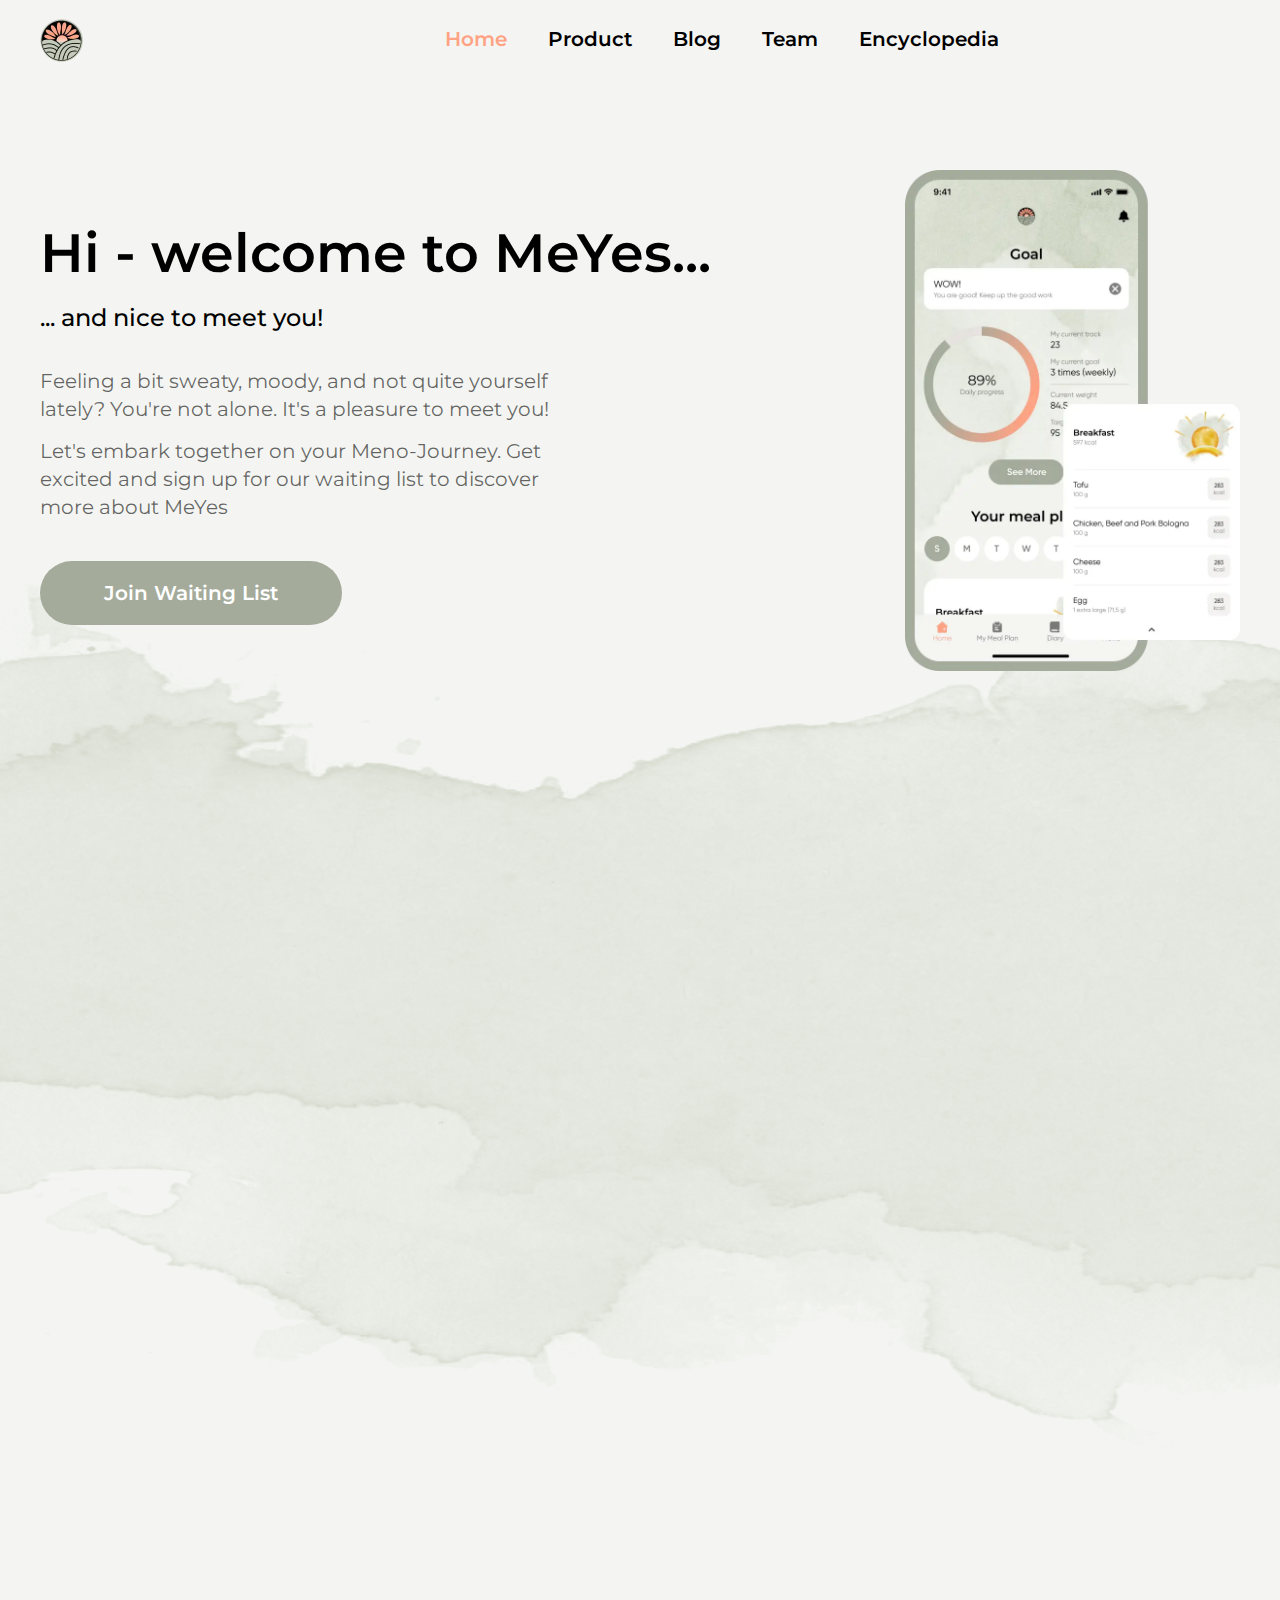
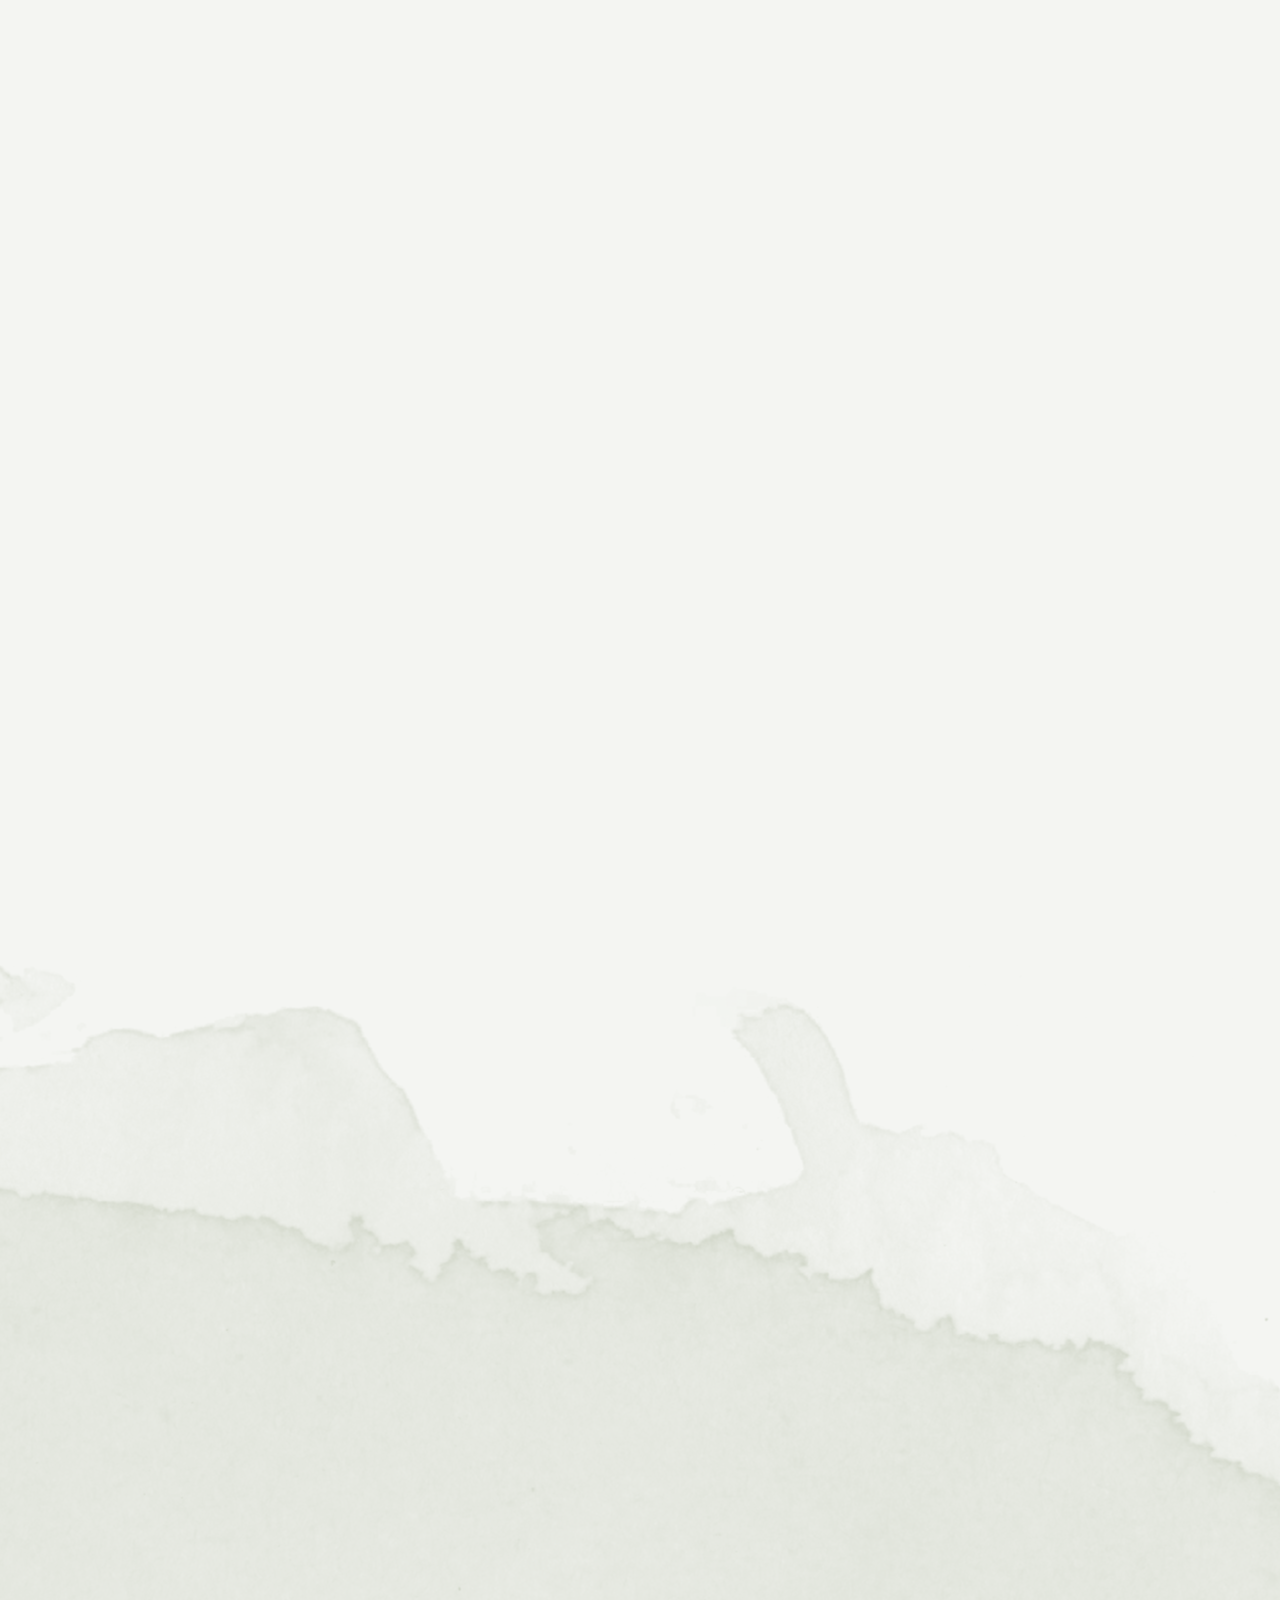
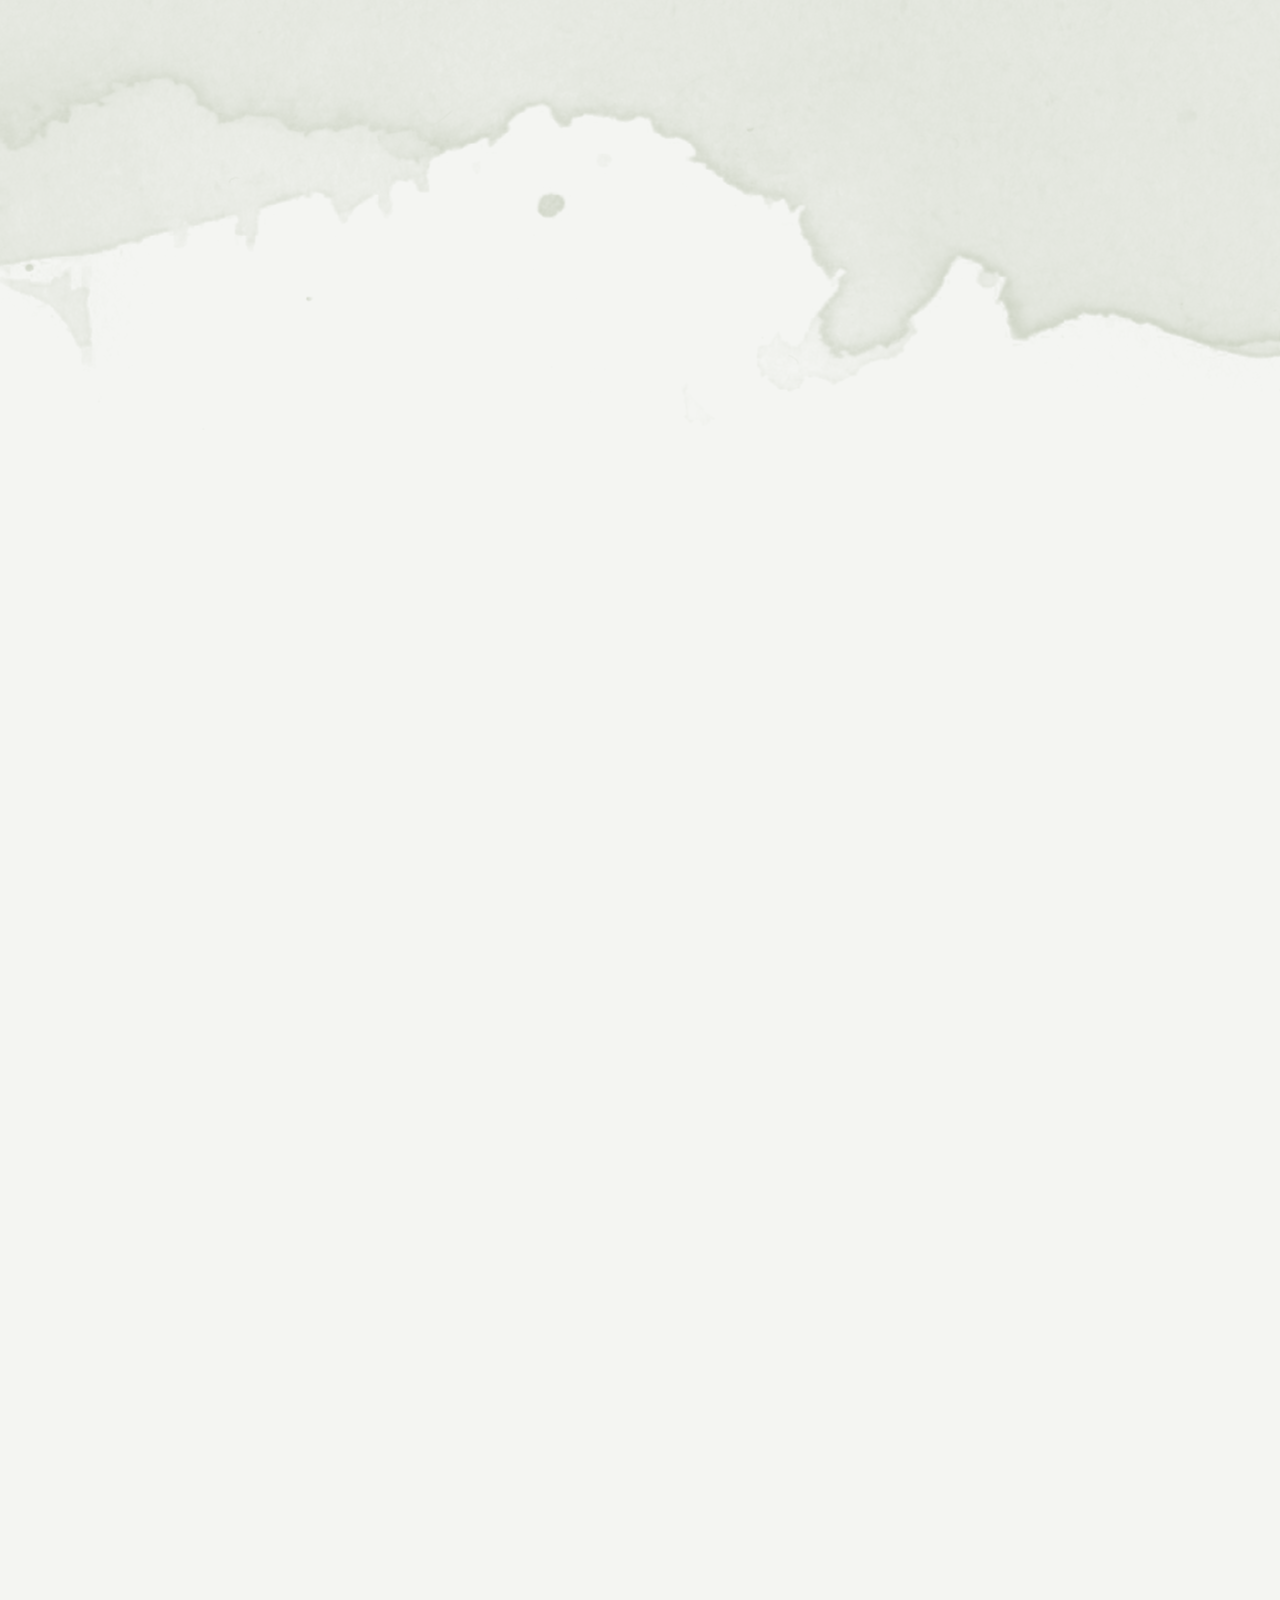
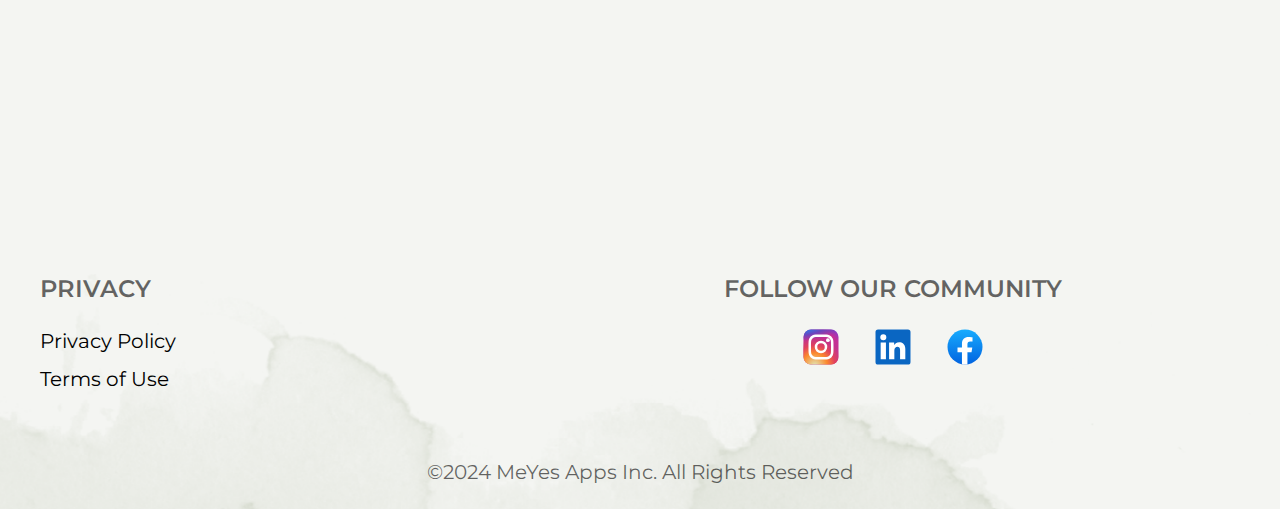
<file: index.html>
<!DOCTYPE html><html lang="en"><head>    <meta charset="UTF-8">    <meta name="viewport" content="width=device-width">    <title>MeYes</title>    <link rel="icon" type="icon" href="img/favicon.png" sizes="16x16">    <link rel="stylesheet" href="css/style.css">    <link rel="preconnect" href="https://fonts.googleapis.com">    <link rel="preconnect" href="https://fonts.gstatic.com" crossorigin>    <link href="https://fonts.googleapis.com/css2?family=Montserrat:ital,wght@0,100..900;1,100..900&display=swap"        rel="stylesheet">        <link rel="stylesheet" href="https://cdn.jsdelivr.net/npm/swiper@11/swiper-bundle.min.css" />     </head><body>    <div class="header__wrapper">        <header class="header">            <div class="container">                <div class="navbar header__body">                    <div class="header__logo"><a href="#"><picture><source srcset="img/Logo.webp" type="image/webp"><img src="img/Logo.png" alt="logo"></picture></a></div>                    <div class="burger">                        <span></span>                    </div>                    <nav class="header__menu nav">                        <ul class="menu">                            <li class="menu__item with__submenu">                                <a class="menu__item-link trigger__link active__link">Home</a>                            </li>                            <li class="menu__item"><a href="product.html" class="menu__item-link">Product</a></li>                            <li class="menu__item"><a href="blog.html" class="menu__item-link">Blog</a></li>                            <li class="menu__item"><a href="team.html" class="menu__item-link">Team</a></li>                            <li class="menu__item"><a href="encyclopedia.html" class="menu__item-link">Encyclopedia</a>                            </li>                        </ul>                    </nav>                </div>            </div>        </header>    </div>    <main>        <div class="main__screen">            <div class="container">                <div class="main__screen-wrapper">                    <div class="main__screen-wrap">                        <h1>                            Hi - welcome to MeYes...                            <br> <span>                                ... and nice to meet you!                            </span>                        </h1>                        <p>Feeling a bit sweaty, moody, and not quite yourself lately? You're not alone. It's a pleasure                            to meet you!                        </p>                        <p class="main__screen-special"> Let's embark together on your Meno-Journey. Get excited and                            sign up for our waiting list to discover more about MeYes                        </p>                        <a class="default__btn button" href="registration.html">Join Waiting List</a>                    </div>                    <div class="main__screen-wrap">                        <picture><source srcset="img/photo_main.webp" type="image/webp"><img src="img/photo_main.png" alt="photo_main"></picture>                    </div>                </div>            </div>        </div>        <div class="main_screen-bg1"></div>             <div class="main_screen-bg2"></div>        <div class="second__screen container_motion">                        <div class="container">                <div class="second__screen-wrapper">                    <picture><source srcset="img/photmain2.webp" type="image/webp"><img src="img/photmain2.png" alt="photmain2"></picture>                    <div class="second__screen-text">                        <h2 class="title_main">What are we doing?</h2>                        <p class="subtitle_main">MeYes is more than just a mobile application; it functions as your                            buddy in crime designed to revolutionize the menopause experience and advocate for a                            happier, healthier lifestyle. We are committed to transforming your experience by providing                            personalized nutrition plans as a starter - good things will come later.</p>                    </div>                </div>            </div>            </h2>        </div>        <div class="third__screen ">            <div class="container">                <div class="third__screeen-wrapper">                    <div class="third__screen-text container_motion">                        <h2 class="title_main">So, what exactly is MeYes?</h2>                        <p class="subtitle_main">It's more than just a mobile application; think of it as your buddy in                            crime, here to revolutionize your menopause experience and champion a happier, healthier                            lifestyle.Our mission? To kickstart your transformation with personalized nutrition plans –                            and trust us, the good stuff is just getting started! :)</p>                    </div>                    <div class="third__screen-items container_motion">                        <div class="third__screen-item third__screen-item1" style="background: url('img/third_icon-bg1.svg');">                            <div class="third__screen-item-text third__screen-item-text1">                                <p>1.9 billion</p>                                <span>Women worldwide may be in menopause</span>                            </div>                        </div>                        <div class="third__screen-item third__screen-item2">                            <div class="third__screen-item-text third__screen-item-text2">                                <p>>5%</p>                                <span>Percentage with early menopause unrelated to a health condition</span>                            </div>                        </div>                        <div class="third__screen-item third__screen-item3">                            <div class="third__screen-item-text third__screen-item-text3">                                <p>51</p>                                <span>Average age periods end for good</span>                            </div>                        </div>                    </div>                </div>            </div>        </div>        <div class="four__screen ">            <div class="container">                <div class="four__screen-wrapper container_motion">                    <div class="fours__screen-text">                       <h2 class="title_main">Our aim is simple:</h2>                         <p class="subtitle_main">to empower you to take charge of your Meno-Journey and elevate your overall health and well-being.</p>                    </div>                    <img src="img/four_icon.webp" alt="four_icon">                </div>                <div class="four__screen-wrapper four__screen-wrapper-special container_motion">                    <div class="fours__screen-text">                       <h2 class="title_main">But how does it all work?</h2>                         <p class="subtitle_main">While our model is AI-driven, we understand that the human experience is complex and unique. That's why we've assembled a team of experts ready to provide personalized meal plans, support, and a nurturing community – all right at your fingertips</p>                    </div>                    <picture><source srcset="img/new_photo.webp" type="image/webp"><img src="img/new_photo.png" alt="four_icon"></picture>                </div>                       </div>        </div>        <div class="my-container container_motion">            <div class="container">                <div class="swiper__flex"> <h2 class="default__title">Why people love MeYes</h2>                    <div class="swiper__flex-btns">                      <div class="swiper-button-next" tabindex="0" role="button" aria-label="Next slide" aria-controls="swiper-wrapper-830ca9cce64ae102"></div>                      <div class="swiper-button-prev" tabindex="0" role="button" aria-label="Previous slide" aria-controls="swiper-wrapper-830ca9cce64ae102"></div></div>                    </div>            </div>            <div class="my-wrapper">            <div class="swiper-container">              <div class="swiper-wrapper">                <div class="swiper-slide swiper-slide2">                    <div class="swiper-slide-container">                                                                     <div class="swiper-slide-wrapper">                                                 <h2>I’ve tried other things. I even got one of those annoying water bottles that lights up to remind you to drink.</h2>                        <p>Despite water being a necessity for life, I have the hardest time making myself drink enough of it. It’s so easy to get immersed in work, life, anything else. Since downloading this app, I have not missed my water consumption goal a single day, because I can’t bare the thought of not filling up my llama. Huge fan. I thank you, my kidneys thank you, my urologist thanks you. 6/5 stars!</p>                        </div>                    </div>                        </div>                <div class="swiper-slide swiper-slide2">                    <div class="swiper-slide-container">                                                                     <div class="swiper-slide-wrapper">                                                 <h2>I’ve tried other things. I even got one of those annoying water bottles that lights up to remind you to drink.</h2>                        <p>Despite water being a necessity for life, I have the hardest time making myself drink enough of it. It’s so easy to get immersed in work, life, anything else. Since downloading this app, I have not missed my water consumption goal a single day, because I can’t bare the thought of not filling up my llama. Huge fan. I thank you, my kidneys thank you, my urologist thanks you. 6/5 stars!</p>                        </div>                    </div>                        </div>                <div class="swiper-slide swiper-slide2">                    <div class="swiper-slide-container">                                                                     <div class="swiper-slide-wrapper">                                                 <h2>I’ve tried other things. I even got one of those annoying water bottles that lights up to remind you to drink.</h2>                        <p>Despite water being a necessity for life, I have the hardest time making myself drink enough of it. It’s so easy to get immersed in work, life, anything else. Since downloading this app, I have not missed my water consumption goal a single day, because I can’t bare the thought of not filling up my llama. Huge fan. I thank you, my kidneys thank you, my urologist thanks you. 6/5 stars!</p>                        </div>                    </div>                        </div>                              <div class="swiper-slide swiper-slide2">                    <div class="swiper-slide-container">                                                                     <div class="swiper-slide-wrapper">                                                 <h2>I’ve tried other things. I even got one of those annoying water bottles that lights up to remind you to drink.</h2>                        <p>Despite water being a necessity for life, I have the hardest time making myself drink enough of it. It’s so easy to get immersed in work, life, anything else. Since downloading this app, I have not missed my water consumption goal a single day, because I can’t bare the thought of not filling up my llama. Huge fan. I thank you, my kidneys thank you, my urologist thanks you. 6/5 stars!</p>                        </div>                    </div>                        </div>                <div class="swiper-slide swiper-slide2">                    <div class="swiper-slide-container">                                                                     <div class="swiper-slide-wrapper">                                                 <h2>I’ve tried other things. I even got one of those annoying water bottles that lights up to remind you to drink.</h2>                        <p>Despite water being a necessity for life, I have the hardest time making myself drink enough of it. It’s so easy to get immersed in work, life, anything else. Since downloading this app, I have not missed my water consumption goal a single day, because I can’t bare the thought of not filling up my llama. Huge fan. I thank you, my kidneys thank you, my urologist thanks you. 6/5 stars!</p>                        </div>                    </div>                        </div>                                      </div>                         </div>          </div>          <div class="swiper-pagination"></div>      </div>           <div class="join__screen join__screen3 container_motion">        <div class="container">            <div class="join__screen-wrapper">                <h2>Join Our Community Today!</h2>                <p>We invite you to join our lively community and kickstartyour journey to success. Don't miss out on the chance to connect, learn, and thrive alongside like-minded individuals. Let's come together, because you are not alone!</p>                <a class="default__btn  button" id="two" href="registration.html">Join us</a>            </div>        </div>       </div>              <div class="contact container_motion">            <div class="container">                <div class="contact__wrapper">                    <div class="contact__wrapper-text">                        <p>Contact form</p>                        <h2>Questions remain</h2>                    </div>                                      <form action="https://getlaunchlist.com/s/zLveQk" method="POST" class="form">                        <div class="form-flex">                            <div class="form__box">                                <input type="text" name="name" placeholder="Name">                            </div>                            <div class="form__box">                                <input type="email" name="email" placeholder="Email">                            </div>                        </div>                        <div class="form__box">                            <textarea name="" name="description" id="" cols="30" rows="10"                                placeholder="Describe briefly how we can help you"></textarea>                        </div>                        <button type="submit">Send</button>                    </form>                </div>            </div>        </div>    </main>    <!-- Footer-->    <footer >    <div class="footer">                <div class="container">            <div class="footer__box">                <div class="footer__privacy footer__title">                    Privacy                    <div class="footer__privacy_btn">                        <a href="privacy_policy.html">Privacy Policy</a>                        <a href="terms_of_use.html">Terms of Use</a>                    </div>                </div>                <div class="footer__container">                    <div class="footer__title">                        Follow our community                    </div>                    <div class="footer__wrapper">                        <div class="footer__wrap">                            <a href="https://www.instagram.com/meyes_app?utm_source=qr" target="blank"><picture><source srcset="img/instagram1.svg" type="image/webp"><img src="img/instagram1.svg" alt="instagram"></picture></a>                                                   </div>                                               <div class="footer__wrap">                            <a href="https://www.linkedin.com/company/meyesapp/" target="blank"><picture><source srcset="img/LinkedIn1.svg" type="image/webp"><img src="img/LinkedIn1.svg" alt="linkedin"></picture></a>                                                  </div>                        <div class="footer__wrap">                            <a href="https://www.facebook.com/profile.php?id=61557048317930" target="blank"><picture><source srcset="img/Facebook1.svg" type="image/webp"><img src="img/Facebook1.svg" alt="facebook"></picture></a>                                                    </div>                    </div>                </div>            </div>                                           <div class="footer__copyrating">                ©2024 MeYes Apps Inc. All Rights Reserved            </div>            </div>    </div>  </footer>    <script src="https://cdn.jsdelivr.net/npm/swiper@11/swiper-bundle.min.js"></script>    <script src="https://code.jquery.com/jquery-3.5.1.js"        integrity="sha256-QWo7LDvxbWT2tbbQ97B53yJnYU3WhH/C8ycbRAkjPDc=" crossorigin="anonymous"></script>    <script src="js/script.js"></script>    <script>        var swiper = new Swiper('.swiper-container', {      slidesPerView: 1.46      ,      watchOverflow: true,      spaceBetween: 30,      loop: true,            pagination: {        el: '.swiper-pagination',        clickable: true,      },         navigation: {        nextEl: '.swiper-button-next',        prevEl: '.swiper-button-prev',      },      breakpoints: {       320: {      slidesPerView: 1,        }, // when window width is >= 480px    480: {      slidesPerView: 1,         },    // when window width is >= 640px    640: {      slidesPerView: 1,              },    1200: {      slidesPerView: 1,      width:900,              },    1919: {      slidesPerView: 1.39,      centeredSlides: true,      width:1200,          }  }    });    swiper.slideTo(1);            </script></body></html>
</file>
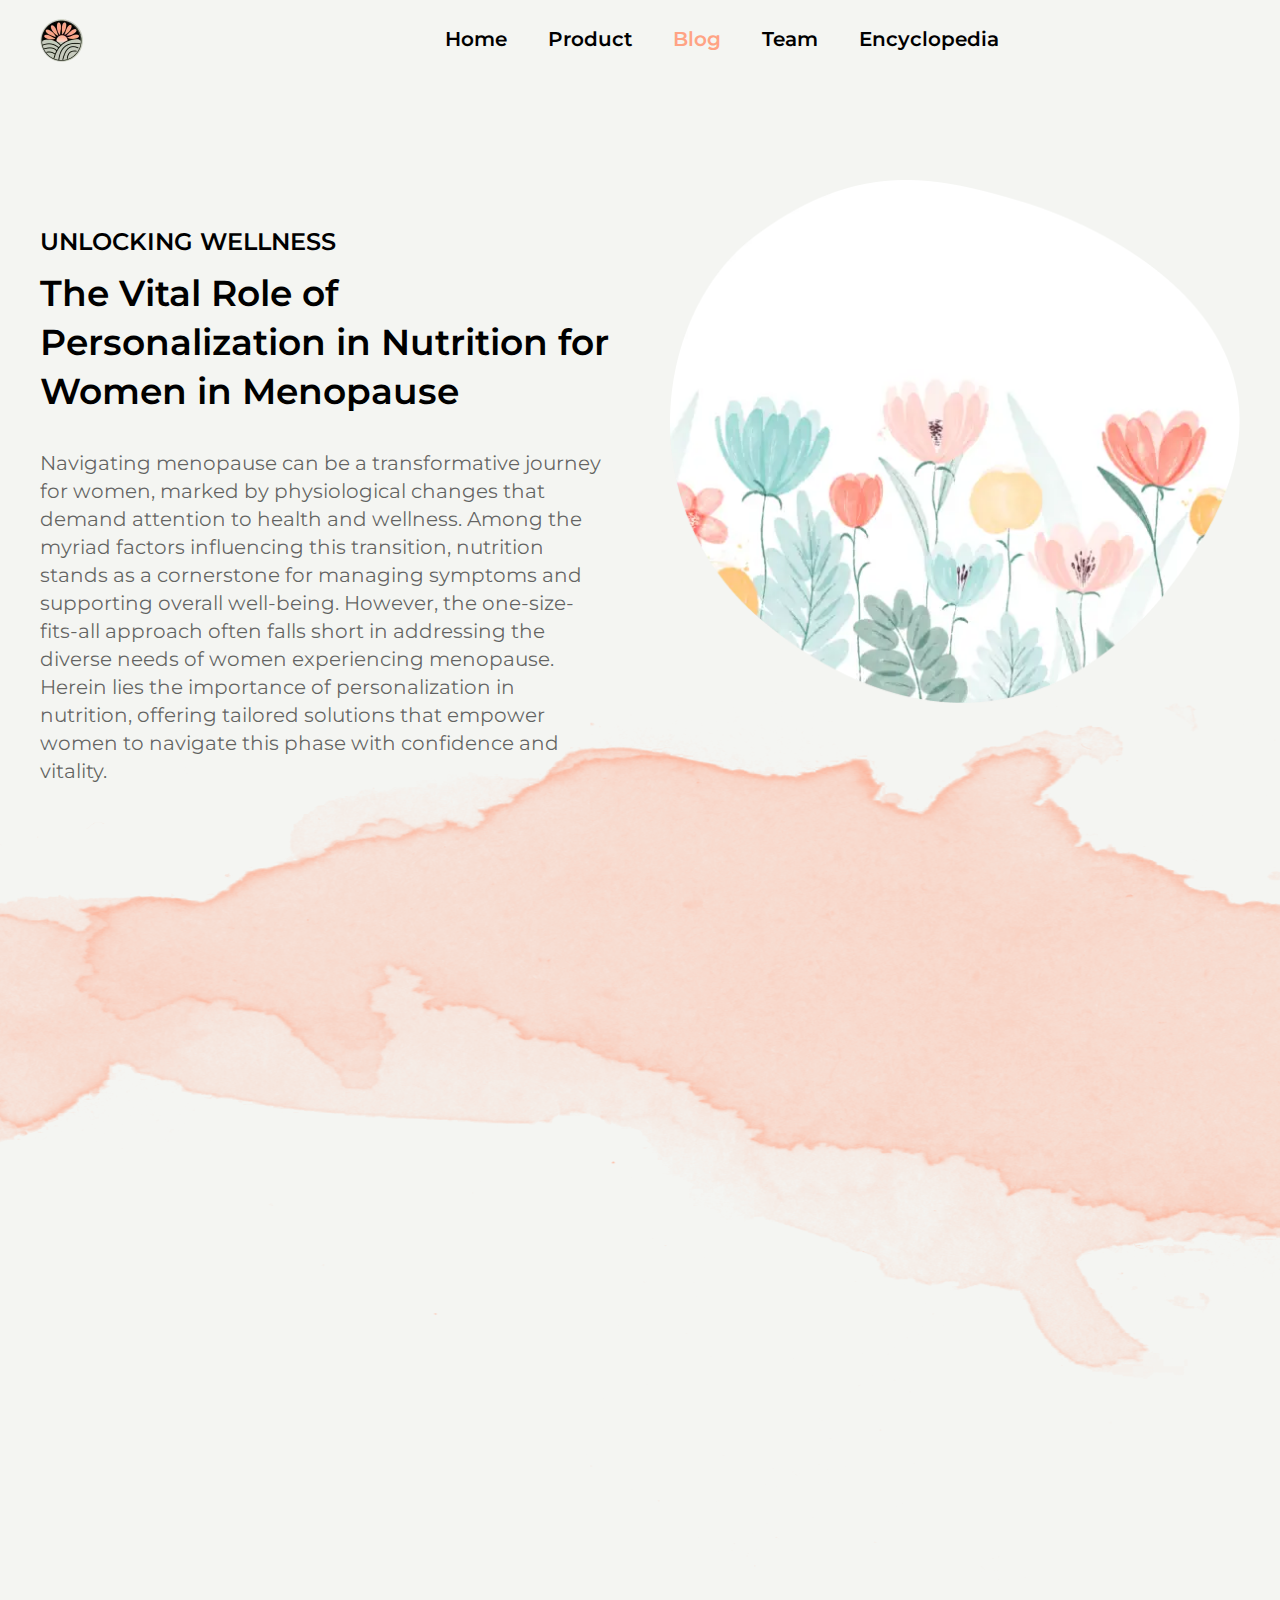
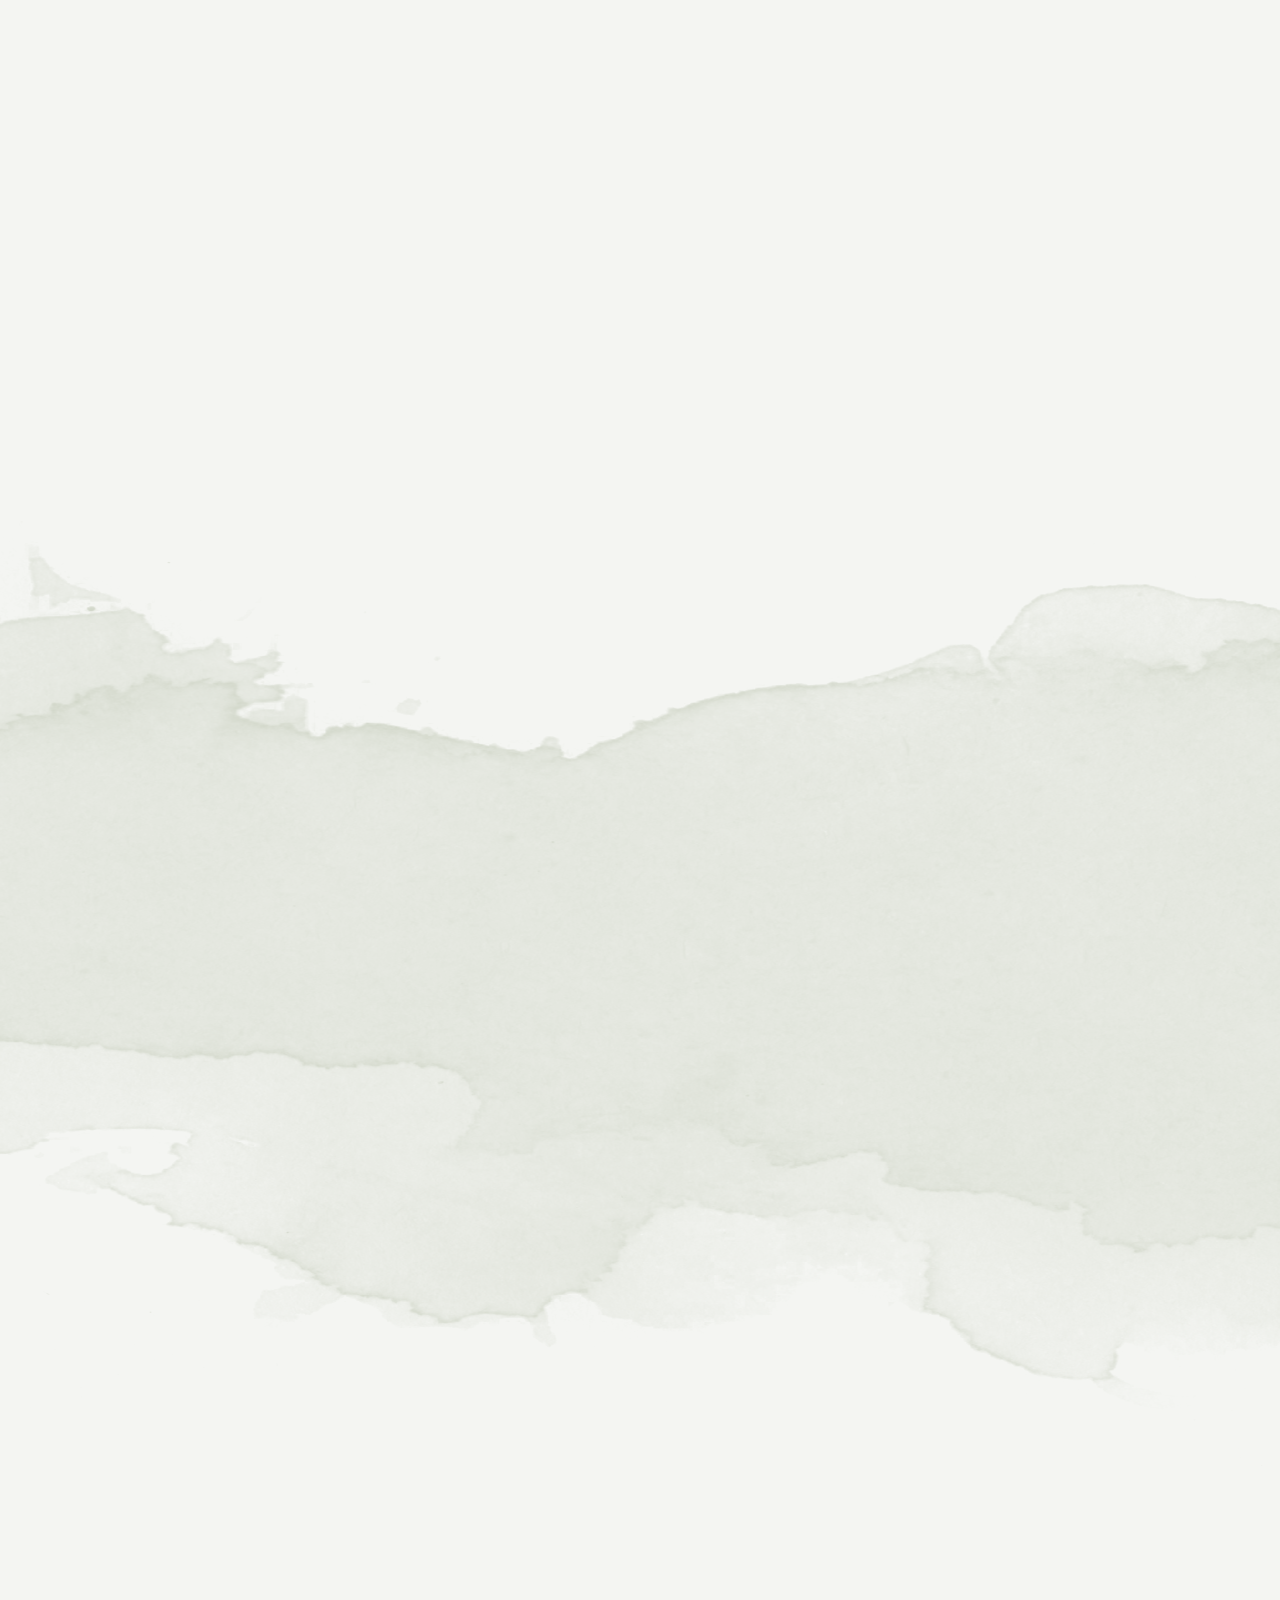
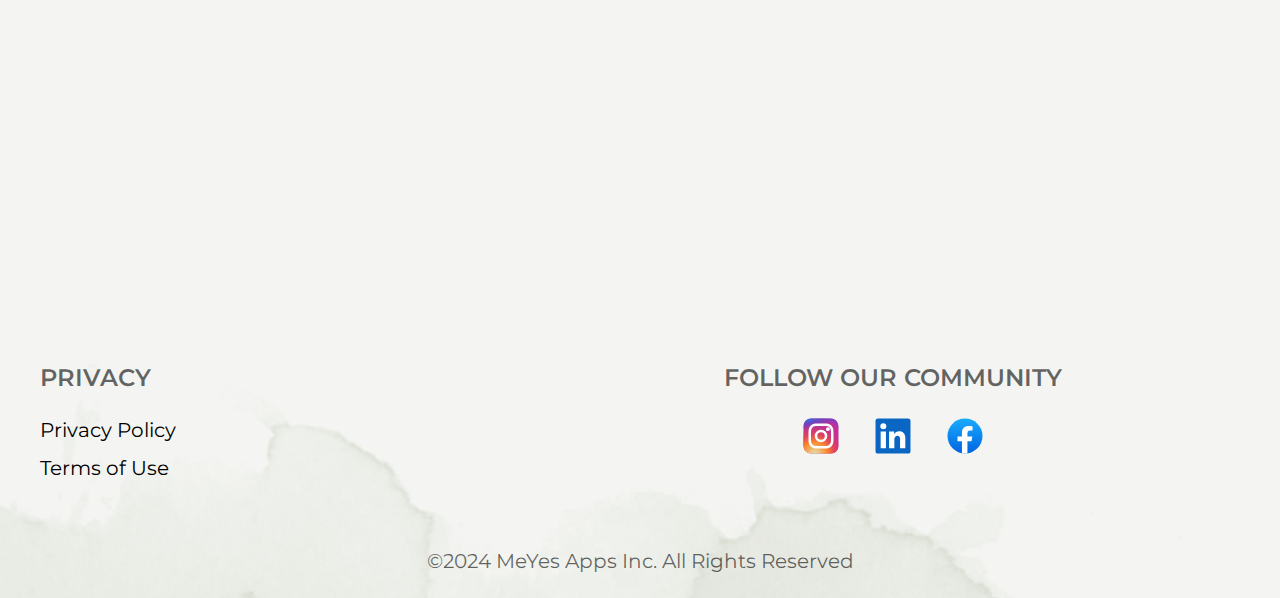
<file: blog.html>
<!DOCTYPE html><html lang="en"><head>    <meta charset="UTF-8">    <meta name="viewport" content="width=device-width">    <title>MeYes</title>    <link rel="icon" type="icon" href="img/favicon.png" sizes="16x16">    <link rel="stylesheet" href="css/style.css">    <link rel="preconnect" href="https://fonts.googleapis.com">    <link rel="preconnect" href="https://fonts.gstatic.com" crossorigin>    <link href="https://fonts.googleapis.com/css2?family=Montserrat:ital,wght@0,100..900;1,100..900&display=swap"        rel="stylesheet">      </head><body>    <header class="header">        <div class="container">            <div class="navbar header__body">                <div class="header__logo"><a href="#"><picture><source srcset="img/Logo.webp" type="image/webp"><img src="img/Logo.png" alt="logo"></picture></a></div>                <div class="burger">                    <span></span>                </div>                <nav class="header__menu nav">                    <ul class="menu">                        <li class="menu__item with__submenu">                            <a class="menu__item-link trigger__link" href="index.html">Home</a>                        </li>                        <li class="menu__item"><a href="product.html" class="menu__item-link">Product</a></li>                        <li class="menu__item"><a class="menu__item-link active__link">Blog</a></li>                        <li class="menu__item"><a href="team.html" class="menu__item-link ">Team</a></li>                        <li  class="menu__item"><a href="encyclopedia.html" class="menu__item-link">Encyclopedia</a></li>                    </ul>                </nav>            </div>        </div>    </header>    <main>        <div class="blog__bg1"></div>        <div class="blog__bg2"></div>        <div class="blog" >                       <div class="container">                <div class="blog__wrapper blog__section-wrap">                                      <div class="blog__wrap">                        <h1 class="blog__wrap-title default__title">                           <span>Unlocking Wellness</span>  The Vital Role of Personalization in Nutrition for Women in Menopause                        </h1>                        <p class="default__subtitle">                            Navigating menopause can be a transformative journey for women, marked by physiological                            changes that demand attention to health and wellness. Among the myriad factors influencing                            this transition, nutrition stands as a cornerstone for managing symptoms and supporting                            overall well-being. However, the one-size-fits-all approach often falls short in addressing                            the diverse needs of women experiencing menopause. Herein lies the importance of                            personalization in nutrition, offering tailored solutions that empower women to navigate                            this phase with confidence and vitality.                        </p>                    </div>                    <div class="blog__wrap">                        <picture><source srcset="img/Vector_1.webp" type="image/webp"><img src="img/Vector_1.png" alt="Vector_1"></picture>                    </div>                </div>            </div>        </div>        <div class="blog__section2 blog__section container_motion">            <div class="container">                <div class="blog__section-wrap">                    <picture><source srcset="img/Vector_2.webp" type="image/webp"><img src="img/Vector_2.png" alt="Vector_2"></picture>                    <div class="blog__section-text">                        <h2 class="default__title">Understanding Individual Needs</h2>                        <p class="default__subtitle">No two women experience menopause in the same way. Hormonal fluctuations, metabolic changes, and lifestyle factors contribute to a unique set of challenges and opportunities for each individual. Personalization in nutrition acknowledges these differences, recognizing that what works for one woman may not be suitable for another. By conducting comprehensive assessments of nutritional requirements, preferences, and health goals, personalized nutrition plans can be crafted to address specific needs and optimize outcomes.</p>                    </div>                                    </div>            </div>        </div>        <div class="blog__section3 blog__section container_motion" >            <div class="container">                <div class="blog__section-wrap">                                      <div class="blog__section-text">                        <h2 class="default__title">Managing Symptoms</h2>                        <p class="default__subtitle">One of the primary concerns for women in menopause is the increased risk of osteoporosis due to declining estrogen levels. Personalized nutrition plays a pivotal role in supporting bone health through adequate intake of calcium, vitamin D, and other essential nutrients. Tailored dietary plans can emphasize calcium-rich foods like dairy products, leafy greens, and fortified cereals, while also incorporating vitamin D sources such as fatty fish and fortified dairy alternatives. By prioritizing bone-supportive nutrients, personalized nutrition helps women safeguard their skeletal health and reduce the risk of fractures.</p>                    </div>                    <picture><source srcset="img/photo_11.webp" type="image/webp"><img src="img/photo_11.png" alt="photo_11"></picture>                </div>            </div>        </div>        <div class="blog__section4 blog__section container_motion">            <div class="container">                <div class="blog__section-wrap">                    <img src="img/Frame123.webp" alt="Frame123">                    <div class="blog__section-text">                        <h2 class="default__title">Supporting Bone Health</h2>                        <p class="default__subtitle">One of the primary concerns for women in menopause is the increased risk of osteoporosis due to declining estrogen levels. Personalized nutrition plays a pivotal role in supporting bone health through adequate intake of calcium, vitamin D, and other essential nutrients. Tailored dietary plans can emphasize calcium-rich foods like dairy products, leafy greens, and fortified cereals, while also incorporating vitamin D sources such as fatty fish and fortified dairy alternatives. By prioritizing bone-supportive nutrients, personalized nutrition helps women safeguard their skeletal health and reduce the risk of fractures.</p>                    </div>                                 </div>            </div>        </div>        <div class="blog__section5 blog__section ">            <div class="container">                <div class="blog__section-wrap">                                       <div class="blog__section-text">                        <h2 class="default__title container_motion">Empowering Long-Term Wellness</h2>                        <p class="default__subtitle container_motion">Beyond symptom management, personalized nutrition fosters a holistic approach to long-term wellness during menopause and beyond. By promoting dietary diversity, mindful eating practices, and sustainable lifestyle habits, personalized nutrition empowers women to cultivate a healthy relationship with food and their bodies. This empowerment extends beyond menopause, laying the foundation for lifelong wellness and vitality. With personalized nutrition as a guiding principle, women can embrace this transformative phase of life with resilience, vitality, and a sense of empowerment.</p>                        <p class="default__subtitle container_motion">In the journey through menopause, personalized nutrition emerges as a powerful tool for supporting women's health and well-being. By recognizing individual needs, managing symptoms, supporting bone health, and fostering long-term wellness, personalized nutrition empowers women to navigate this transition with confidence and vitality. As we embrace the importance of personalized nutrition, we unlock the potential for women to thrive during menopause and beyond, embracing each phase of life with resilience and vitality.</p>                    </div>                    <picture><source srcset="img/photo_11.webp" type="image/webp"><img src="img/photo_11.png" alt="photo_11" class="container_motion"></picture>                </div>            </div>        </div>    </main>    <!-- Footer-->    <footer >    <div class="footer">                <div class="container">            <div class="footer__box">                <div class="footer__privacy footer__title">                    Privacy                    <div class="footer__privacy_btn">                        <a href="privacy_policy.html">Privacy Policy</a>                        <a href="terms_of_use.html">Terms of Use</a>                    </div>                </div>                <div class="footer__container">                    <div class="footer__title">                        Follow our community                    </div>                    <div class="footer__wrapper">                        <div class="footer__wrap">                            <a href="https://www.instagram.com/meyes_app?utm_source=qr" target="blank"><picture><source srcset="img/instagram1.svg" type="image/webp"><img src="img/instagram1.svg" alt="instagram"></picture></a>                                                   </div>                                               <div class="footer__wrap">                            <a href="https://www.linkedin.com/company/meyesapp/" target="blank"><picture><source srcset="img/LinkedIn1.svg" type="image/webp"><img src="img/LinkedIn1.svg" alt="linkedin"></picture></a>                                                  </div>                        <div class="footer__wrap">                            <a href="https://www.facebook.com/profile.php?id=61557048317930" target="blank"><picture><source srcset="img/Facebook1.svg" type="image/webp"><img src="img/Facebook1.svg" alt="facebook"></picture></a>                                                    </div>                    </div>                </div>            </div>                                           <div class="footer__copyrating">                ©2024 MeYes Apps Inc. All Rights Reserved            </div>            </div>    </div>  </footer>    <script src="https://code.jquery.com/jquery-3.5.1.js"    integrity="sha256-QWo7LDvxbWT2tbbQ97B53yJnYU3WhH/C8ycbRAkjPDc=" crossorigin="anonymous"></script><script src="js/script.js"></script></body>   </html>
</file>
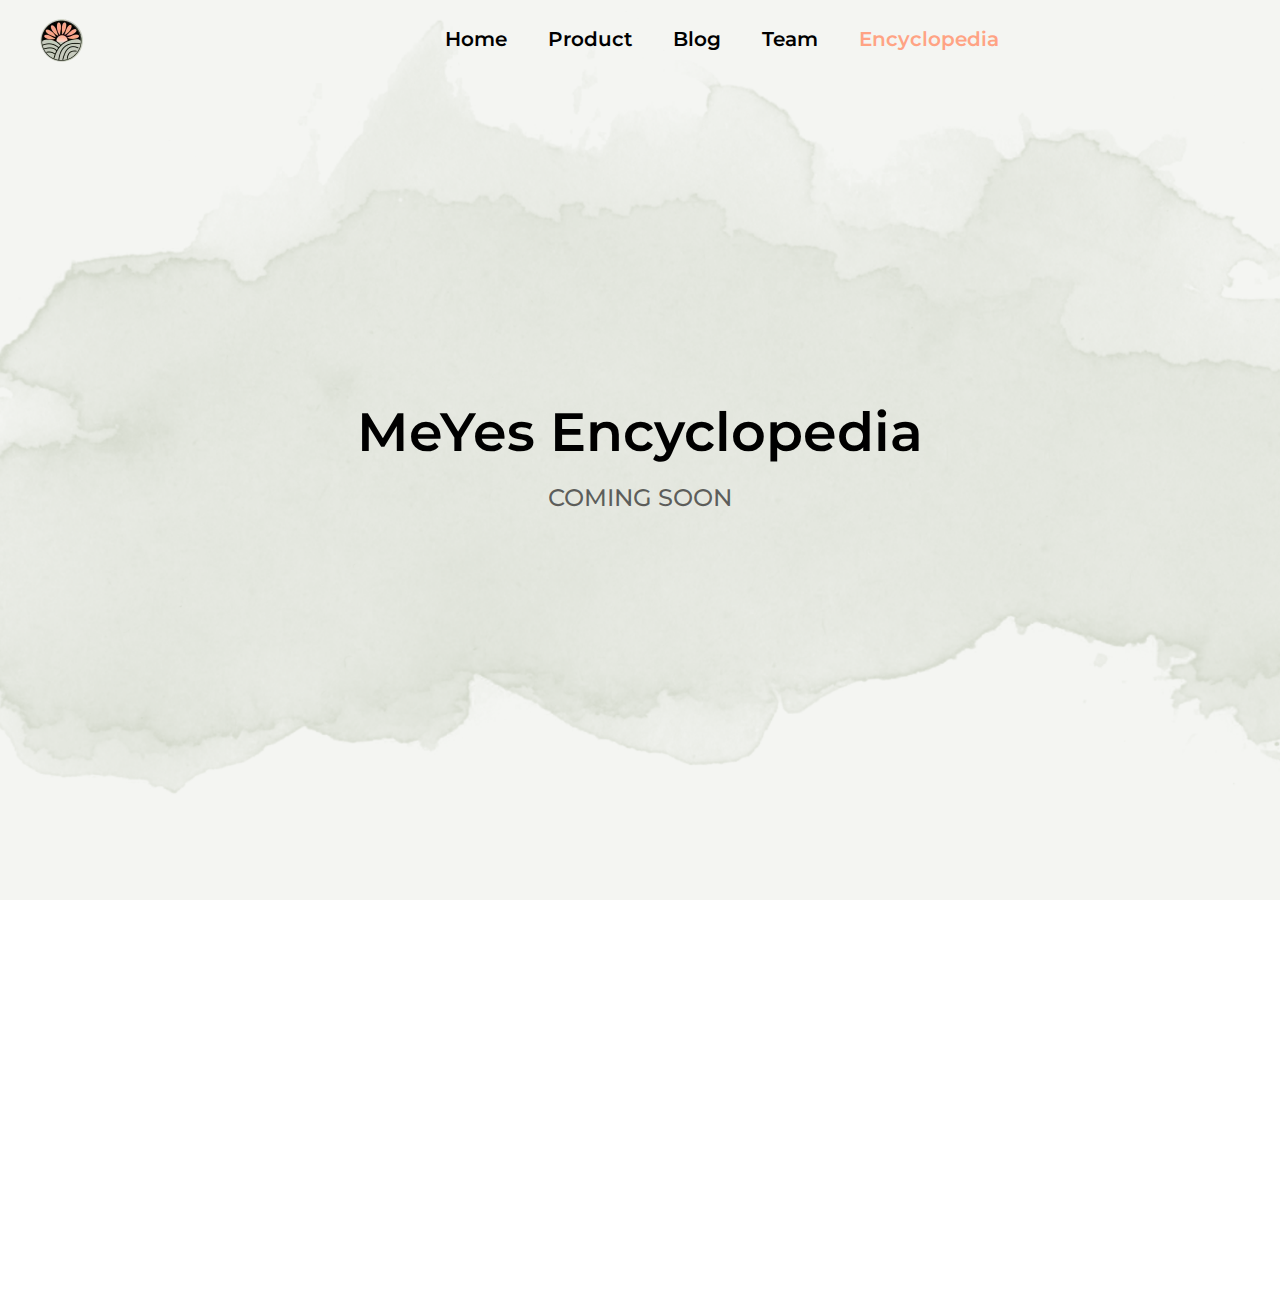
<file: encyclopedia.html>
<!DOCTYPE html><html lang="en"><head>    <meta charset="UTF-8">    <meta name="viewport" content="width=device-width">    <title>MeYes Encyclopedia</title>    <link rel="icon" type="icon" href="img/favicon.png" sizes="16x16">    <link rel="stylesheet" href="css/style.css">    <link rel="preconnect" href="https://fonts.googleapis.com">    <link rel="preconnect" href="https://fonts.gstatic.com" crossorigin>    <link href="https://fonts.googleapis.com/css2?family=Montserrat:ital,wght@0,100..900;1,100..900&display=swap"        rel="stylesheet">          </head><body class="body__enc">    <div class="header__wrapper">        <header class="header">            <div class="container">                <div class="navbar header__body">                    <div class="header__logo"><a href="/"><picture><source srcset="img/Logo.webp" type="image/webp"><img src="img/Logo.png" alt="logo"></picture></a></div>                    <div class="burger">                        <span></span>                    </div>                    <nav class="header__menu nav">                        <ul class="menu">                            <li class="menu__item with__submenu">                                <a class="menu__item-link trigger__link " href="index.html">Home</a>                            </li>                            <li class="menu__item"><a href="product.html" class="menu__item-link">Product</a></li>                            <li class="menu__item"><a href="blog.html" class="menu__item-link">Blog</a></li>                            <li class="menu__item"><a href="team.html" class="menu__item-link">Team</a></li>                            <li class="menu__item"><a href="encyclopedia.html" class="menu__item-link active__link">Encyclopedia</a>                            </li>                        </ul>                    </nav>                </div>            </div>        </header>    </div>    <div class="enc">        <div class="container">            <div class="enc__wrapper">                <h1>MeYes Encyclopedia</h1>                <p>COMING SOON</p>            </div>        </div>    </div>         <script src="https://cdn.jsdelivr.net/npm/swiper@11/swiper-bundle.min.js"></script>      <script src="https://code.jquery.com/jquery-3.5.1.js"          integrity="sha256-QWo7LDvxbWT2tbbQ97B53yJnYU3WhH/C8ycbRAkjPDc=" crossorigin="anonymous"></script>        <script src="js/script.js"></script>    </body>    </html>
</file>
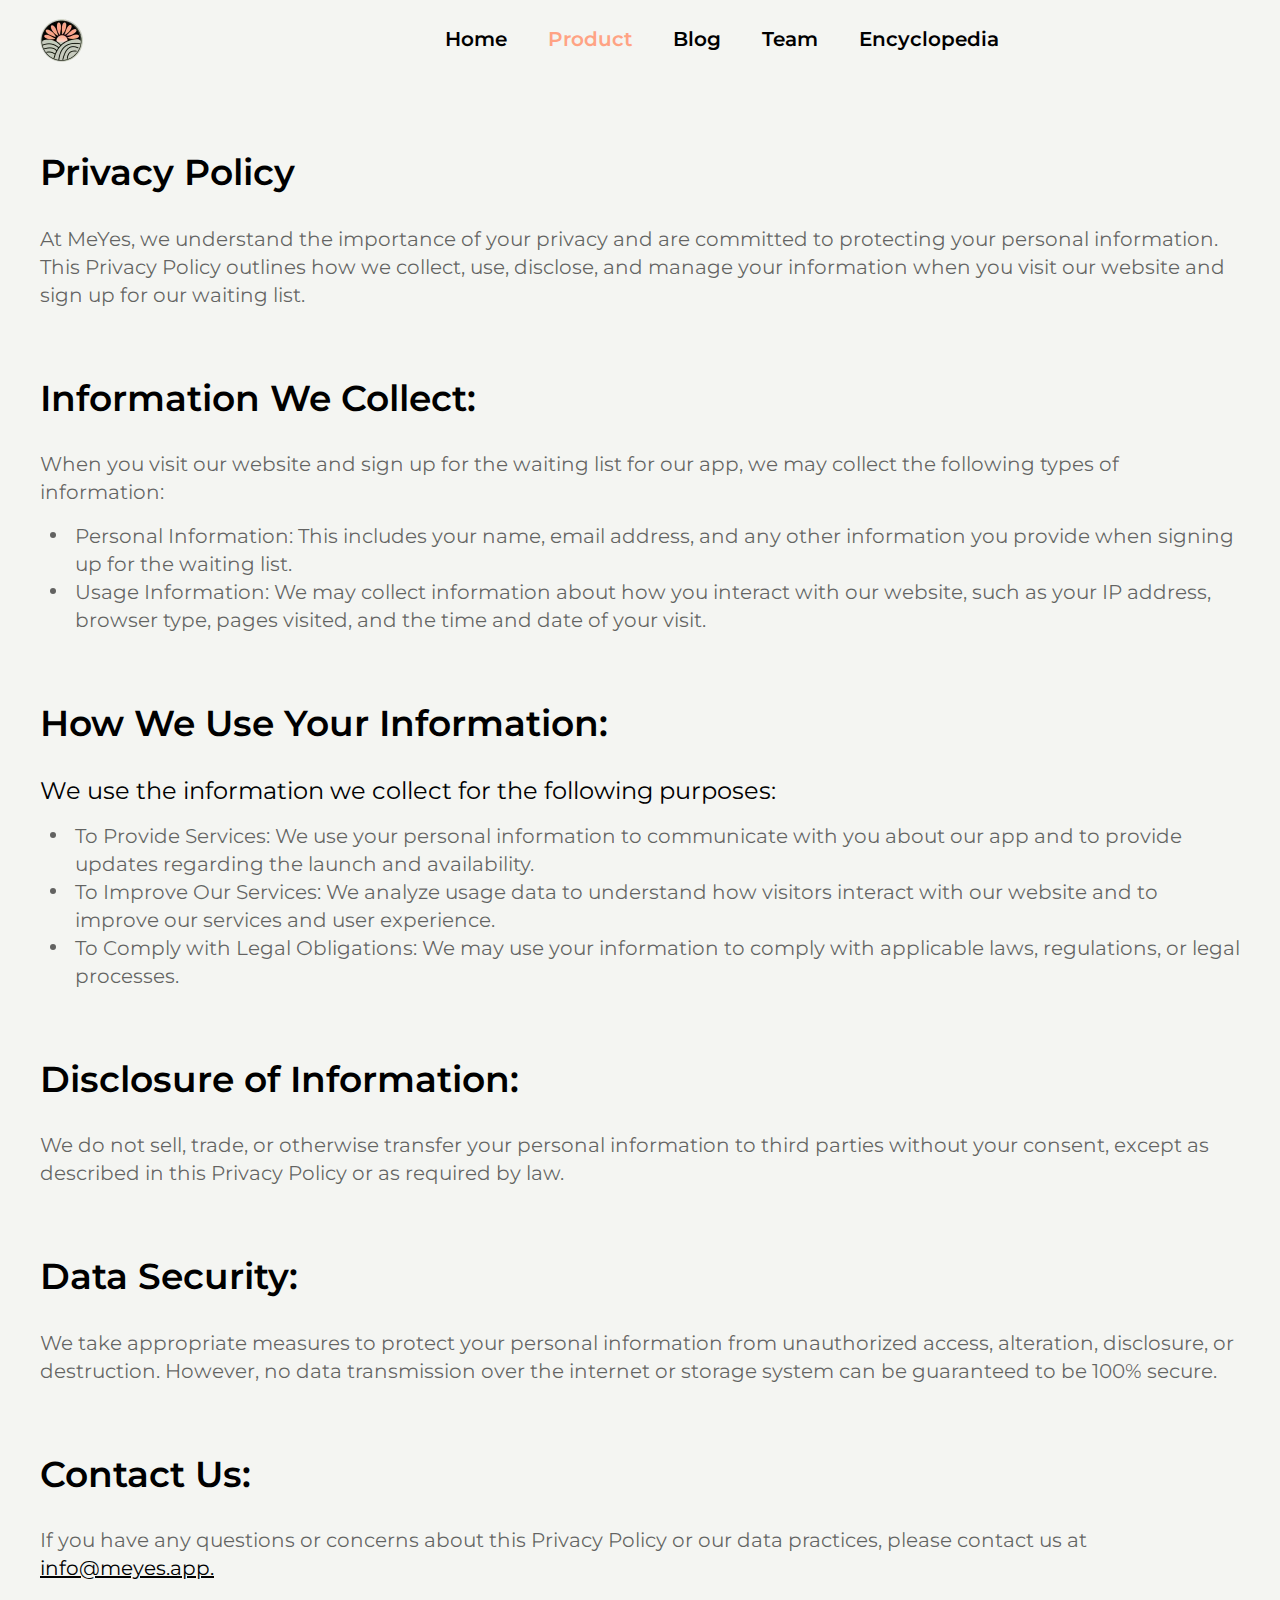
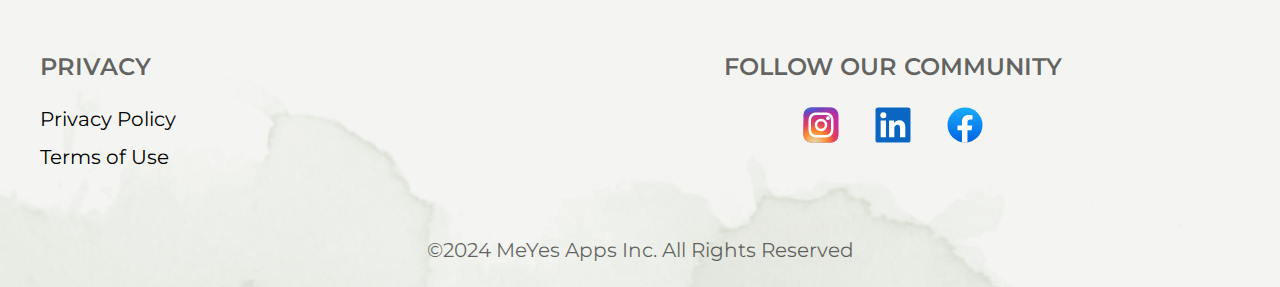
<file: privacy_policy.html>
<!DOCTYPE html><html lang="en"><head>    <meta charset="UTF-8">    <meta name="viewport" content="width=device-width">    <title>MeYes Privacy Policy</title>    <link rel="icon" type="icon" href="img/favicon.png" sizes="16x16">    <link rel="stylesheet" href="css/style.css">    <link rel="preconnect" href="https://fonts.googleapis.com">    <link rel="preconnect" href="https://fonts.gstatic.com" crossorigin>    <link href="https://fonts.googleapis.com/css2?family=Montserrat:ital,wght@0,100..900;1,100..900&display=swap"        rel="stylesheet"></head><body>    <div class="header__wrapper">        <header class="header">            <div class="container">                <div class="navbar header__body">                    <div class="header__logo"><a href="#"><picture><source srcset="img/Logo.webp" type="image/webp"><img src="img/Logo.png" alt="logo"></picture></a></div>                    <div class="burger">                        <span></span>                    </div>                    <nav class="header__menu nav">                        <ul class="menu">                            <li class="menu__item with__submenu">                                <a class="menu__item-link trigger__link" href="index.html">Home</a>                            </li>                            <li class="menu__item"><a class="menu__item-link active__link">Product</a></li>                            <li class="menu__item"><a href="blog.html" class="menu__item-link">Blog</a></li>                            <li class="menu__item"><a href="team.html" class="menu__item-link">Team</a></li>                            <li class="menu__item"><a href="encyclopedia.html" class="menu__item-link">Encyclopedia</a>                            </li>                        </ul>                    </nav>                </div>            </div>        </header>    </div>    <main>        <div class="privacy">            <div class="container">                <div class="privacy__description">                    <h2>Privacy Policy</h2>                    <p class="mt-32">At MeYes, we understand the importance of your privacy and are committed to                        protecting your                        personal information. This Privacy Policy outlines how we collect, use, disclose, and manage                        your information when you visit our website and sign up for our waiting list.</p>                </div>                <div class="privacy__description">                    <h2>Information We Collect:</h2>                    <p class="mt-32">When you visit our website and sign up for the waiting list for our app, we may                        collect the                        following types of information:</p>                    <ul>                        <li> Personal Information: This includes your name, email address, and any other information you                            provide when signing up for the waiting list.                        </li>                        <li> Usage Information: We may collect information about how you interact with our website, such                            as                            your IP address, browser type, pages visited, and the time and date of your visit.</li>                    </ul>                </div>                <div class="privacy__description">                    <h2>How We Use Your Information:</h2>                    <h4 class="mt-32">We use the information we collect for the following purposes:</h4>                    <ul>                        <li> To Provide Services: We use your personal information to communicate with you about our app                            and to provide updates regarding the launch and availability.                        </li>                        <li> To Improve Our Services: We analyze usage data to understand how visitors interact with our                            website and to improve our services and user experience.</li>                        <li>To Comply with Legal Obligations: We may use your information to comply with applicable                            laws, regulations, or legal processes.</li>                    </ul>                </div>                <div class="privacy__description">                    <h2>Disclosure of Information:</h2>                    <p class="mt-32">We do not sell, trade, or otherwise transfer your personal information to third                        parties without your consent, except as described in this Privacy Policy or as required by law.                    </p>                </div>                <div class="privacy__description">                    <h2>Data Security:</h2>                    <p class="mt-32">We take appropriate measures to protect your personal information from unauthorized                        access, alteration, disclosure, or destruction. However, no data transmission over the internet                        or storage system can be guaranteed to be 100% secure.                    </p>                </div>                <div class="privacy__description">                    <h2>Contact Us:</h2>                    <p class="mt-32">If you have any questions or concerns about this Privacy Policy or our data practices, please contact us at <a href="mailto:info@meyes.app">info@meyes.app.</a>                     </p>                </div>            </div>        </div>    </main>    <!-- Footer-->    <footer >    <div class="footer">                <div class="container">            <div class="footer__box">                <div class="footer__privacy footer__title">                    Privacy                    <div class="footer__privacy_btn">                        <a href="privacy_policy.html">Privacy Policy</a>                        <a href="terms_of_use.html">Terms of Use</a>                    </div>                </div>                <div class="footer__container">                    <div class="footer__title">                        Follow our community                    </div>                    <div class="footer__wrapper">                        <div class="footer__wrap">                            <a href="https://www.instagram.com/meyes_app?utm_source=qr" target="blank"><picture><source srcset="img/instagram1.svg" type="image/webp"><img src="img/instagram1.svg" alt="instagram"></picture></a>                                                   </div>                                               <div class="footer__wrap">                            <a href="https://www.linkedin.com/company/meyesapp/" target="blank"><picture><source srcset="img/LinkedIn1.svg" type="image/webp"><img src="img/LinkedIn1.svg" alt="linkedin"></picture></a>                                                  </div>                        <div class="footer__wrap">                            <a href="https://www.facebook.com/profile.php?id=61557048317930" target="blank"><picture><source srcset="img/Facebook1.svg" type="image/webp"><img src="img/Facebook1.svg" alt="facebook"></picture></a>                                                    </div>                    </div>                </div>            </div>                                           <div class="footer__copyrating">                ©2024 MeYes Apps Inc. All Rights Reserved            </div>            </div>    </div>  </footer>    <script src="https://code.jquery.com/jquery-3.5.1.js"        integrity="sha256-QWo7LDvxbWT2tbbQ97B53yJnYU3WhH/C8ycbRAkjPDc=" crossorigin="anonymous"></script>    <script src="js/script.js"></script></body></html>
</file>
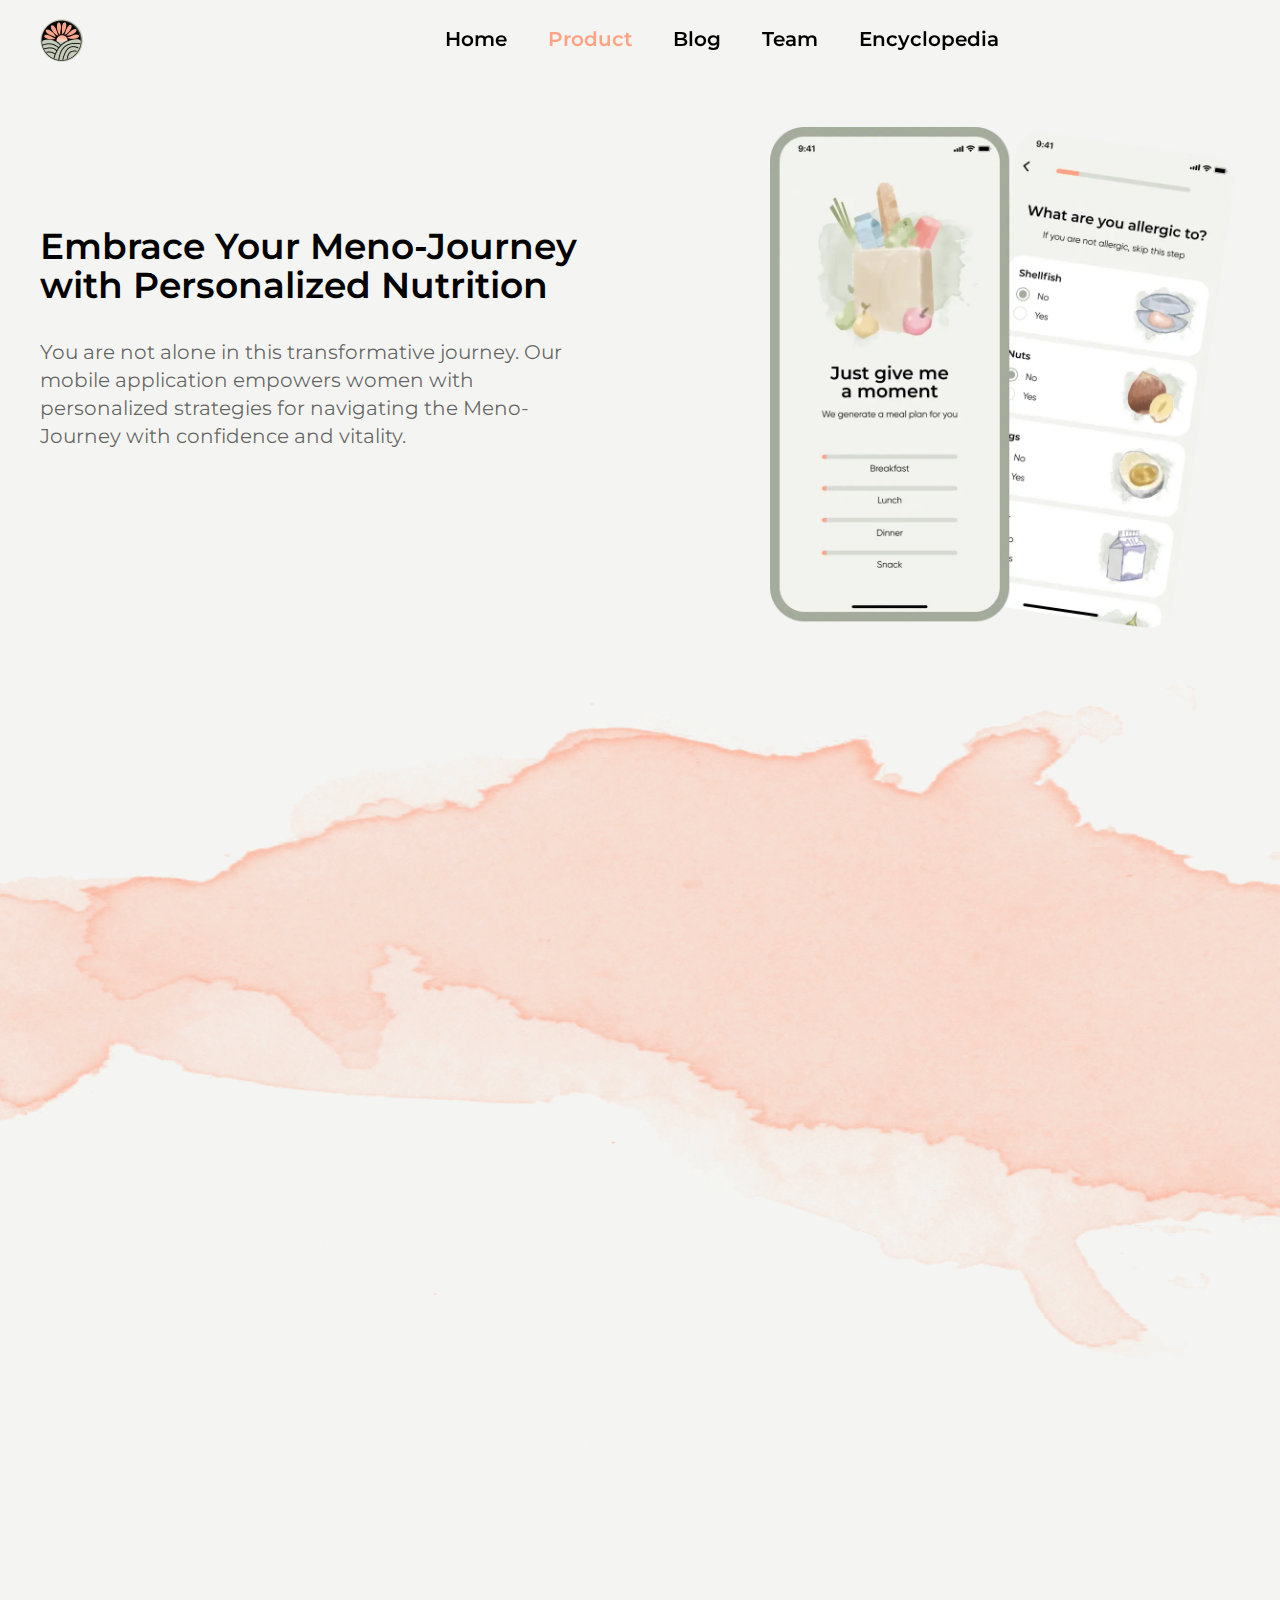
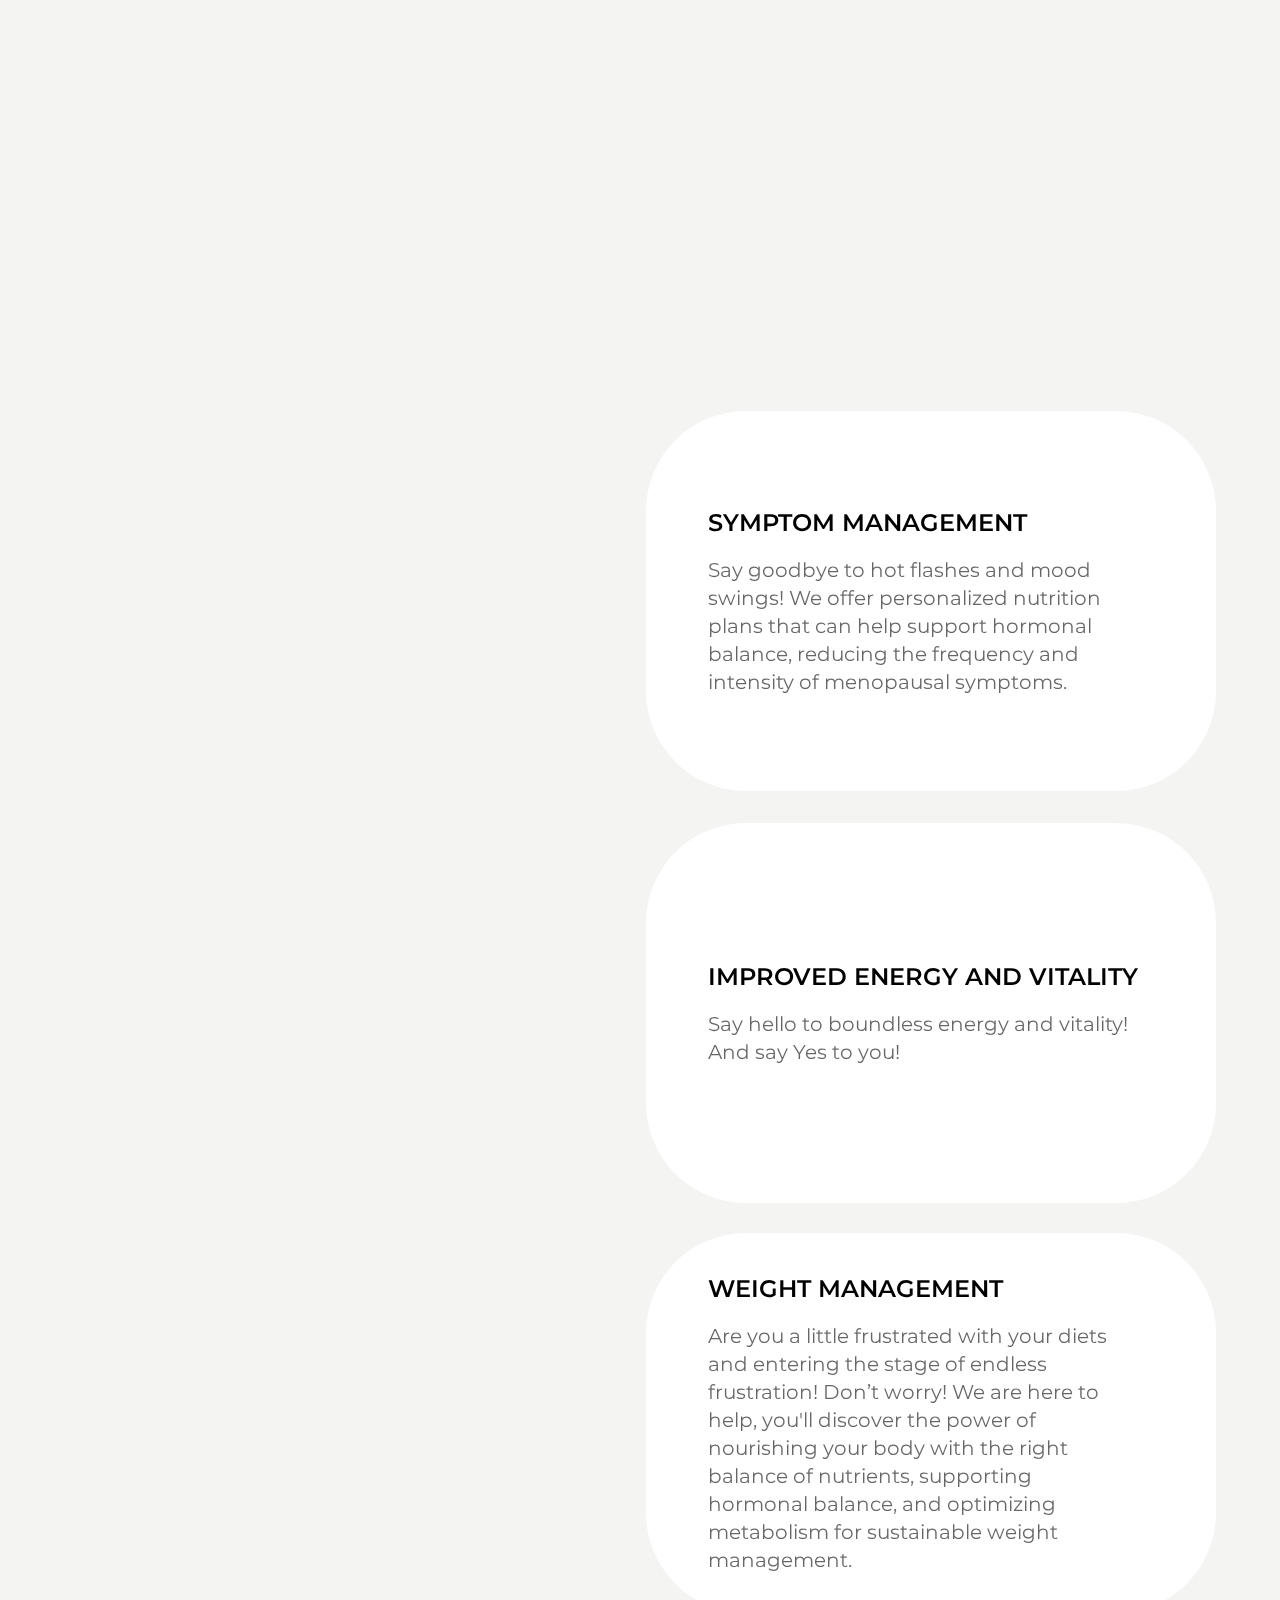
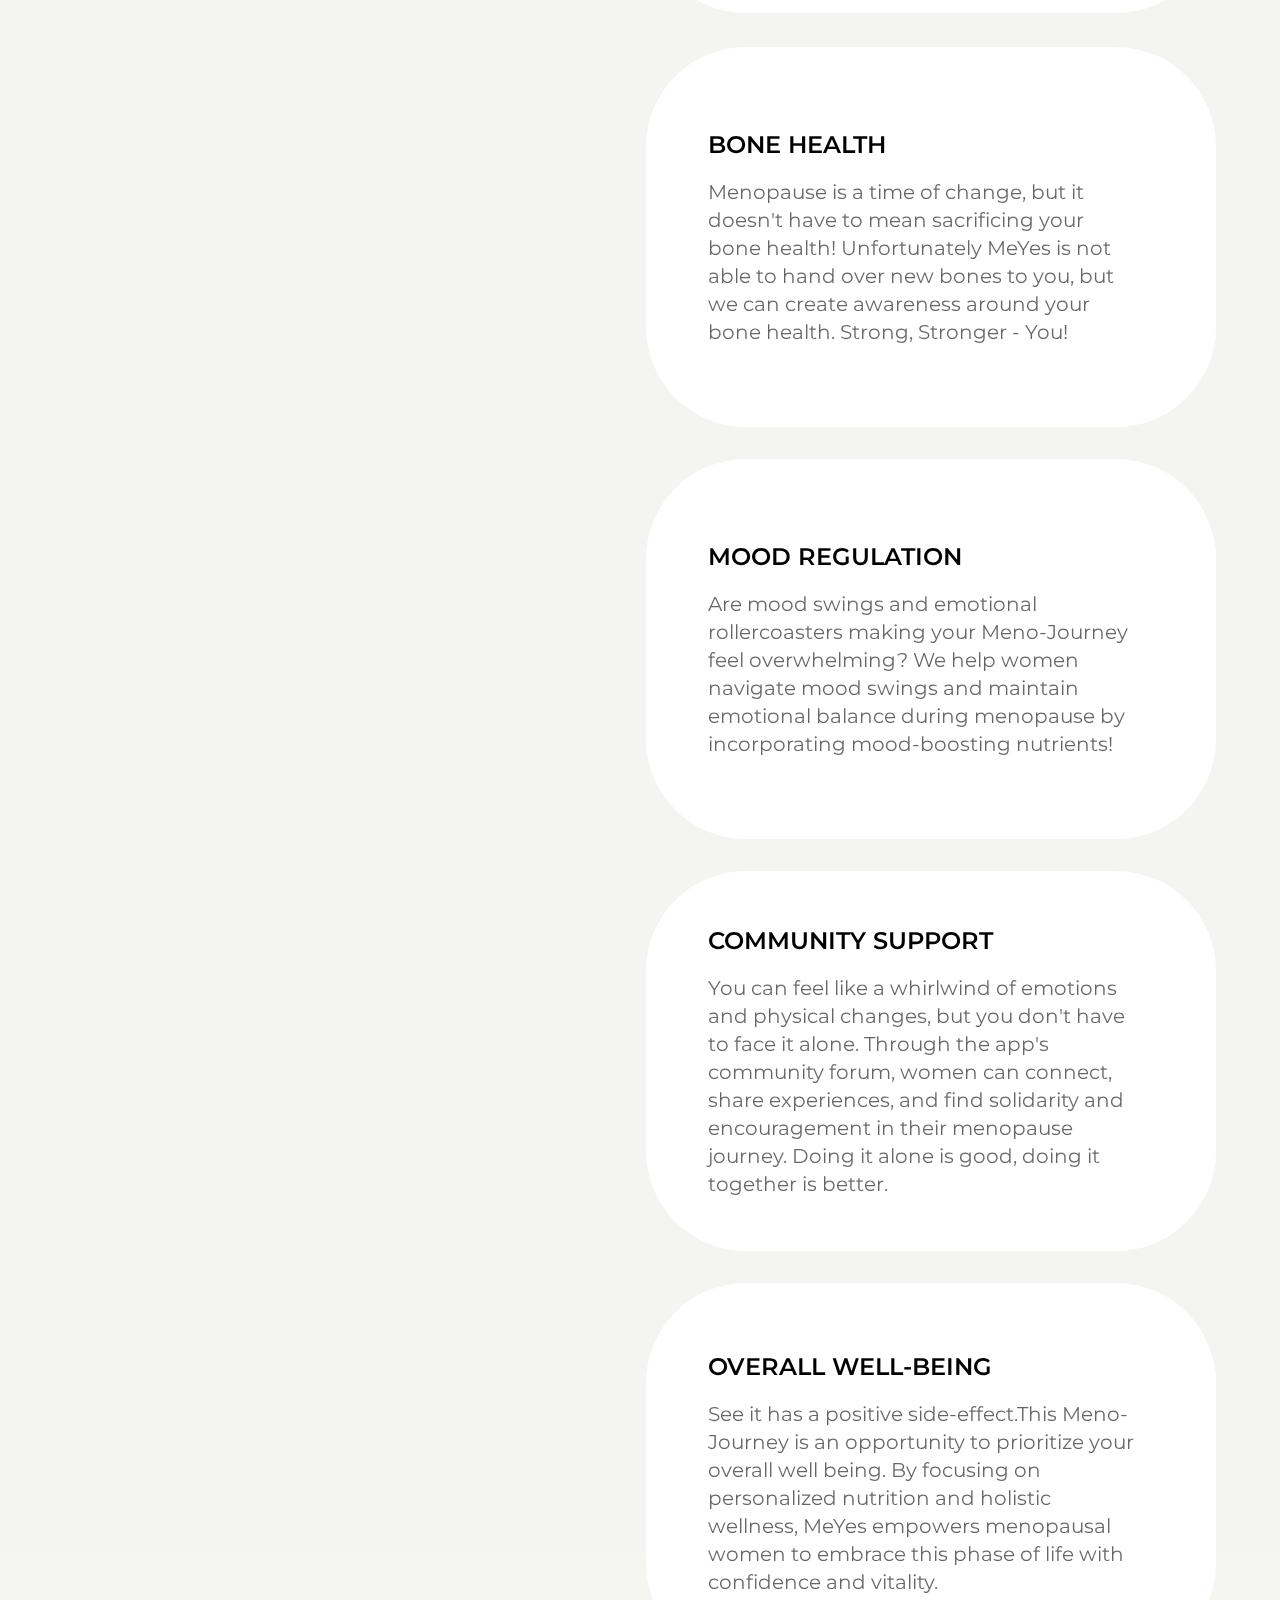
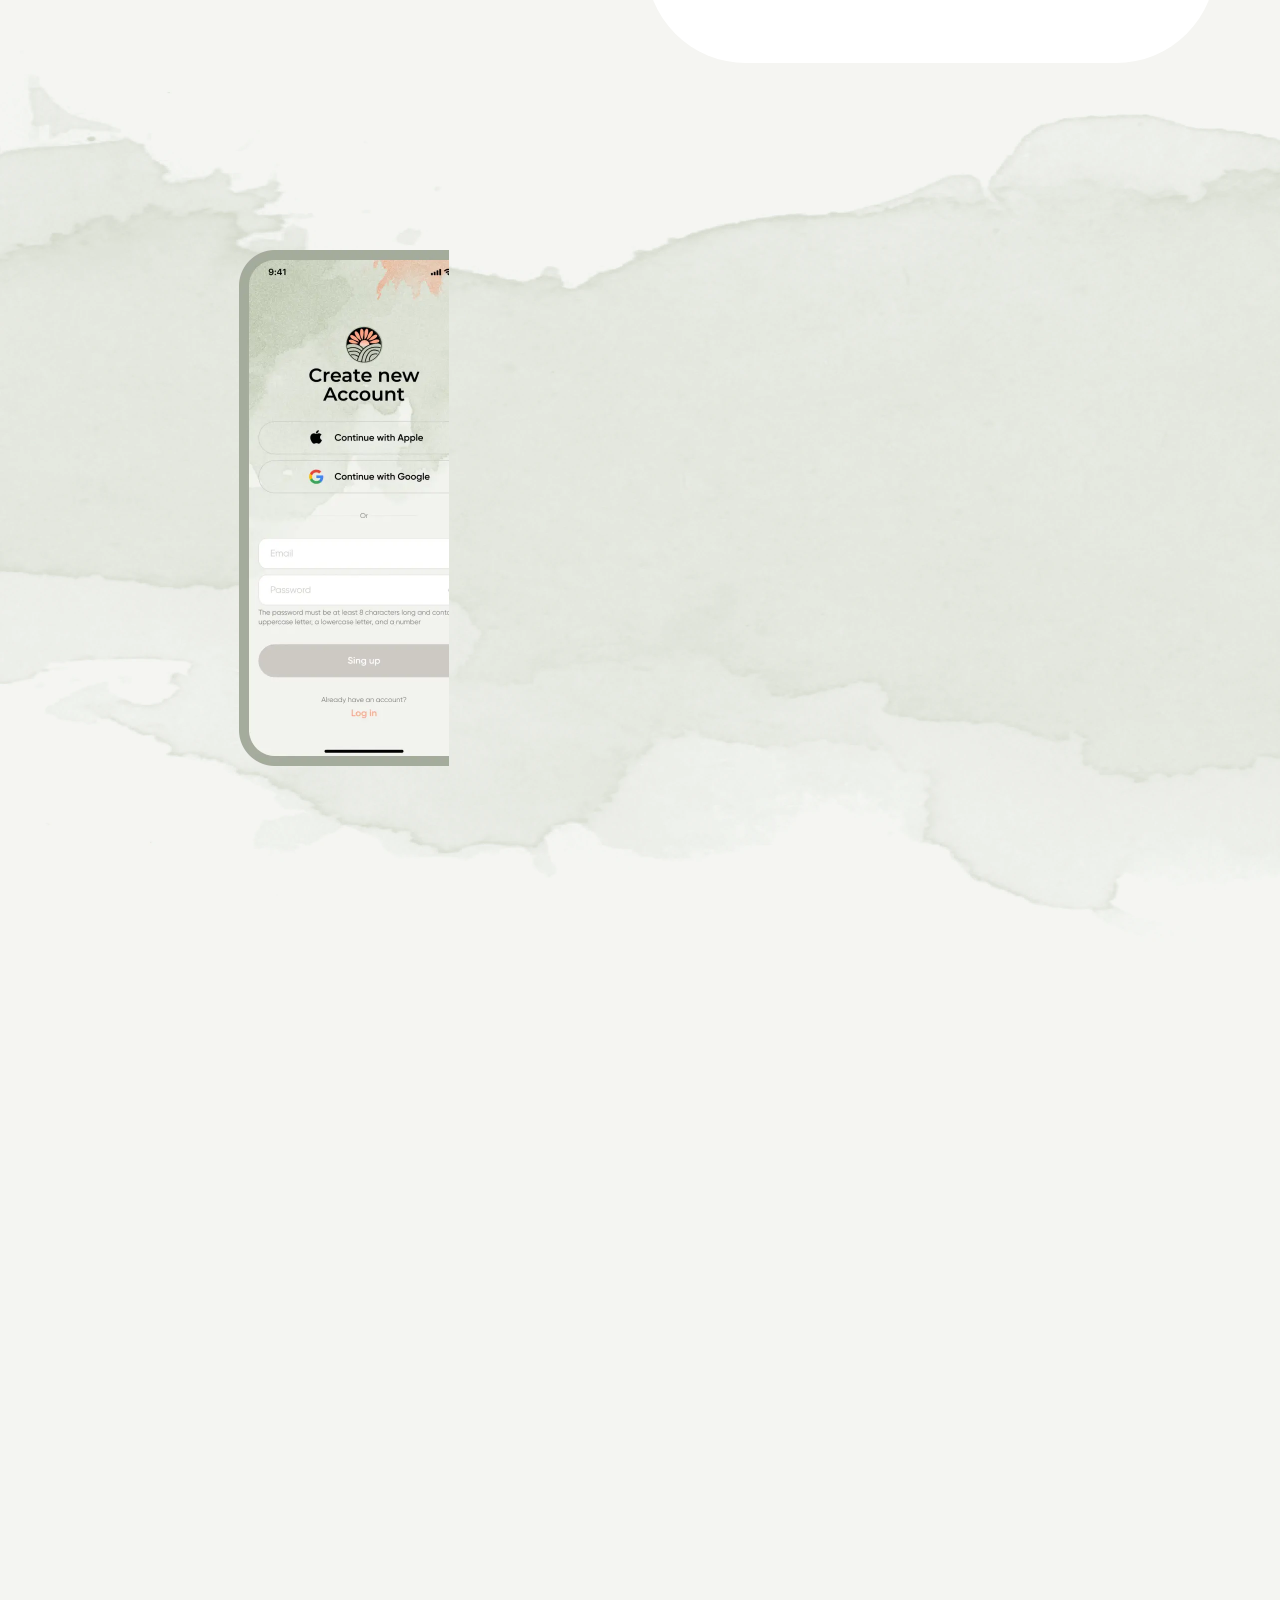
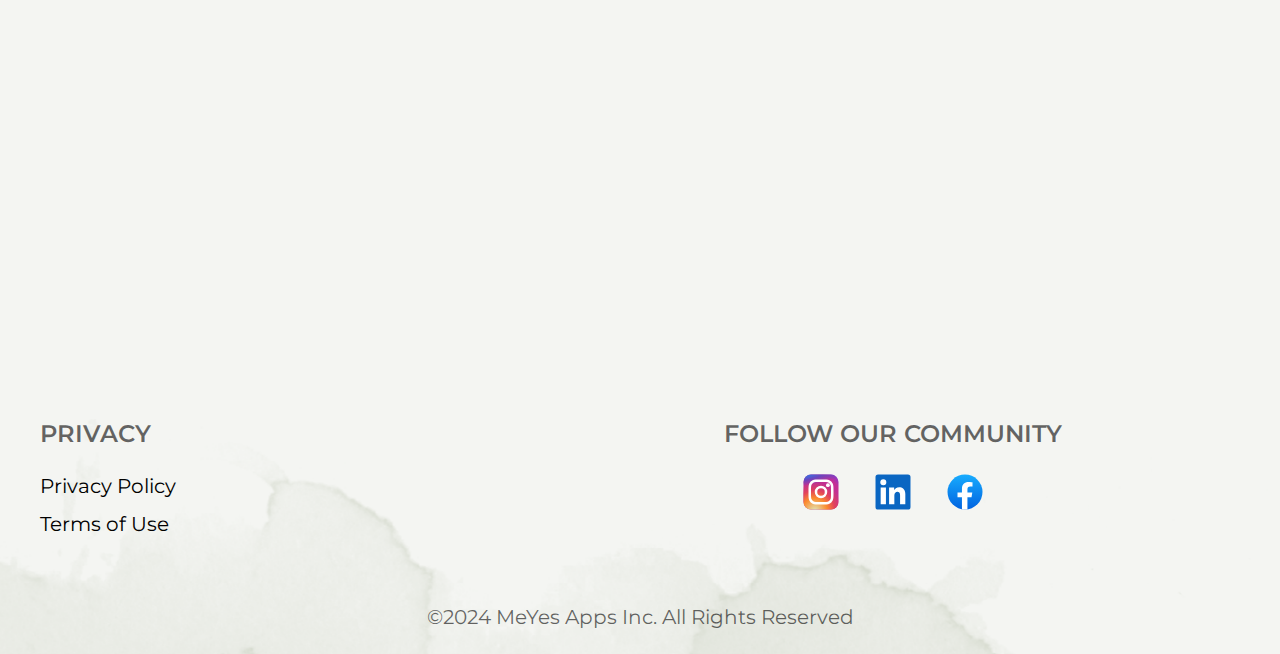
<file: product.html>
<!DOCTYPE html><html lang="en"><head>    <meta charset="UTF-8">    <meta name="viewport" content="width=device-width">    <title>MeYes</title>    <link rel="icon" type="icon" href="img/favicon.png" sizes="16x16">    <link rel="stylesheet" href="css/style.css">    <link rel="preconnect" href="https://fonts.googleapis.com">    <link rel="preconnect" href="https://fonts.gstatic.com" crossorigin>    <link href="https://fonts.googleapis.com/css2?family=Montserrat:ital,wght@0,100..900;1,100..900&display=swap"        rel="stylesheet">    <link rel="stylesheet" href="https://cdn.jsdelivr.net/npm/swiper@11/swiper-bundle.min.css" />   </head><body>    <div class="header__wrapper">        <header class="header">            <div class="container">                <div class="navbar header__body">                    <div class="header__logo"><a href="#"><picture><source srcset="img/Logo.webp" type="image/webp"><img src="img/Logo.png" alt="logo"></picture></a></div>                    <div class="burger">                        <span></span>                    </div>                    <nav class="header__menu nav">                        <ul class="menu">                            <li class="menu__item with__submenu">                                <a class="menu__item-link trigger__link" href="index.html">Home</a>                            </li>                            <li class="menu__item"><a class="menu__item-link active__link">Product</a></li>                            <li class="menu__item"><a href="blog.html" class="menu__item-link">Blog</a></li>                            <li class="menu__item"><a href="team.html" class="menu__item-link">Team</a></li>                            <li class="menu__item"><a href="encyclopedia.html" class="menu__item-link">Encyclopedia</a>                            </li>                        </ul>                    </nav>                </div>            </div>        </header>    </div>    <main>        <section class="fisrst__section">            <!-- First -->            <div class="first">    <div class="container">        <div class="first__items">                      <div class="first__item">                                <div class="first__item-subtitle">                   <h2 class="title_main">Embrace Your Meno-Journey with Personalized Nutrition</h2>                    <p class="subtitle_main">You are not alone in this transformative journey. Our mobile application empowers women with personalized strategies for navigating the Meno-Journey with confidence and vitality.</p>                </div>            </div>            <div class="first__item  first__item-margin">                              <picture><source srcset="img/photo_product.webp" type="image/webp"><img src="img/photo_product.png" alt="photo_product"></picture>                          </div>        </div>         </div></div>        </section>        <section class="second__section">            <div class="second">                <div class="second_bg"></div>                <div class="second_bg2"></div>                <div class="container container_motion">                    <div class="second__wrapper second__wrapper-spec">                        <picture><source srcset="img/photo_new2.webp" type="image/webp"><img src="img/photo_new2.png" alt="photo_new2"></picture>                        <div class="second__wrapper-tex">                            <h2 class="title_main">So, let’s get to know me - MeYes.</h2>                            <p class="subtitle_main">Powered by advanced AI technology and backed with scientific support,                                that’s me -                                MeYes! I analyze personal data to generate expertly crafted nutrition plans tailored to your                                unique                                needs, preferences, and goals.  Of course, I have little helpers and experts who make me                                shine bright                                like a diamond, who doesn’t ?!</p>                        </div>                                           </div>                </div>            </div>            <div class="my-container my-container2 container_motion">                <div class="container">                    <div class="swiper__flex">                        <div class="swiper__flex-text">                            <h2 class="title_main">But that's just the beginning</h2>                            <p class="subtitle_main">Let’s deep dive into it, what does this mean for you</p>                        </div>                        <div class="swiper__flex-btns">                            <div class="swiper-button-next" tabindex="0" role="button" aria-label="Next slide"                                aria-controls="swiper-wrapper-830ca9cce64ae102"></div>                            <div class="swiper-button-prev" tabindex="0" role="button" aria-label="Previous slide"                                aria-controls="swiper-wrapper-830ca9cce64ae102"></div>                        </div>                    </div>                </div>                <div class="my-wrapper">                    <div class="swiper-container">                        <div class="swiper-wrapper">                            <div class="swiper-slide swiper-slide3">                                <div class="swiper-slide-container">                                    <div class="swiper-slide-wrapper">                                        <h2>Comprehensive Wellness Approach</h2>                                        <p>ue to my superpower I can give you a holistic approach to menopause                                            management,                                            addressing not only nutritional needs but also overall wellness and                                            lifestyle factors.                                            By empowering EVERYONE to embrace menopause as a time of growth and renewal,                                            I aim to                                            redefine the menopause experience and promote holistic well-being for women                                            everywhere.                                        </p>                                    </div>                                </div>                            </div>                            <div class="swiper-slide swiper-slide3">                                <div class="swiper-slide-container">                                    <div class="swiper-slide-wrapper">                                        <h2>Personalized Nutrition Plans</h2>                                        <p>Whether you are seeking relief from symptoms or aiming to optimize your                                            overall health                                            and well-being, I offer tailored nutrition plans designed to support your                                            individual                                            needs during this transition.</p>                                    </div>                                </div>                            </div>                            <div class="swiper-slide swiper-slide3">                                <div class="swiper-slide-container">                                    <div class="swiper-slide-wrapper">                                        <h2>Expert Guidance</h2>                                        <p>I provide access to expert advice and guidance from dietitians and health                                            professionals                                            specializing in menopause management. You can benefit from personalized                                            recommendations,                                            tips, and insights to optimize your nutrition and wellness during this                                            transformative                                            phase of life.</p>                                    </div>                                </div>                            </div>                            <div class="swiper-slide swiper-slide3">                                <div class="swiper-slide-container">                                    <div class="swiper-slide-wrapper">                                        <h2>Intuitive Tracking Tools                                        </h2>                                        <p>You can easily track their progress and monitor your nutritional intake using                                            intuitive                                            tracking tools. From logging meals to monitoring symptoms and progress, I                                            offer a                                            seamless and convenient way to stay on top of one's health and well-being.                                        </p>                                    </div>                                </div>                            </div>                            <div class="swiper-slide swiper-slide3">                                <div class="swiper-slide-container">                                    <div class="swiper-slide-wrapper">                                        <h2>Community Support                                        </h2>                                        <p>Together is always better - so you have the opportunity to create a                                            supportive community where women can connect, share experiences, and provide                                            mutual support on their Meno-Journey. Through my community forum, you can                                            find solidarity, encouragement, and inspiration from others who understand                                            the challenges and triumphs of menopause firsthand.</p>                                    </div>                                </div>                            </div>                        </div>                        <div class="swiper-pagination2"></div>                    </div>                                  </div>                            </div>            <div class="team product__anim ">                <div class="container">                    <div class="team__container ">                        <div class="team__text-container container_motion">                            <h1 class="default__title">Quick checks on Meno-Journey - Does this sound familiar to you?                            </h1>                        </div>                        <section class="card-container card-container2 ">                            <div class="card-list">                                <section class="card card--spade" value="5">                                    <div class="card__inner">                                        <div class="team__wrap">                                            <div class="text-default__title">                                                Symptom Management                                            </div>                                            <p class="default__subtitle">                                                Say goodbye to hot flashes and mood swings! We offer personalized                                                nutrition plans that can help support hormonal balance, reducing the                                                frequency and intensity of menopausal symptoms.                                            </p>                                        </div>                                    </div>                                </section>                                <section class="card card--spade" value="4">                                    <div class="card__inner">                                        <div class="team__wrap">                                            <div class="text-default__title">                                                Improved Energy and Vitality                                            </div>                                            <p class="default__subtitle">                                                Say hello to boundless energy and vitality! And say Yes to you!                                            </p>                                        </div>                                    </div>                                </section>                                <!-- 1 -->                                <!-- 2 -->                                <section class="card card--spade" value="3">                                    <div class="card__inner card__inner--centered">                                        <div class="team__wrap">                                            <div class="text-default__title">                                                Weight Management                                            </div>                                            <p class="default__subtitle">                                                Are you a little frustrated with your diets and entering the stage of                                                endless frustration! Don’t worry! We are here to help, you'll discover                                                the power of nourishing your body with the right balance of nutrients,                                                supporting hormonal balance, and optimizing metabolism for sustainable                                                weight management.                                            </p>                                        </div>                                    </div>                                </section>                                <!-- 3 -->                                <section class="card card--spade" value="2">                                    <div class="card__inner card__inner--centered">                                        <div class="team__wrap">                                            <div class="text-default__title">                                                Bone Health                                            </div>                                            <p class="default__subtitle">                                                Menopause is a time of change, but it doesn't have to mean sacrificing                                                your bone health! Unfortunately MeYes is not able to hand over new bones                                                to you, but we can create awareness around your bone health. Strong,                                                Stronger - You!                                            </p>                                        </div>                                    </div>                                </section>                                <!-- 4 -->                                <section class="card card--spade" value="2">                                    <div class="card__inner card__inner--centered">                                        <div class="team__wrap">                                            <div class="text-default__title">                                                Mood Regulation                                            </div>                                            <p class="default__subtitle">                                                Are mood swings and emotional rollercoasters making your Meno-Journey                                                feel overwhelming? We help women navigate mood swings and maintain                                                emotional balance during menopause by incorporating mood-boosting                                                nutrients!                                            </p>                                        </div>                                    </div>                                </section>                                <section class="card card--spade" value="2">                                    <div class="card__inner card__inner--centered">                                        <div class="team__wrap">                                            <div class="text-default__title">                                                Community Support                                            </div>                                            <p class="default__subtitle">                                                You can feel like a whirlwind of emotions and physical changes, but you                                                don't have to face it alone. Through the app's community forum, women                                                can connect, share experiences, and find solidarity and encouragement in                                                their menopause journey. Doing it alone is good, doing it together is                                                better.                                            </p>                                        </div>                                    </div>                                </section>                                <section class="card card--spade" value="2">                                    <div class="card__inner card__inner--centered">                                        <div class="team__wrap">                                            <div class="text-default__title">                                                Overall Well-Being                                            </div>                                            <p class="default__subtitle">                                                See it has a positive side-effect.This Meno-Journey is an opportunity to                                                prioritize your overall well being. By focusing on personalized                                                nutrition and holistic wellness, MeYes empowers menopausal women to                                                embrace this phase of life with confidence and vitality.                                            </p>                                        </div>                                    </div>                                </section>                            </div>                        </section>                    </div>                </div>            </div>        </section>               <section class="how__section " >            <!-- Benefits -->            <div class="how">    <div class="container">        <div class="how__wrapper">            <div class="how__slider">                <div class="swiper mySwiper mySwiper2">                    <div class="swiper-wrapper">                        <div class="swiper-slide"><picture><source srcset="img/screen1.webp" type="image/webp"><img src="img/screen1.png" alt="screen1"></picture></div>                                                <div class="swiper-slide"><picture><source srcset="img/screen3.webp" type="image/webp"><img src="img/screen3.png" alt="screen2"></picture></div>                        <div class="swiper-slide"><picture><source srcset="img/screen2.webp" type="image/webp"><img src="img/screen2.png" alt="screen3"></picture></div>                    </div>                </div>                <div class="swiper-pagination swiper-pagination2"></div>            </div>            <div class="how__container container_motion">                <h2>How it works?</h2>                <div class="how__items">                    <div class="how__item how-active">                        <h5>Create a MeYes account</h5>                        <p>Input your age, weight, medical history, dietary preferences, and any menopausal symptoms.                            This data will help MeYes customize a nutrition plan tailored to your specific needs and                            goals</p>                    </div>                    <div class="how__item">                        <h5>Generate Your Weekly Meal Plans</h5>                        <p>After completing your profile, MeYes uses advanced AI to create personalized weekly meal                            plans tailored to your menopausal symptoms, nutritional needs, and health goals</p>                    </div>                    <div class="how__item">                        <h5>Follow Up Your Progress and Receive Personalized Support</h5>                        <p>Embark on your menopause journey with MeYes for intuitive tracking tools, personalized                            support, expert insights, and encouragement to reach your nutrition goals and enhance                            overall well-being</p>                    </div>                </div>            </div>            <div class="how__container2 ">                <h2 class="container_motion">How it works?</h2>                <div class="how__container2-items">                    <div class="how__container2-item container_motion">                        <picture><source srcset="img/screen1.webp" type="image/webp"><img src="img/screen1.png" alt="screen1"></picture>                        <div class="how__item ">                            <h5>Create a MeYes account</h5>                            <p>Input your age, weight, medical history, dietary preferences, and any menopausal symptoms.                                This data will help MeYes customize a nutrition plan tailored to your specific needs and                                goals</p>                        </div>                    </div>                    <div class="how__container2-item container_motion">                        <picture><source srcset="img/screen3.webp" type="image/webp"><img src="img/screen3.png" alt="screen3"></picture>                        <div class="how__item">                            <h5>Generate Your Weekly Meal Plans</h5>                            <p>After completing your profile, MeYes uses advanced AI to create personalized weekly meal                                plans tailored to your menopausal symptoms, nutritional needs, and health goals</p>                        </div>                                          </div>                    <div class="how__container2-item container_motion">                        <picture><source srcset="img/screen2.webp" type="image/webp"><img src="img/screen2.png" alt="screen2"></picture>                         <div class="how__item">                            <h5>Follow Up Your Progress and Receive Personalized Support</h5>                            <p>Embark on your menopause journey with MeYes for intuitive tracking tools, personalized                                support, expert insights, and encouragement to reach your nutrition goals and enhance                                overall well-being</p>                        </div>                    </div>                                   </div>            </div>        </div>    </div></div>        </section>            <section class="faq__section container_motion">            <!-- Benefits -->            <div class="faq">  <div class="container">      </div>          <div class="container">            <div class="faq__wrapper">          <h2 class="default__title">Frequently Asked Questions</h2>            <div class="accordion-container">                              <div class="set">                  <a class="active">                    <div class="text-default__title">What is MeYes?</div>                <div class="faq_bg_icon"></div>                  </a>                  <div class="content" style="display: block;">                    <p class="default__subtitle">MeYes is an AI-powered platform designed to revolutionize nutrition and health management during menopause. It offers personalized meal plans and guidance based on individual health data, empowering users to navigate this transformative stage of life with precision.</p>                  </div>                </div>                <div class="set">                  <a >                    <div class="text-default__title">How does MeYes work?</div>                    <div class="faq_bg_icon"></div>                  </a>                  <div class="content">                    <p class="default__subtitle"> MeYes utilizes advanced AI algorithms to analyze users' health data, including factors like hormonal changes, metabolism, and lifestyle. Based on this analysis, it generates personalized nutrition plans tailored to each user's unique needs, helping them optimize their diet for menopause management.</p>                  </div>                </div>                <div class="set">                  <a >                    <div class="text-default__title">Who can benefit from using MeYes?</div>                    <div class="faq_bg_icon"></div>                  </a>                  <div class="content">                    <p class="default__subtitle">MeYes is designed for individuals experiencing menopause or perimenopause and seeking personalized solutions for managing their health and nutrition during this stage of life. Whether you're dealing with symptoms like hot flashes, mood swings, or weight fluctuations, MeYes can provide tailored support.</p>                  </div>                </div>                <div class="set">                  <a >                    <div class="text-default__title">Is MeYes suitable for all dietary preferences and restrictions?</div>                    <div class="faq_bg_icon"></div>                  </a>                  <div class="content">                    <p class="default__subtitle"> Yes, MeYes takes into account various dietary preferences, restrictions, and allergies when generating personalized meal plans. Whether you follow a specific diet (e.g., vegetarian, gluten-free) or have food allergies, MeYes adapts to accommodate your needs and preferences. Additionally, our platform is supported by a team of nutrition experts, including dietitians, who contribute to the development of our meal plans and ensure they align with diverse dietary requirements.</p>                  </div>                </div>                <div class="set">                  <a >                    <div class="text-default__title">Is my data safe and secure with MeYes?</div>                    <div class="faq_bg_icon"></div>                  </a>                  <div class="content">                    <p class="default__subtitle">Absolutely. MeYes prioritizes the security and privacy of users' data. We adhere to strict data protection regulations and employ robust security measures to safeguard personal information. Your health data is encrypted, and we never share or sell it to third parties without your consent</p>                  </div>                </div>                             </div>        </div>           </div></div>        </section>        <div class="join__screen join__screen2 container_motion">            <div class="container">                <div class="join__screen-wrapper">                    <h2>Join Our Waiting List for Priority Access to MeYes</h2>                                       <a class="default__btn  button" id="two" href="registration.html">Join us</a>                </div>            </div>           </div>    </main>    <!-- Footer-->    <footer >    <div class="footer">                <div class="container">            <div class="footer__box">                <div class="footer__privacy footer__title">                    Privacy                    <div class="footer__privacy_btn">                        <a href="privacy_policy.html">Privacy Policy</a>                        <a href="terms_of_use.html">Terms of Use</a>                    </div>                </div>                <div class="footer__container">                    <div class="footer__title">                        Follow our community                    </div>                    <div class="footer__wrapper">                        <div class="footer__wrap">                            <a href="https://www.instagram.com/meyes_app?utm_source=qr" target="blank"><picture><source srcset="img/instagram1.svg" type="image/webp"><img src="img/instagram1.svg" alt="instagram"></picture></a>                                                   </div>                                               <div class="footer__wrap">                            <a href="https://www.linkedin.com/company/meyesapp/" target="blank"><picture><source srcset="img/LinkedIn1.svg" type="image/webp"><img src="img/LinkedIn1.svg" alt="linkedin"></picture></a>                                                  </div>                        <div class="footer__wrap">                            <a href="https://www.facebook.com/profile.php?id=61557048317930" target="blank"><picture><source srcset="img/Facebook1.svg" type="image/webp"><img src="img/Facebook1.svg" alt="facebook"></picture></a>                                                    </div>                    </div>                </div>            </div>                                           <div class="footer__copyrating">                ©2024 MeYes Apps Inc. All Rights Reserved            </div>            </div>    </div>  </footer>    <script src="https://cdn.jsdelivr.net/npm/swiper@11/swiper-bundle.min.js"></script>    <script src="https://code.jquery.com/jquery-3.5.1.js"        integrity="sha256-QWo7LDvxbWT2tbbQ97B53yJnYU3WhH/C8ycbRAkjPDc=" crossorigin="anonymous"></script>    <script src="js/script.js"></script>    <script>        var swiper = new Swiper('.swiper-container', {            slidesPerView: 1.46,                      breakpoints: {    // when window width is >= 320px    320: {      slidesPerView: 1,         },    // when window width is >= 480px    480: {      slidesPerView: 1,             },         // when window width is >= 640px    640: {      slidesPerView: 1,      spaceBetween: 40,    },    1100: {        spaceBetween: 32,      slidesPerView: 1.3,      width:1100    },    1540: {      width:800,      spaceBetween: 40    },    1600: {      slidesPerView: 1.4,      centeredSlides: true,      width:1100,          },               },            watchOverflow: true,            spaceBetween: 32,            loop: true,            pagination: {                el: '.swiper-pagination2',                clickable: true,            },            navigation: {                nextEl: '.swiper-button-next',                prevEl: '.swiper-button-prev',            },        });        swiper.slideTo(1        );        var swiper = new Swiper(".mySwiper2", {      slidesPerView: 1,      allowTouchMove: false,      mousewheel: {      enabled: false // Відключення можливості скролити мишкою    },      watchOverflow: true,            spaceBetween: 32,            loop: true,    //         autoplay: {    //     delay: 2300,     // },      width: 250,      breakpoints: {    // when window width is >= 320px    320: {      slidesPerView: 1,      spaceBetween: 20    },    // when window width is >= 480px    480: {      slidesPerView: 1,      spaceBetween: 30    },    // when window width is >= 640px    640: {      slidesPerView: 1,      spaceBetween: 40,          },    640: {      slidesPerView: 1,      spaceBetween: 40    },    1100: {      slidesPerView: 1,      spaceBetween: 40,      centeredSlides: true,      width:210,    },    1540: {      slidesPerView: 1,      spaceBetween: 40,    },     1919: {      slidesPerView: 1,                    },    2100: {      slidesPerView: 1,                   }      },                navigation: {        nextEl: ".swiper-button-next2",        prevEl: ".swiper-button-prev2",      },          });    $(document).ready(function() {  var swiper = new Swiper(".mySwiper2", {    watchOverflow: true,    mousewheel: {      enabled: false // Відключення можливості скролити мишкою    },    allowTouchMove: false,    autoplay: {      delay: 4000,    },    pagination: {      el: ".swiper-pagination",      clickable: true,         },    on: {      slideChange: function() {        var activeIndex = swiper.activeIndex;        $(".how__item").removeClass("how-active");        $(".how__item").eq(activeIndex).addClass("how-active");                $(".swiper-pagination-bullet").removeClass("bullet_active");        $(".swiper-pagination-bullet").eq(activeIndex).addClass("bullet_active");      },    },  });  $(".how__item").on("click", function() {    var index = $(this).index();    swiper.slideTo(index);  });    $(".swiper-pagination-bullet").on("click", function() {    var index = $(this).index();    swiper.slideTo(index);  });});    </script></body></html>
</file>
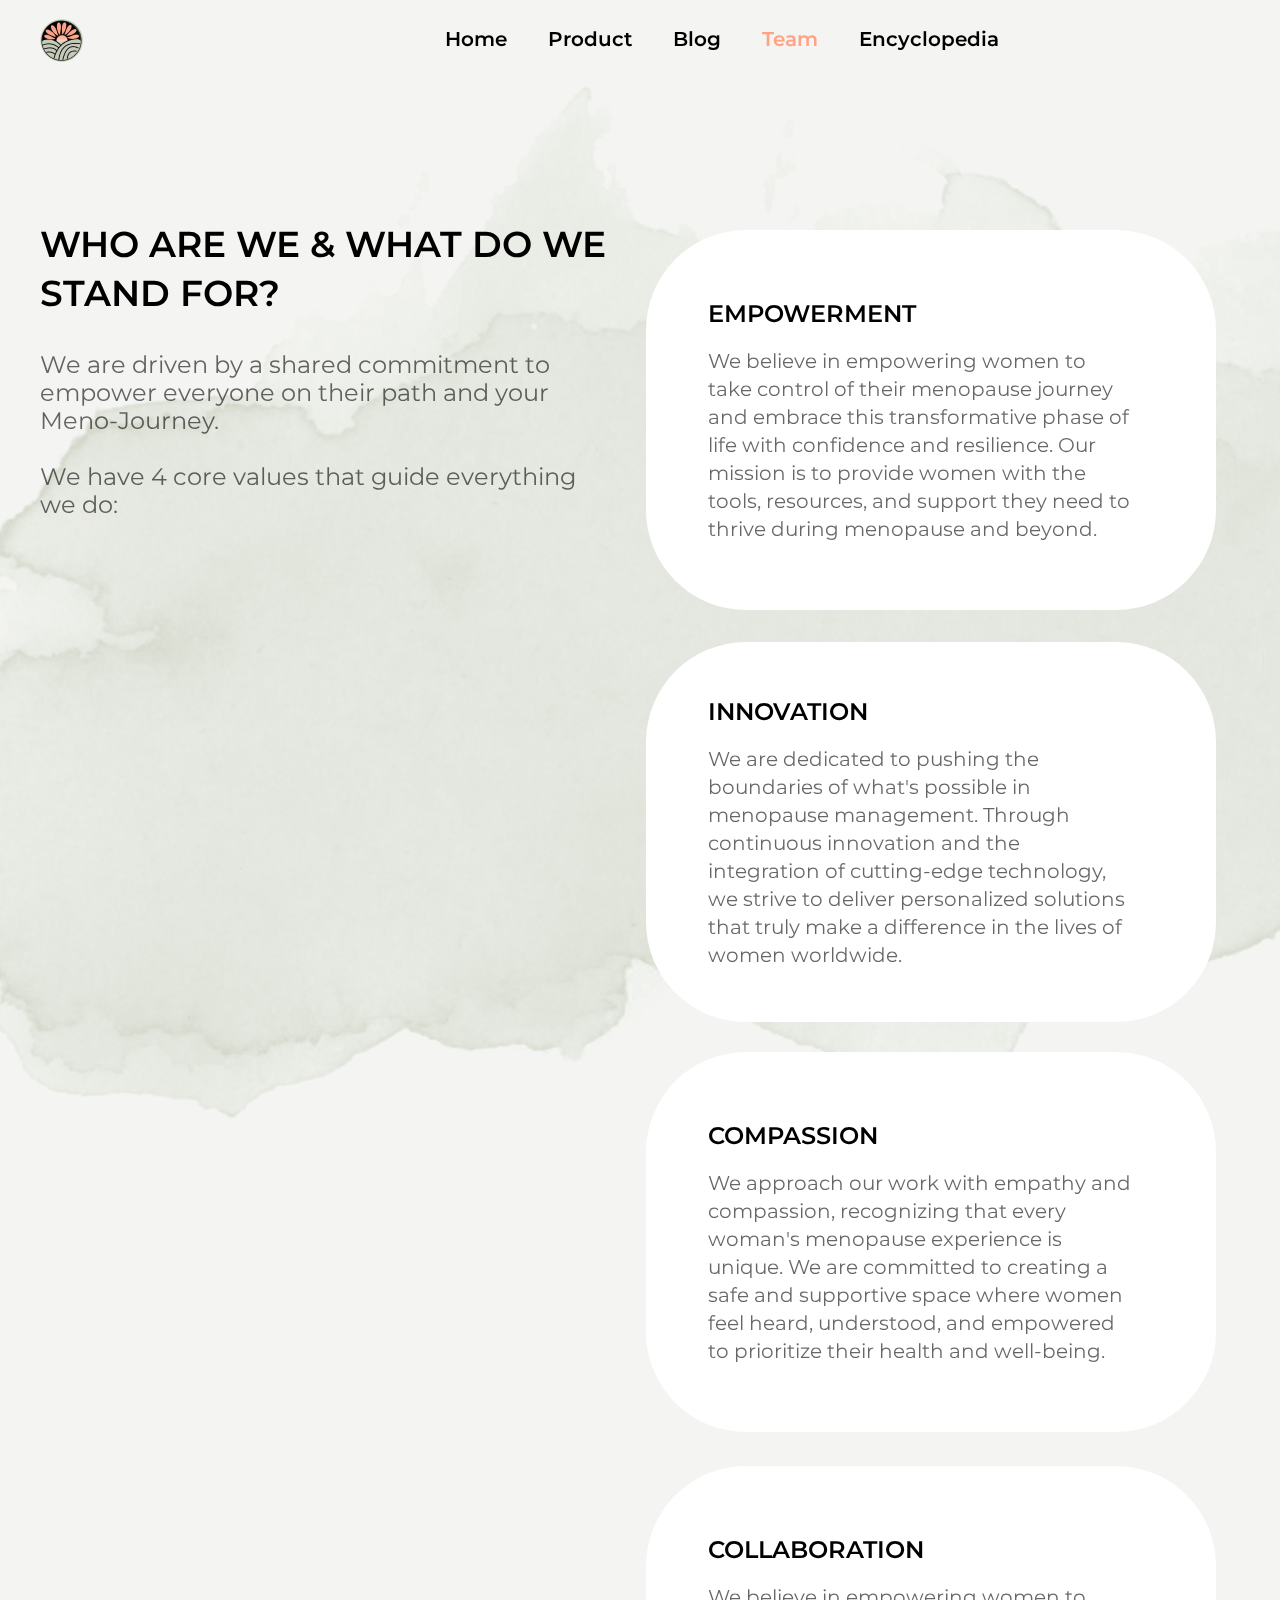
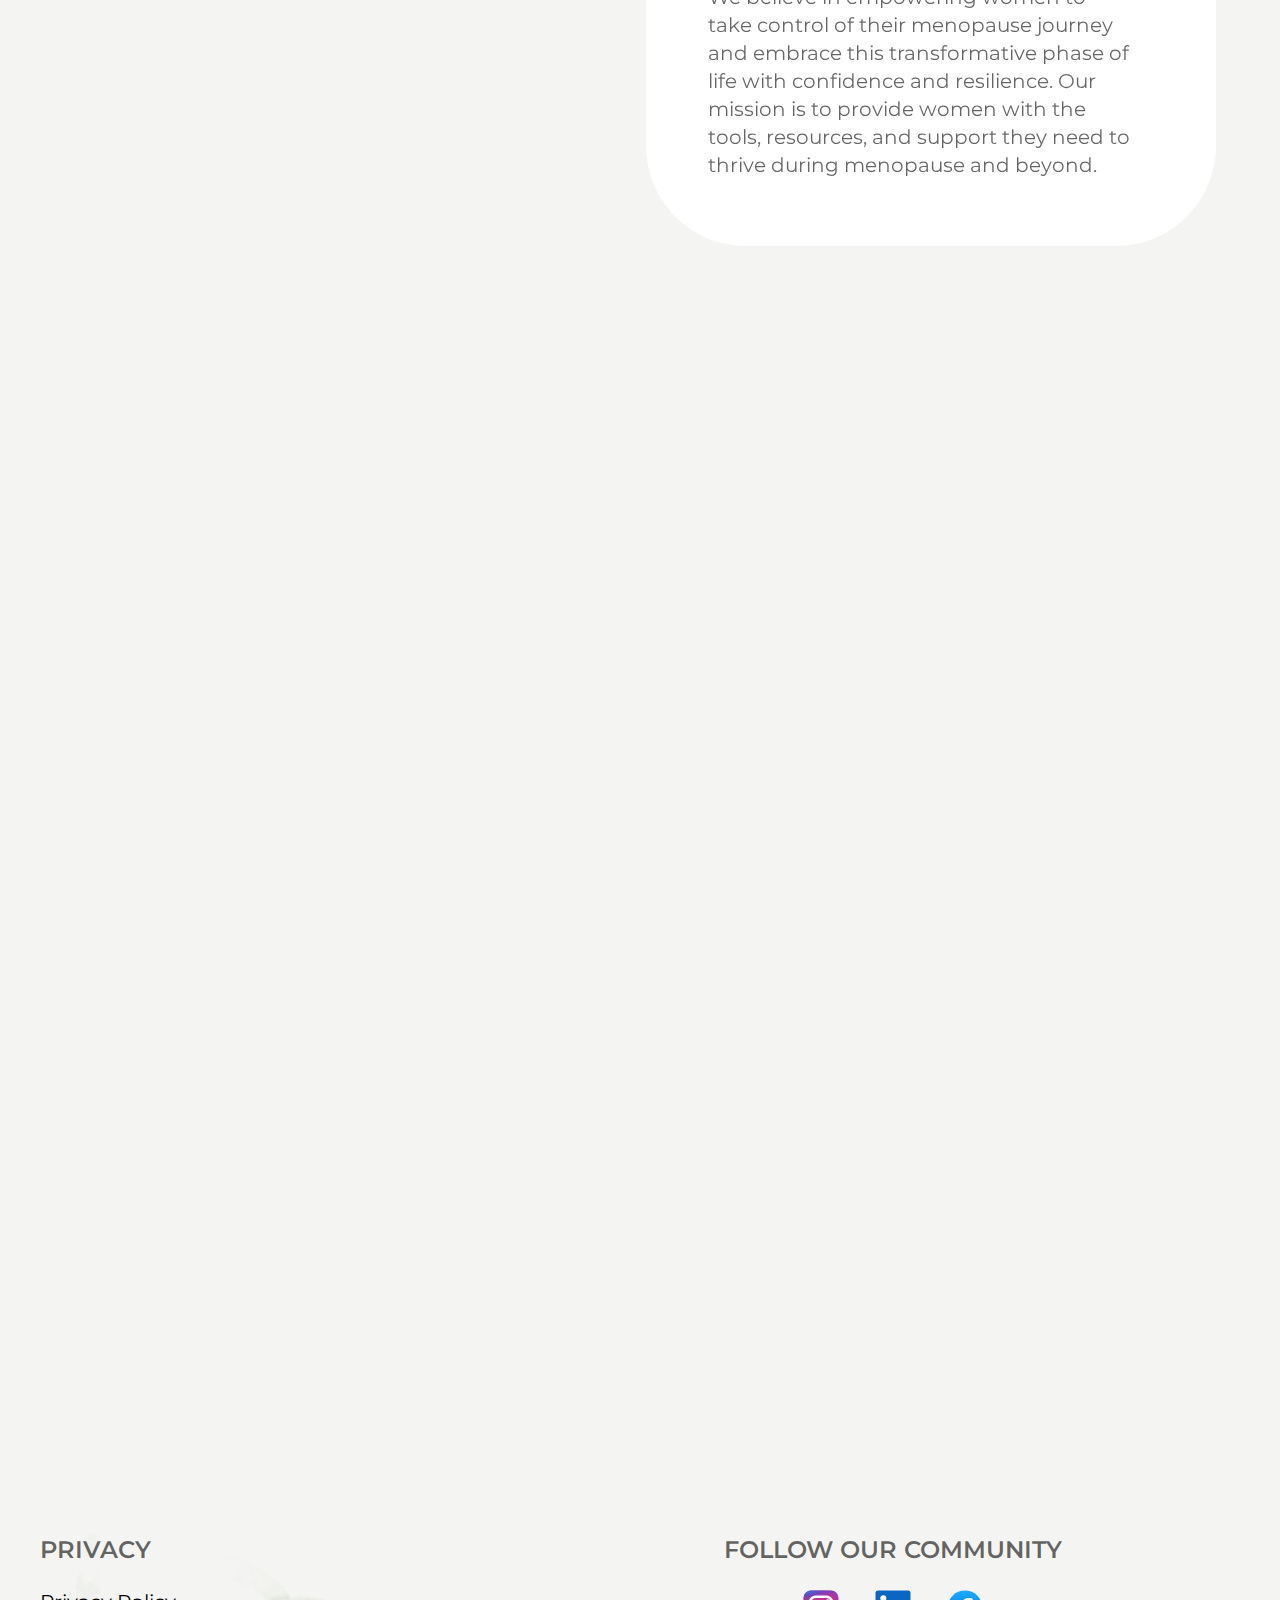
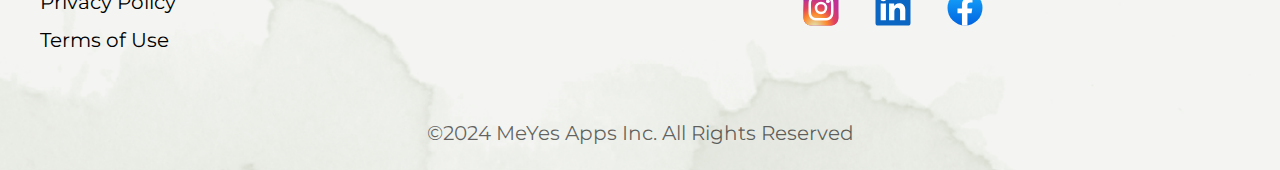
<file: team.html>
<!DOCTYPE html><html lang="en"><head>    <meta charset="UTF-8">    <meta name="viewport" content="width=device-width">    <title>MeYes</title>    <link rel="icon" type="icon" href="img/favicon.png" sizes="16x16">    <link rel="stylesheet" href="css/style.css">    <link rel="preconnect" href="https://fonts.googleapis.com">    <link rel="preconnect" href="https://fonts.gstatic.com" crossorigin>    <link href="https://fonts.googleapis.com/css2?family=Montserrat:ital,wght@0,100..900;1,100..900&display=swap"        rel="stylesheet">    <link rel="stylesheet" href="https://cdn.jsdelivr.net/npm/swiper@11/swiper-bundle.min.css" />   </head><body>    <header class="header">        <div class="container">            <div class="navbar header__body">                <div class="header__logo"><a href="#"><picture><source srcset="img/Logo.webp" type="image/webp"><img src="img/Logo.png" alt="logo"></picture></a></div>                <div class="burger">                    <span></span>                </div>                <nav class="header__menu nav">                    <ul class="menu">                        <li class="menu__item with__submenu">                            <a class="menu__item-link trigger__link" href="index.html">Home</a>                        </li>                        <li class="menu__item"><a href="product.html" class="menu__item-link">Product</a></li>                        <li class="menu__item"><a href="blog.html" class="menu__item-link">Blog</a></li>                        <li class="menu__item"><a class="menu__item-link active__link">Team</a></li>                        <li  class="menu__item"><a href="encyclopedia.html" class="menu__item-link">Encyclopedia</a></li>                    </ul>                </nav>            </div>        </div>    </header>    <div class="team">              <div class="container ">            <div class="team__container team__container-special">                <div class="team__text-container team__text-container2">                    <h1 class="default__title">WHO ARE WE & WHAT DO WE STAND FOR?</h1>                    <p class="default__subtitle team__subtitle">We are driven by a shared commitment to empower everyone on their path and your Meno-Journey.<br><br>                        We have 4 core values that guide everything we do:                    </p>                </div>                <section class="card-container">                    <div class="card-list">                        <section class="card card--spade" value="5">                            <div class="card__inner">                                <div class="team__wrap">                                    <div class="text-default__title">                                        Empowerment                                    </div>                                    <p class="default__subtitle">                                        We believe in empowering women to take control of their menopause journey and embrace this                                        transformative phase of life with confidence and resilience. Our mission is to provide women                                        with the tools, resources, and support they need to thrive during menopause and beyond.                                    </p>                                                                </div>                                                                                        </div>                        </section>                        <section class="card card--spade" value="4">                            <div class="card__inner">                                <div class="team__wrap">                                    <div class="text-default__title">                                    Innovation                                    </div>                                    <p class="default__subtitle">                                        We are dedicated to pushing the boundaries of what's possible in menopause management. Through                                        continuous innovation and the integration of cutting-edge technology, we strive to deliver                                        personalized solutions that truly make a difference in the lives of women worldwide.                                    </p>                                                                   </div>                            </div>                        </section>                        <!-- 1 -->                                                     <!-- 2 -->                        <section class="card card--spade" value="3">                            <div class="card__inner card__inner--centered">                                <div class="team__wrap">                                    <div class="text-default__title">                                        ComPassion                                    </div>                                    <p class="default__subtitle">                                        We approach our work with empathy and compassion, recognizing that every woman's menopause                                        experience is unique. We are committed to creating a safe and supportive space where women feel                                        heard, understood, and empowered to prioritize their health and well-being.                                    </p>                                                                   </div>                            </div>                        </section>                                    <!-- 3 -->                        <section class="card card--spade" value="2">                            <div class="card__inner card__inner--centered">                                  <div class="team__wrap">                                    <div class="text-default__title">                                         Collaboration                                    </div>                                    <p class="default__subtitle">                                        We believe in empowering women to take control of their menopause journey and embrace this                                        transformative phase of life with confidence and resilience. Our mission is to provide women                                        with the tools, resources, and support they need to thrive during menopause and beyond.                                    </p>                                                                  </div>                            </div>                        </section>                                    <!-- 4 -->                                                                                    </div>                </section>            </div>                                                                      </div>                   <!-- <div class="team__slider">           <div class="container">            <div class="swiper__flex"> <h2 class="default__title">Team</h2>              <div class="swiper__flex-btns">                <div class="swiper-button-next"></div>                <div class="swiper-button-prev"></div></div>              </div>                      </div>                        <div class="team__slider-wrapper">                <div class="swiper mySwiper">                    <div class="swiper-wrapper">                        <div class="swiper-slide">                            <div class="swiper-slide-container">                                <div class="swiper-slide-icon swiper-slide-icon1"> </div>                                                              <div class="swiper-slide-wrapper">                                    <div class="swiper-slide-title text-default__title">                                        Anna Solovyova                                    </div>                                    <p class="default__subtitle swiper-slide-subtitle">CEO</p>                                    <p class="default__subtitle">Specialist in AI and Medical Data Driving                                        Systems,                                        certificated by MIT and Harvard Medical School. I'm thrilled to work on                                        the                                        edge between technology and health management, developing the products                                        that                                        help people to stay healthy and active on every stage of their life                                        journey.                                        Outside of my working table, I like running and spending active time                                        with my                                        kids. </p>                                    <a href="https://www.linkedin.com/in/technicalgirl/" target="_blank">                                        <picture><source srcset="img/linked.svg" type="image/webp"><img src="img/linked.svg" alt="linkedin_icon-slider"></picture>                                        LinkedIn</a>                                </div>                            </div>                        </div>                        <div class="swiper-slide">                            <div class="swiper-slide-container">                                <div class="swiper-slide-icon swiper-slide-icon2"> </div>                                                               <div class="swiper-slide-wrapper">                                    <div class="swiper-slide-title text-default__title">                                        Takhir Mamirov                                    </div>                                    <p class="default__subtitle swiper-slide-subtitle">CTO</p>                                    <p class="default__subtitle">Renowned in the IT industry with nearly two                                        decades of experience, I am a seasoned full-stack software developer and                                        accomplished technical leader. Holding a Doctor of Science in                                        Engineering, I bring a deep academic and practical foundation to my                                        work. Beyond my professional pursuits, I am a dedicated triathlete,                                        embodying the passion for sports and resilience—a testament to my                                        commitment to excellence in all facets of life. </p>                                    <a href="https://www.linkedin.com/in/takhir-mamirov-phd-722a062/" target="blank">                                        <picture><source srcset="img/linked.svg" type="image/webp"><img src="img/linked.svg" alt="linkedin_icon-slider"></picture>                                        LinkedIn</a>                                </div>                            </div>                        </div>                                              <div class="swiper-slide">                            <div class="swiper-slide-container">                                <div class="swiper-slide-icon swiper-slide-icon3"> </div>                                                                <div class="swiper-slide-wrapper">                                    <div class="swiper-slide-title text-default__title">                                        Tanja Chabaud-Pastorschak                                    </div>                                    <p class="default__subtitle swiper-slide-subtitle">CMO</p>                                    <p class="default__subtitle">With over 10 years of experience in marketing, working for coperate and also start ups, I am passionate about connecting with people and forging meaningful relationships with a consumer centric focus.                                        My academic journey at Yale University provided me with invaluable insights into leadership and negotiations, enhancing my ability to navigate communication with a smile.                                         Outside of my little marketing bubble, I like to get some fresh air on my roadbike – I like to tan on my surfbaord and, of course, I enjoy a good cup of coffee – What else? .</p>                                    <a href="https://www.linkedin.com/in/tanja-chabaud/" target="blank">                                        <picture><source srcset="img/linked.svg" type="image/webp"><img src="img/linked.svg" alt="linkedin_icon-slider"></picture>                                        LinkedIn</a>                                </div>                            </div>                        </div>                        <div class="swiper-slide">                            <div class="swiper-slide-container">                                <div class="swiper-slide-icon swiper-slide-icon4"> </div>                                                               <div class="swiper-slide-wrapper">                                    <div class="swiper-slide-title text-default__title">                                        Tina Keramyda                                    </div>                                    <p class="default__subtitle swiper-slide-subtitle">CSO</p>                                    <p class="default__subtitle">With over 7 years of experience in clinical nutrition and health coaching, I'm dedicated to transforming the way we approach nutrition through innovation and technology. Holding degrees in Dietetics from Queen Margaret University, UK, and a Certificate of Higher Education in Psychology from Greenwich University, UK, I bring a holistic understanding of both the science and psychology behind nutrition.                                                                                </p>                                    <a href="https://www.linkedin.com/in/tina-keramida-888363103/" target="blank">                                        <picture><source srcset="img/linked.svg" type="image/webp"><img src="img/linked.svg" alt="linkedin_icon-slider"></picture>                                        LinkedIn</a>                                </div>                            </div>                        </div>                        <div class="swiper-slide">                            <div class="swiper-slide-container">                                <div class="swiper-slide-icon swiper-slide-icon5"> </div>                                                                <div class="swiper-slide-wrapper">                                    <div class="swiper-slide-title text-default__title">                                        Nicolay Andrushok                                    </div>                                    <p class="default__subtitle swiper-slide-subtitle"> Head of AI</p>                                    <p class="default__subtitle">ML engineer 8+ years                                        I have a specialized academic education in artificial intelligence systems, a master's degree. This allows for a more comprehensive understanding of how deep algorithms work.                                        Extensive experience in working with text models.                                        Hobbies: motorcycle enduro, astronomy                                                                                </p>                                    <a href="https://www.linkedin.com/in/nikolay-andrushok-30085714a/" target="blank">                                        <picture><source srcset="img/linked.svg" type="image/webp"><img src="img/linked.svg" alt="linkedin_icon-slider"></picture>                                        LinkedIn</a>                                </div>                            </div>                        </div>                    </div>                </div>                <div class="swiper__pagination">             <div class="swiper-pagination"></div>                 </div>            </div>               </div> -->        <div class="team__bg1"></div>        <div class="my-container my-container-team ">            <div class="container">                <div class="swiper__flex"> <h2 class="default__title container_motion">Team</h2>                    <div class="swiper__flex-btns container_motion">                      <div class="swiper-button-next" tabindex="0" role="button" aria-label="Next slide" aria-controls="swiper-wrapper-830ca9cce64ae102"></div>                      <div class="swiper-button-prev" tabindex="0" role="button" aria-label="Previous slide" aria-controls="swiper-wrapper-830ca9cce64ae102"></div></div>                    </div>            </div>            <div class="my-wrapper container_motion">            <div class="swiper-container">              <div class="swiper-wrapper">                <div class="swiper-slide">                    <div class="swiper-slide-container">                        <div class="swiper-slide-icon swiper-slide-icon5"> </div>                                                <div class="swiper-slide-wrapper">                            <div class="swiper-slide-title text-default__title">                                Nicolay Andrushok                                    </div>                            <p class="default__subtitle swiper-slide-subtitle"> Head of AI</p>                            <p class="default__subtitle">ML engineer 8+ years                                I have a specialized academic education in artificial intelligence systems, a master's degree. This allows for a more comprehensive understanding of how deep algorithms work.                                Extensive experience in working with text models.                                Hobbies: motorcycle enduro, astronomy                                                                </p>                            <a href="https://www.linkedin.com/in/nikolay-andrushok-30085714a/" target="blank">                                <picture><source srcset="img/LinkedIn1.svg" type="image/webp"><img src="img/LinkedIn1.svg" alt="linkedin_icon-slider"></picture>                                LinkedIn</a>                        </div>                    </div>                        </div>                <div class="swiper-slide">                    <div class="swiper-slide-container">                        <div class="swiper-slide-icon swiper-slide-icon1"> </div>                                              <div class="swiper-slide-wrapper">                            <div class="swiper-slide-title text-default__title">                                Anna Solovyova                            </div>                            <p class="default__subtitle swiper-slide-subtitle">CEO</p>                            <p class="default__subtitle">Specialist in AI and Medical Data Driving                                Systems,                                certificated by MIT and Harvard Medical School. I'm thrilled to work on                                the                                edge between technology and health management, developing the products                                that                                help people to stay healthy and active on every stage of their life                                journey.                                Outside of my working table, I like running and spending active time                                with my                                kids. </p>                            <a href="https://www.linkedin.com/in/technicalgirl/" target="_blank">                                <picture><source srcset="img/LinkedIn1.svg" type="image/webp"><img src="img/LinkedIn1.svg" alt="linkedin_icon-slider"></picture>                                LinkedIn</a>                        </div>                    </div>                        </div>                <div class="swiper-slide">                    <div class="swiper-slide-container">                        <div class="swiper-slide-icon swiper-slide-icon2"> </div>                                               <div class="swiper-slide-wrapper">                            <div class="swiper-slide-title text-default__title">                                Takhir Mamirov                                </div>                            <p class="default__subtitle swiper-slide-subtitle">CTO</p>                            <p class="default__subtitle">Renowned in the IT industry with nearly two                                decades of experience, I am a seasoned full-stack software developer and                                accomplished technical leader. Holding a Doctor of Science in                                Engineering, I bring a deep academic and practical foundation to my                                work. Beyond my professional pursuits, I am a dedicated triathlete,                                embodying the passion for sports and resilience—a testament to my                                commitment to excellence in all facets of life. </p>                            <a href="https://www.linkedin.com/in/takhir-mamirov-phd-722a062/" target="blank">                                <picture><source srcset="img/LinkedIn1.svg" type="image/webp"><img src="img/LinkedIn1.svg" alt="linkedin_icon-slider"></picture>                                LinkedIn</a>                        </div>                    </div>                        </div>                              <div class="swiper-slide">                    <div class="swiper-slide-container">                        <div class="swiper-slide-icon swiper-slide-icon3"> </div>                                                <div class="swiper-slide-wrapper">                            <div class="swiper-slide-title text-default__title">                                Tanja Chabaud-Pastorschak                                    </div>                            <p class="default__subtitle swiper-slide-subtitle">CMO</p>                            <p class="default__subtitle">With over 10 years of experience in marketing, working for coperate and also start ups, I am passionate about connecting with people and forging meaningful relationships with a consumer centric focus.                                My academic journey at Yale University provided me with invaluable insights into leadership and negotiations, enhancing my ability to navigate communication with a smile.                                 </p>                            <a href="https://www.linkedin.com/in/tanja-chabaud/" target="blank">                                <picture><source srcset="img/LinkedIn1.svg" type="image/webp"><img src="img/LinkedIn1.svg" alt="linkedin_icon-slider"></picture>                                LinkedIn</a>                        </div>                    </div>                        </div>                <div class="swiper-slide">                    <div class="swiper-slide-container">                        <div class="swiper-slide-icon swiper-slide-icon4"> </div>                                               <div class="swiper-slide-wrapper">                            <div class="swiper-slide-title text-default__title">                                Tina Keramyda                                    </div>                            <p class="default__subtitle swiper-slide-subtitle">CSO</p>                            <p class="default__subtitle">With over 7 years of experience in clinical nutrition and health coaching, I'm dedicated to transforming the way we approach nutrition through innovation and technology. Holding degrees in Dietetics from Queen Margaret University, UK, and a Certificate of Higher Education in Psychology from Greenwich University, UK, I bring a holistic understanding of both the science and psychology behind nutrition.                                                                </p>                            <a href="https://www.linkedin.com/in/tina-keramida-888363103/" target="blank">                                <picture><source srcset="img/LinkedIn1.svg" type="image/webp"><img src="img/LinkedIn1.svg" alt="linkedin_icon-slider"></picture>                                LinkedIn</a>                        </div>                    </div>                        </div>                                      </div>                      </div>          </div>          <div class="swiper-pagination"></div>      </div>                   <div class="team__form team__form2 container_motion">            <div class="container">                <div class="team__form-wrapper">                    <div class="team__form-text">                        <p>Contact form</p>                        <h4>Do you want to join the team?</h4>                    </div>                    <form action="https://getlaunchlist.com/s/zLveQk" method="POST" class="form team_form">                        <div class="form-flex">                            <div class="form__box">                                <input type="text" name="name" placeholder="Name">                            </div>                            <div class="form__box">                                <input type="email" name="email" placeholder="Email">                            </div>                        </div>                        <div class="form__box">                            <textarea name="" id="" name="description cols="30" rows="10"                                placeholder="Describe briefly how we can help you"></textarea>                        </div>                        <button type="submit">Send</button>                    </form>                </div>            </div>        </div>                              </div>  <style>        </style>    <!-- Footer-->    <footer >    <div class="footer">                <div class="container">            <div class="footer__box">                <div class="footer__privacy footer__title">                    Privacy                    <div class="footer__privacy_btn">                        <a href="privacy_policy.html">Privacy Policy</a>                        <a href="terms_of_use.html">Terms of Use</a>                    </div>                </div>                <div class="footer__container">                    <div class="footer__title">                        Follow our community                    </div>                    <div class="footer__wrapper">                        <div class="footer__wrap">                            <a href="https://www.instagram.com/meyes_app?utm_source=qr" target="blank"><picture><source srcset="img/instagram1.svg" type="image/webp"><img src="img/instagram1.svg" alt="instagram"></picture></a>                                                   </div>                                               <div class="footer__wrap">                            <a href="https://www.linkedin.com/company/meyesapp/" target="blank"><picture><source srcset="img/LinkedIn1.svg" type="image/webp"><img src="img/LinkedIn1.svg" alt="linkedin"></picture></a>                                                  </div>                        <div class="footer__wrap">                            <a href="https://www.facebook.com/profile.php?id=61557048317930" target="blank"><picture><source srcset="img/Facebook1.svg" type="image/webp"><img src="img/Facebook1.svg" alt="facebook"></picture></a>                                                    </div>                    </div>                </div>            </div>                                           <div class="footer__copyrating">                ©2024 MeYes Apps Inc. All Rights Reserved            </div>            </div>    </div>  </footer>    <script src="https://cdn.jsdelivr.net/npm/swiper@11/swiper-bundle.min.js"></script>    <script src="https://code.jquery.com/jquery-3.5.1.js"        integrity="sha256-QWo7LDvxbWT2tbbQ97B53yJnYU3WhH/C8ycbRAkjPDc=" crossorigin="anonymous"></script>    <script src="js/script.js"></script>    <script>        var swiper = new Swiper('.swiper-container', {      slidesPerView: 1.3,      watchOverflow: true,      spaceBetween: 30,      loop: true,      breakpoints: {      320: {     slidesPerView: 1,      }, // when window width is >= 480px   480: {     slidesPerView: 1,       },   // when window width is >= 640px   640: {     slidesPerView: 1,           },768: {    centeredSlides: true,     slidesPerView: 1,     spaceBetween: 30,     width:580,        },   1200: {    slidesPerView: 1.2,          width:1080,           },   1919: {     slidesPerView: 1.3,     centeredSlides: true,      width:1380,                } },      pagination: {        el: '.swiper-pagination',        clickable: true,      },         navigation: {        nextEl: '.swiper-button-next',        prevEl: '.swiper-button-prev',      },    });    swiper.slideTo(3);        var swiper = new Swiper(".mySwiper", {            watchOverflow: true,            centeredSlides: true,            slidesPerView: 1.3,            spaceBetween:47,  grabCursor: true,  freeMode: false,  loop: true,    mousewheel: false,  autoplay: {        delay: 2500,        disableOnInteraction: true,      },             navigation: {                nextEl: ".swiper-button-next",                prevEl: ".swiper-button-prev",            },            pagination: {                el: ".swiper-pagination",                clickable: true,            },            mousewheel: true,            keyboard: true,        });    </script></body></html>
</file>
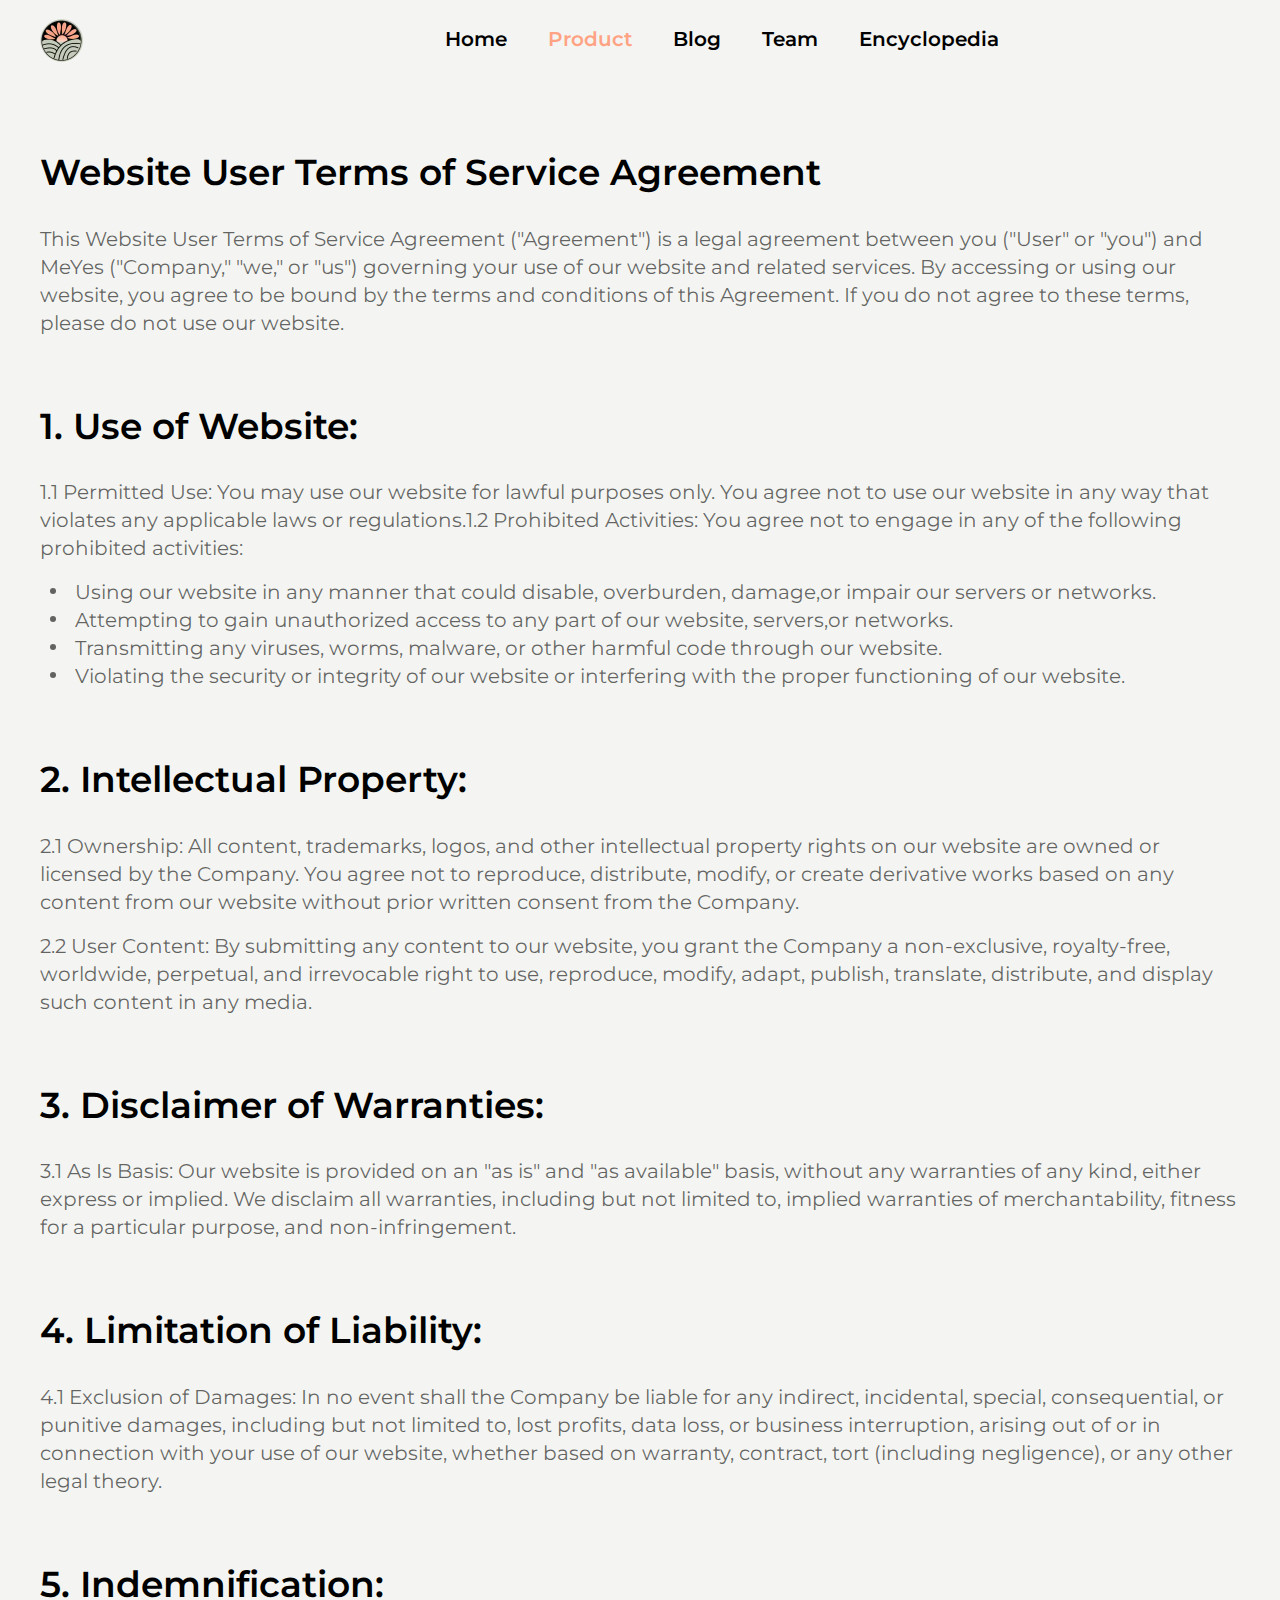
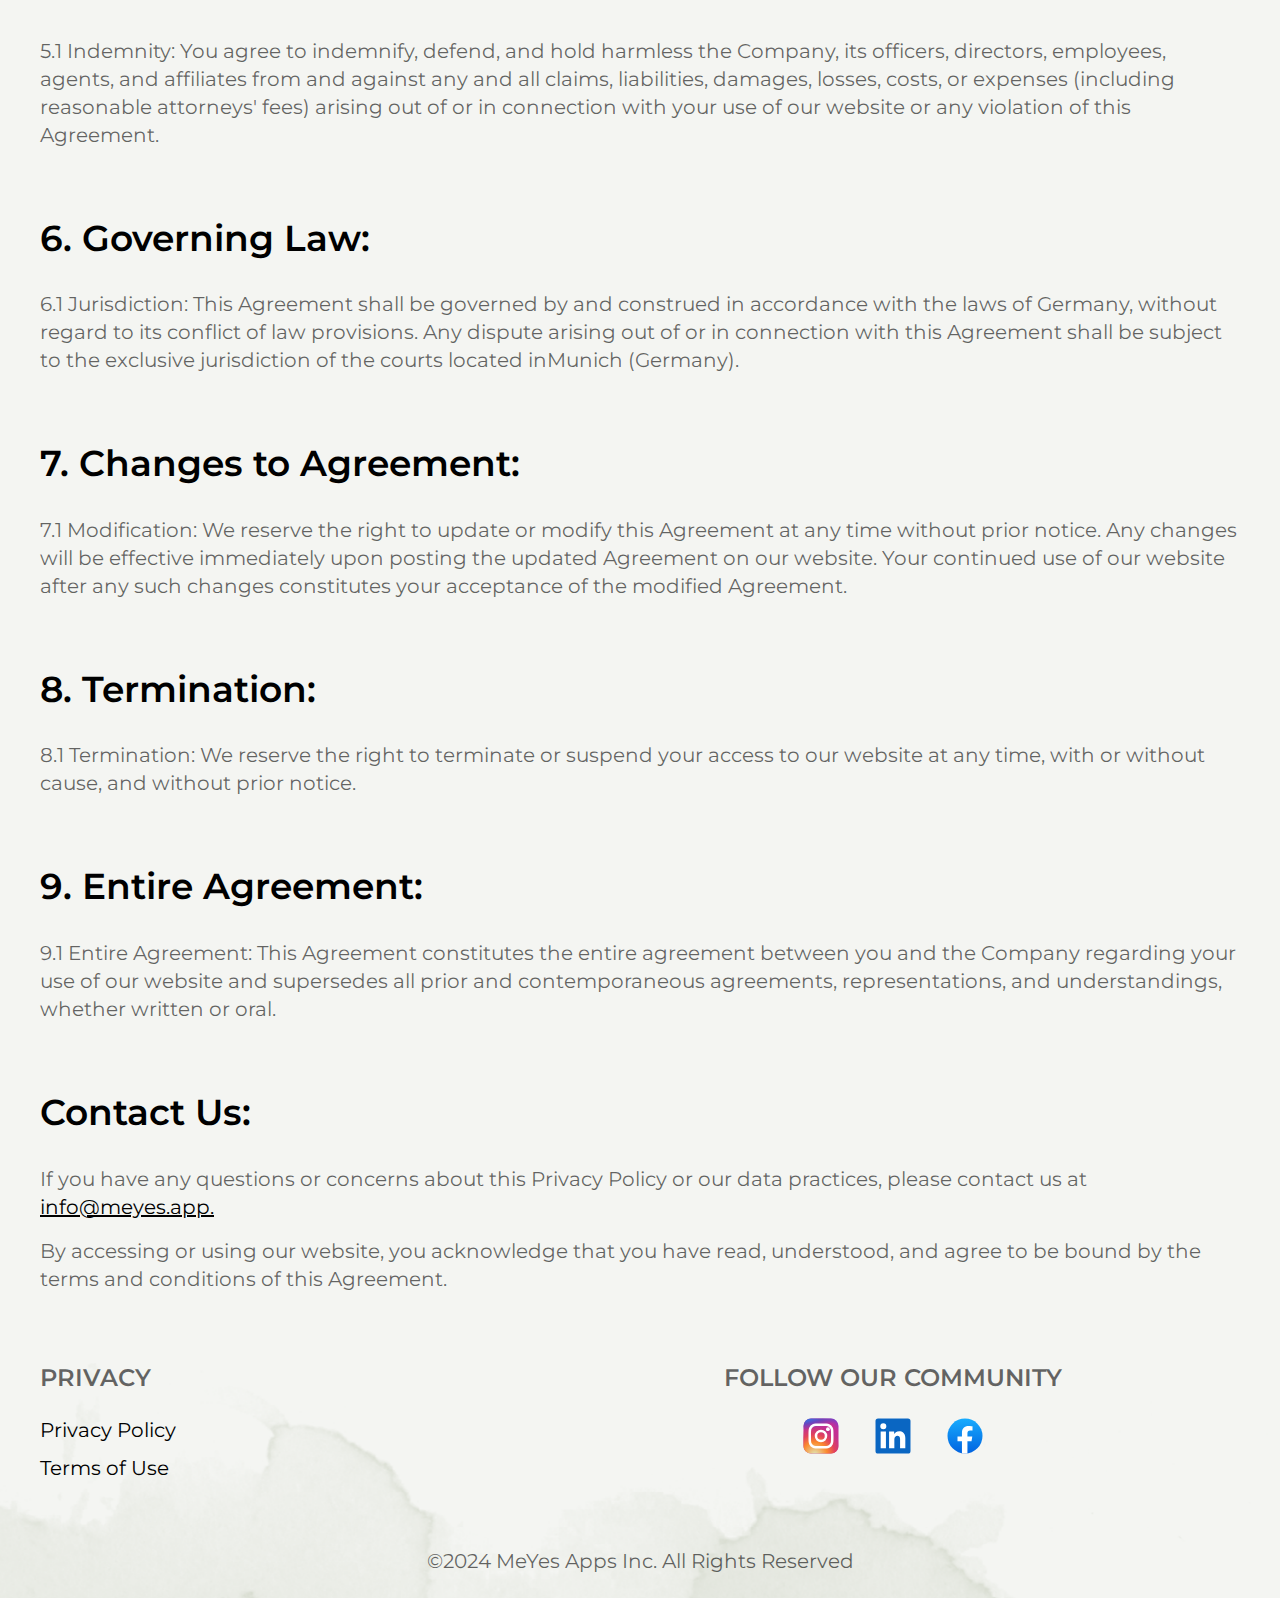
<file: terms_of_use.html>
<!DOCTYPE html><html lang="en"><head>    <meta charset="UTF-8">    <meta name="viewport" content="width=device-width">    <title>MeYes Privacy Policy</title>    <link rel="icon" type="icon" href="img/favicon.png" sizes="16x16">    <link rel="stylesheet" href="css/style.css">    <link rel="preconnect" href="https://fonts.googleapis.com">    <link rel="preconnect" href="https://fonts.gstatic.com" crossorigin>    <link href="https://fonts.googleapis.com/css2?family=Montserrat:ital,wght@0,100..900;1,100..900&display=swap"        rel="stylesheet"></head><body>    <div class="header__wrapper">        <header class="header">            <div class="container">                <div class="navbar header__body">                    <div class="header__logo"><a href="#"><picture><source srcset="img/Logo.webp" type="image/webp"><img src="img/Logo.png" alt="logo"></picture></a></div>                    <div class="burger">                        <span></span>                    </div>                    <nav class="header__menu nav">                        <ul class="menu">                            <li class="menu__item with__submenu">                                <a class="menu__item-link trigger__link" href="index.html">Home</a>                            </li>                            <li class="menu__item"><a class="menu__item-link active__link">Product</a></li>                            <li class="menu__item"><a href="blog.html" class="menu__item-link">Blog</a></li>                            <li class="menu__item"><a href="team.html" class="menu__item-link">Team</a></li>                            <li class="menu__item"><a href="encyclopedia.html" class="menu__item-link">Encyclopedia</a>                            </li>                        </ul>                    </nav>                </div>            </div>        </header>    </div>    <main>        <div class="privacy">            <div class="container">                <div class="privacy__description">                    <h2>Website User Terms of Service Agreement</h2>                    <p class="mt-32">This Website User Terms of Service Agreement ("Agreement") is a legal agreement                        between you ("User" or "you") and MeYes ("Company," "we," or "us") governing your use of our                        website and related services. By accessing or using our website, you agree to be bound by the                        terms and conditions of this Agreement. If you do not agree to these terms, please do not use                        our website.</p>                </div>                <div class="privacy__description">                    <h2>1. Use of Website:</h2>                    <p class="mt-32">1.1 Permitted Use: You may use our website for lawful purposes only. You agree not                        to use our website in any way that violates any applicable laws or regulations.1.2 Prohibited                        Activities: You agree not to engage in any of the following prohibited activities:</p>                    <ul>                        <li> Using our website in any manner that could disable, overburden, damage,or impair our                            servers or networks.</li>                        <li>Attempting to gain unauthorized access to any part of our website, servers,or networks.</li>                        <li>Transmitting any viruses, worms, malware, or other harmful code through our website.</li>                        <li>Violating the security or integrity of our website or interfering with the proper                            functioning of our website.</li>                    </ul>                </div>                <div class="privacy__description">                    <h2>2. Intellectual Property:</h2>                    <p class="mt-32">2.1 Ownership: All content, trademarks, logos, and other intellectual property                        rights on our website are owned or licensed by the Company. You agree not to reproduce,                        distribute, modify, or create derivative works based on any content from our website without                        prior written consent from the Company.                    </p>                    <p>2.2 User Content: By submitting any content to our website, you grant the Company a                        non-exclusive, royalty-free, worldwide, perpetual, and irrevocable right to use, reproduce,                        modify, adapt, publish, translate, distribute, and display such content in any media.</p>                </div>                <div class="privacy__description">                    <h2>3. Disclaimer of Warranties:</h2>                    <p class="mt-32">3.1 As Is Basis: Our website is provided on an "as is" and "as available" basis,                        without any warranties of any kind, either express or implied. We disclaim all warranties,                        including but not limited to, implied warranties of merchantability, fitness for a particular                        purpose, and non-infringement.                    </p>                </div>                <div class="privacy__description">                    <h2>4. Limitation of Liability:</h2>                    <p class="mt-32">4.1 Exclusion of Damages: In no event shall the Company be liable for any indirect,                        incidental, special, consequential, or punitive damages, including but not limited to, lost                        profits, data loss, or business interruption, arising out of or in connection with your use of                        our website, whether based on warranty, contract, tort (including negligence), or any other                        legal theory.                    </p>                </div>                <div class="privacy__description">                    <h2>5. Indemnification:</h2>                    <p class="mt-32">5.1 Indemnity: You agree to indemnify, defend, and hold harmless the Company, its                        officers, directors, employees, agents, and affiliates from and against any and all claims,                        liabilities, damages, losses, costs, or expenses (including reasonable attorneys' fees) arising                        out of or in connection with your use of our website or any violation of this Agreement.                    </p>                </div>                <div class="privacy__description">                    <h2>6. Governing Law:</h2>                    <p class="mt-32">6.1 Jurisdiction: This Agreement shall be governed by and construed in accordance                        with the laws of Germany, without regard to its conflict of law provisions. Any dispute arising                        out of or in connection with this Agreement shall be subject to the exclusive jurisdiction of                        the courts located inMunich (Germany).                    </p>                </div>                <div class="privacy__description">                    <h2>7. Changes to Agreement:</h2>                    <p class="mt-32">7.1 Modification: We reserve the right to update or modify this Agreement at any                        time without prior notice. Any changes will be effective immediately upon posting the updated                        Agreement on our website. Your continued use of our website after any such changes constitutes                        your acceptance of the modified Agreement.                    </p>                </div>                <div class="privacy__description">                    <h2>8. Termination:</h2>                    <p class="mt-32">8.1 Termination: We reserve the right to terminate or suspend your access to our                        website at any time, with or without cause, and without prior notice.                    </p>                </div>                <div class="privacy__description">                    <h2>9. Entire Agreement:</h2>                    <p class="mt-32">9.1 Entire Agreement: This Agreement constitutes the entire agreement between you                        and the Company regarding your use of our website and supersedes all prior and contemporaneous                        agreements, representations, and understandings, whether written or oral.                    </p>                </div>                <div class="privacy__description">                    <h2>Contact Us:</h2>                    <p class="mt-32">If you have any questions or concerns about this Privacy Policy or our data                        practices, please contact us at <a href="mailto:info@meyes.app">info@meyes.app.</a>                    </p>                    <p>By accessing or using our website, you acknowledge that you have read, understood, and agree to                        be bound by the terms and conditions of this Agreement.</p>                </div>            </div>        </div>    </main>    <!-- Footer-->    <footer >    <div class="footer">                <div class="container">            <div class="footer__box">                <div class="footer__privacy footer__title">                    Privacy                    <div class="footer__privacy_btn">                        <a href="privacy_policy.html">Privacy Policy</a>                        <a href="terms_of_use.html">Terms of Use</a>                    </div>                </div>                <div class="footer__container">                    <div class="footer__title">                        Follow our community                    </div>                    <div class="footer__wrapper">                        <div class="footer__wrap">                            <a href="https://www.instagram.com/meyes_app?utm_source=qr" target="blank"><picture><source srcset="img/instagram1.svg" type="image/webp"><img src="img/instagram1.svg" alt="instagram"></picture></a>                                                   </div>                                               <div class="footer__wrap">                            <a href="https://www.linkedin.com/company/meyesapp/" target="blank"><picture><source srcset="img/LinkedIn1.svg" type="image/webp"><img src="img/LinkedIn1.svg" alt="linkedin"></picture></a>                                                  </div>                        <div class="footer__wrap">                            <a href="https://www.facebook.com/profile.php?id=61557048317930" target="blank"><picture><source srcset="img/Facebook1.svg" type="image/webp"><img src="img/Facebook1.svg" alt="facebook"></picture></a>                                                    </div>                    </div>                </div>            </div>                                           <div class="footer__copyrating">                ©2024 MeYes Apps Inc. All Rights Reserved            </div>            </div>    </div>  </footer>    <script src="https://code.jquery.com/jquery-3.5.1.js"        integrity="sha256-QWo7LDvxbWT2tbbQ97B53yJnYU3WhH/C8ycbRAkjPDc=" crossorigin="anonymous"></script>    <script src="js/script.js"></script></body></html>
</file>
<file: css/style.css>
@charset "UTF-8";

.container {
  margin-left: auto;
  margin-right: auto;
  -webkit-box-sizing: border-box;
          box-sizing: border-box;
  padding: 0 40px;
  max-width: 1280px;
}

body.locked {
  overflow: hidden;
}

.btn {
  font-style: normal;
  border: none;
  font-weight: 700;
  font-size: 18px;
  line-height: 22px;
  text-transform: uppercase;
  display: -webkit-box;
  display: -ms-flexbox;
  display: flex;
  -webkit-box-pack: center;
      -ms-flex-pack: center;
          justify-content: center;
  -webkit-box-align: center;
      -ms-flex-align: center;
          align-items: center;
  padding: 15px 0;
  -webkit-transition: 0.3s ease;
  -o-transition: 0.3s ease;
  transition: 0.3s ease;
}

.btn__outline {
  color: #001D5F;
}

.btn__outline:hover {
  color: #DD6200;
}

.btn__primary {
  color: #ffffff;
  background-color: #001D5F;
}

.btn__primary:hover {
  background-color: #010D14;
}

.btn__secondary {
  color: #ffffff;
  background: #DD6200;
}

.btn__secondary:hover {
  background-color: #aa4b00;
}

@-webkit-keyframes fade {
  0% {
    opacity: 0;
  }

  100% {
    opacity: 1;
  }
}

@keyframes fade {
  0% {
    opacity: 0;
  }

  100% {
    opacity: 1;
  }
}

.section__title {
  font-style: normal;
  font-weight: 700;
  font-size: 48px;
  line-height: 59px;
  text-transform: capitalize;
  color: #001D5F;
}

.section__title.title__center {
  text-align: center;
}

.section__title.title__secondary {
  color: #ffffff;
}

.section__subtitle {
  margin-top: 15px;
  font-style: normal;
  font-weight: 400;
  font-size: 16px;
  line-height: 22px;
  color: #000000;
  letter-spacing: 0.3px;
}

.section__subtitle.subtitle__center {
  text-align: center;
}

.section__subtitle.subtitle__secondary {
  color: #ffffff;
}

@font-face {
  font-family: "Gilroy-Regular";
  src: url("../fonts/Gilroy-Regular2.ttf") format("truetype");
  font-weight: normal;
  font-style: normal;
}

.navbar {
  display: block;
}

.hide-menu {
  -webkit-transform: translateY(-100%);
      -ms-transform: translateY(-100%);
          transform: translateY(-100%);
  -webkit-transition: -webkit-transform 0.3s ease-out;
  transition: -webkit-transform 0.3s ease-out;
  -o-transition: transform 0.3s ease-out;
  transition: transform 0.3s ease-out;
  transition: transform 0.3s ease-out, -webkit-transform 0.3s ease-out;
  position: fixed !important;
  /* Зробити меню фіксованим */
  top: 0 !important;
  /* Меню прикріплюється до верхнього краю екрану */
  width: 100%;
}

.fixed {
  margin-top: 0 !important;
  position: fixed !important;
  top: 0 !important;
  background-color: #ffffff;
  -webkit-transition: 0.1s ease-out;
  -o-transition: 0.1s ease-out;
  transition: 0.1s ease-out;
}

.active_header {
  -webkit-transition: 0.25s background;
  -o-transition: 0.25s background;
  transition: 0.25s background;
  background: #fff !important;
}

.header {
  position: absolute;
  top: 0;
  left: 0;
  width: 100%;
  z-index: 999;
  /* Піднімання меню над іншими елементами на сторінці */
}

.header__logo {
  width: -webkit-fill-available;
  max-width: 43px;
}

.header__logo a {
  display: -webkit-box;
  display: -ms-flexbox;
  display: flex;
  -webkit-box-align: center;
      -ms-flex-align: center;
          align-items: center;
  font-style: normal;
  font-weight: 500;
  font-size: 18px;
  line-height: 36px;
  color: #001D5F;
}

.header__body {
  padding: 18.5px 0px;
  position: relative;
  display: -webkit-box;
  display: -ms-flexbox;
  display: flex;
  -webkit-box-align: center;
      -ms-flex-align: center;
          align-items: center;
}

.header .menu {
  -webkit-transition: -webkit-transform 0.3s cubic-bezier(0.34, 1.56, 0.64, 1) !important;
  transition: -webkit-transform 0.3s cubic-bezier(0.34, 1.56, 0.64, 1) !important;
  -o-transition: transform 0.3s cubic-bezier(0.34, 1.56, 0.64, 1) !important;
  transition: transform 0.3s cubic-bezier(0.34, 1.56, 0.64, 1) !important;
  transition: transform 0.3s cubic-bezier(0.34, 1.56, 0.64, 1), -webkit-transform 0.3s cubic-bezier(0.34, 1.56, 0.64, 1) !important;
}

.header .menu__item a {
  font-family: "Montserrat", sans-serif;
  font-style: normal;
  font-weight: normal;
  font-size: 20px;
  line-height: 24px;
  font-weight: 600;
  color: #000;
  -webkit-transition: 0.2s ease;
  -o-transition: 0.2s ease;
  transition: 0.2s ease;
}

.header .menu__item a:hover {
  color: #FFA384;
  -webkit-transition: 0.2s ease;
  -o-transition: 0.2s ease;
  transition: 0.2s ease;
}

.header .menu__item.with__submenu {
  position: relative;
}

.header .header__menu {
  display: -webkit-box;
  display: -ms-flexbox;
  display: flex;
  -webkit-box-pack: center;
      -ms-flex-pack: center;
          justify-content: center;
  width: 100%;
}

.header .header__menu ul {
  -webkit-transition-delay: 0s;
       -o-transition-delay: 0s;
          transition-delay: 0s;
  -webkit-transform: translateX(30px);
      -ms-transform: translateX(30px);
          transform: translateX(30px);
  z-index: 12;
  position: relative;
  display: -webkit-box;
  display: -ms-flexbox;
  display: flex;
  gap: 31px;
}

.header .burger {
  display: none;
}

.active_menu {
  -webkit-transition: -webkit-transform 0.3s cubic-bezier(0.34, 1.56, 0.64, 1) !important;
  transition: -webkit-transform 0.3s cubic-bezier(0.34, 1.56, 0.64, 1) !important;
  -o-transition: transform 0.3s cubic-bezier(0.34, 1.56, 0.64, 1) !important;
  transition: transform 0.3s cubic-bezier(0.34, 1.56, 0.64, 1) !important;
  transition: transform 0.3s cubic-bezier(0.34, 1.56, 0.64, 1), -webkit-transform 0.3s cubic-bezier(0.34, 1.56, 0.64, 1) !important;
  -webkit-transform: translateX(0) !important;
      -ms-transform: translateX(0) !important;
          transform: translateX(0) !important;
}

header:before {
  content: "";
  position: absolute;
  top: 0;
  left: 0;
  width: 100%;
  height: 100%;
  z-index: 8;
  display: none;
}

.nav {
  cursor: pointer;
}

.header__menu {
  -webkit-box-pack: center;
      -ms-flex-pack: center;
          justify-content: center;
}

.active_menu {
  -webkit-transition: -webkit-transform 0.2s cubic-bezier(0.34, 1.56, 0.64, 1) !important;
  transition: -webkit-transform 0.2s cubic-bezier(0.34, 1.56, 0.64, 1) !important;
  -o-transition: transform 0.2s cubic-bezier(0.34, 1.56, 0.64, 1) !important;
  transition: transform 0.2s cubic-bezier(0.34, 1.56, 0.64, 1) !important;
  transition: transform 0.2s cubic-bezier(0.34, 1.56, 0.64, 1), -webkit-transform 0.2s cubic-bezier(0.34, 1.56, 0.64, 1) !important;
}

.menu {
  -webkit-transition: -webkit-transform 0.2s cubic-bezier(0.34, 1.56, 0.64, 1) !important;
  transition: -webkit-transform 0.2s cubic-bezier(0.34, 1.56, 0.64, 1) !important;
  -o-transition: transform 0.2s cubic-bezier(0.34, 1.56, 0.64, 1) !important;
  transition: transform 0.2s cubic-bezier(0.34, 1.56, 0.64, 1) !important;
  transition: transform 0.2s cubic-bezier(0.34, 1.56, 0.64, 1), -webkit-transform 0.2s cubic-bezier(0.34, 1.56, 0.64, 1) !important;
}

.menu li {
  -webkit-transition: -webkit-transform 0.2s cubic-bezier(0.34, 1.56, 0.64, 1) !important;
  transition: -webkit-transform 0.2s cubic-bezier(0.34, 1.56, 0.64, 1) !important;
  -o-transition: transform 0.2s cubic-bezier(0.34, 1.56, 0.64, 1) !important;
  transition: transform 0.2s cubic-bezier(0.34, 1.56, 0.64, 1) !important;
  transition: transform 0.2s cubic-bezier(0.34, 1.56, 0.64, 1), -webkit-transform 0.2s cubic-bezier(0.34, 1.56, 0.64, 1) !important;
}

.active_menu li:nth-child(1) {
  -webkit-transform: translateX(0px) !important;
      -ms-transform: translateX(0px) !important;
          transform: translateX(0px) !important;
}

.active_menu li:nth-child(2) {
  -webkit-transform: translateX(0px) !important;
      -ms-transform: translateX(0px) !important;
          transform: translateX(0px) !important;
}

.active_menu li:nth-child(3) {
  -webkit-transform: translateX(0px) !important;
      -ms-transform: translateX(0px) !important;
          transform: translateX(0px) !important;
}

.active_menu li:nth-child(4) {
  -webkit-transform: translateX(0px) !important;
      -ms-transform: translateX(0px) !important;
          transform: translateX(0px) !important;
}

.active_menu li:nth-child(5) {
  -webkit-transform: translateX(0px) !important;
      -ms-transform: translateX(0px) !important;
          transform: translateX(0px) !important;
}

.menu li:nth-child(1) {
  -webkit-transform: translateX(10px);
      -ms-transform: translateX(10px);
          transform: translateX(10px);
}

.menu li:nth-child(2) {
  -webkit-transform: translateX(20px);
      -ms-transform: translateX(20px);
          transform: translateX(20px);
}

.menu li:nth-child(3) {
  -webkit-transform: translateX(30px);
      -ms-transform: translateX(30px);
          transform: translateX(30px);
}

.menu li:nth-child(4) {
  -webkit-transform: translateX(40px);
      -ms-transform: translateX(40px);
          transform: translateX(40px);
}

.menu li:nth-child(5) {
  -webkit-transform: translateX(50px);
      -ms-transform: translateX(50px);
          transform: translateX(50px);
}

.first {
  margin-bottom: 40px;
}

.first__items {
  display: -webkit-box;
  display: -ms-flexbox;
  display: flex;
  gap: 175px;
  padding-top: 227px;
}

.first__item-margin {
  position: relative;
  margin-top: -100px;
}

.first__item h1 {
  font-family: "Montserrat";
  font-weight: 600;
  font-size: 38px;
  line-height: 45.6px;
  padding-bottom: 20px;
  color: #000;
}

.first__item p {
  margin-top: 20px;
  font-weight: 400;
  color: rgba(0, 0, 0, 0.6);
  font-size: 20px;
  line-height: 28px;
}

.first__item img {
  max-width: 470px;
}

.first__item-special-icon {
  max-width: 198px !important;
  position: absolute;
  top: 250px;
  z-index: -1;
  left: -110px;
}

@-webkit-keyframes unfoldIn {
  0% {
    -webkit-transform: scaleY(0.005) scaleX(0);
            transform: scaleY(0.005) scaleX(0);
  }

  50% {
    -webkit-transform: scaleY(0.005) scaleX(1);
            transform: scaleY(0.005) scaleX(1);
  }

  100% {
    -webkit-transform: scaleY(1) scaleX(1);
            transform: scaleY(1) scaleX(1);
  }
}

@keyframes unfoldIn {
  0% {
    -webkit-transform: scaleY(0.005) scaleX(0);
            transform: scaleY(0.005) scaleX(0);
  }

  50% {
    -webkit-transform: scaleY(0.005) scaleX(1);
            transform: scaleY(0.005) scaleX(1);
  }

  100% {
    -webkit-transform: scaleY(1) scaleX(1);
            transform: scaleY(1) scaleX(1);
  }
}

@-webkit-keyframes unfoldOut {
  0% {
    -webkit-transform: scaleY(1) scaleX(1);
            transform: scaleY(1) scaleX(1);
  }

  50% {
    -webkit-transform: scaleY(0.005) scaleX(1);
            transform: scaleY(0.005) scaleX(1);
  }

  100% {
    -webkit-transform: scaleY(0.005) scaleX(0);
            transform: scaleY(0.005) scaleX(0);
  }
}

@keyframes unfoldOut {
  0% {
    -webkit-transform: scaleY(1) scaleX(1);
            transform: scaleY(1) scaleX(1);
  }

  50% {
    -webkit-transform: scaleY(0.005) scaleX(1);
            transform: scaleY(0.005) scaleX(1);
  }

  100% {
    -webkit-transform: scaleY(0.005) scaleX(0);
            transform: scaleY(0.005) scaleX(0);
  }
}

@-webkit-keyframes zoomIn {
  0% {
    -webkit-transform: scale(0);
            transform: scale(0);
  }

  100% {
    -webkit-transform: scale(1);
            transform: scale(1);
  }
}

@keyframes zoomIn {
  0% {
    -webkit-transform: scale(0);
            transform: scale(0);
  }

  100% {
    -webkit-transform: scale(1);
            transform: scale(1);
  }
}

@-webkit-keyframes zoomOut {
  0% {
    -webkit-transform: scale(1);
            transform: scale(1);
  }

  100% {
    -webkit-transform: scale(0);
            transform: scale(0);
  }
}

@keyframes zoomOut {
  0% {
    -webkit-transform: scale(1);
            transform: scale(1);
  }

  100% {
    -webkit-transform: scale(0);
            transform: scale(0);
  }
}

@-webkit-keyframes fadeIn {
  0% {
    background: rgba(0, 0, 0, 0);
  }

  100% {
    background: rgba(0, 0, 0, 0.7);
  }
}

@keyframes fadeIn {
  0% {
    background: rgba(0, 0, 0, 0);
  }

  100% {
    background: rgba(0, 0, 0, 0.7);
  }
}

@-webkit-keyframes fadeOut {
  0% {
    background: rgba(0, 0, 0, 0.7);
  }

  100% {
    background: rgba(0, 0, 0, 0);
  }
}

@keyframes fadeOut {
  0% {
    background: rgba(0, 0, 0, 0.7);
  }

  100% {
    background: rgba(0, 0, 0, 0);
  }
}

@-webkit-keyframes scaleUp {
  0% {
    -webkit-transform: scale(0.8) translateY(1000px);
            transform: scale(0.8) translateY(1000px);
    opacity: 0;
  }

  100% {
    -webkit-transform: scale(1) translateY(0px);
            transform: scale(1) translateY(0px);
    opacity: 1;
  }
}

@keyframes scaleUp {
  0% {
    -webkit-transform: scale(0.8) translateY(1000px);
            transform: scale(0.8) translateY(1000px);
    opacity: 0;
  }

  100% {
    -webkit-transform: scale(1) translateY(0px);
            transform: scale(1) translateY(0px);
    opacity: 1;
  }
}

@-webkit-keyframes scaleDown {
  0% {
    -webkit-transform: scale(1) translateY(0px);
            transform: scale(1) translateY(0px);
    opacity: 1;
  }

  100% {
    -webkit-transform: scale(0.8) translateY(1000px);
            transform: scale(0.8) translateY(1000px);
    opacity: 0;
  }
}

@keyframes scaleDown {
  0% {
    -webkit-transform: scale(1) translateY(0px);
            transform: scale(1) translateY(0px);
    opacity: 1;
  }

  100% {
    -webkit-transform: scale(0.8) translateY(1000px);
            transform: scale(0.8) translateY(1000px);
    opacity: 0;
  }
}

@-webkit-keyframes scaleBack {
  0% {
    -webkit-transform: scale(1);
            transform: scale(1);
  }

  100% {
    -webkit-transform: scale(0.85);
            transform: scale(0.85);
  }
}

@keyframes scaleBack {
  0% {
    -webkit-transform: scale(1);
            transform: scale(1);
  }

  100% {
    -webkit-transform: scale(0.85);
            transform: scale(0.85);
  }
}

@-webkit-keyframes scaleForward {
  0% {
    -webkit-transform: scale(0.85);
            transform: scale(0.85);
  }

  100% {
    -webkit-transform: scale(1);
            transform: scale(1);
  }
}

@keyframes scaleForward {
  0% {
    -webkit-transform: scale(0.85);
            transform: scale(0.85);
  }

  100% {
    -webkit-transform: scale(1);
            transform: scale(1);
  }
}

@-webkit-keyframes quickScaleDown {
  0% {
    -webkit-transform: scale(1);
            transform: scale(1);
  }

  99.9% {
    -webkit-transform: scale(1);
            transform: scale(1);
  }

  100% {
    -webkit-transform: scale(0);
            transform: scale(0);
  }
}

@keyframes quickScaleDown {
  0% {
    -webkit-transform: scale(1);
            transform: scale(1);
  }

  99.9% {
    -webkit-transform: scale(1);
            transform: scale(1);
  }

  100% {
    -webkit-transform: scale(0);
            transform: scale(0);
  }
}

@-webkit-keyframes slideUpLarge {
  0% {
    -webkit-transform: translateY(0%);
            transform: translateY(0%);
  }

  100% {
    -webkit-transform: translateY(-100%);
            transform: translateY(-100%);
  }
}

@keyframes slideUpLarge {
  0% {
    -webkit-transform: translateY(0%);
            transform: translateY(0%);
  }

  100% {
    -webkit-transform: translateY(-100%);
            transform: translateY(-100%);
  }
}

@-webkit-keyframes slideDownLarge {
  0% {
    -webkit-transform: translateY(-100%);
            transform: translateY(-100%);
  }

  100% {
    -webkit-transform: translateY(0%);
            transform: translateY(0%);
  }
}

@keyframes slideDownLarge {
  0% {
    -webkit-transform: translateY(-100%);
            transform: translateY(-100%);
  }

  100% {
    -webkit-transform: translateY(0%);
            transform: translateY(0%);
  }
}

@-webkit-keyframes moveUp {
  0% {
    -webkit-transform: translateY(150px);
            transform: translateY(150px);
  }

  100% {
    -webkit-transform: translateY(0);
            transform: translateY(0);
  }
}

@keyframes moveUp {
  0% {
    -webkit-transform: translateY(150px);
            transform: translateY(150px);
  }

  100% {
    -webkit-transform: translateY(0);
            transform: translateY(0);
  }
}

@-webkit-keyframes moveDown {
  0% {
    -webkit-transform: translateY(0px);
            transform: translateY(0px);
  }

  100% {
    -webkit-transform: translateY(150px);
            transform: translateY(150px);
  }
}

@keyframes moveDown {
  0% {
    -webkit-transform: translateY(0px);
            transform: translateY(0px);
  }

  100% {
    -webkit-transform: translateY(150px);
            transform: translateY(150px);
  }
}

@-webkit-keyframes blowUpContent {
  0% {
    -webkit-transform: scale(1);
            transform: scale(1);
    opacity: 1;
  }

  99.9% {
    -webkit-transform: scale(2);
            transform: scale(2);
    opacity: 0;
  }

  100% {
    -webkit-transform: scale(0);
            transform: scale(0);
  }
}

@keyframes blowUpContent {
  0% {
    -webkit-transform: scale(1);
            transform: scale(1);
    opacity: 1;
  }

  99.9% {
    -webkit-transform: scale(2);
            transform: scale(2);
    opacity: 0;
  }

  100% {
    -webkit-transform: scale(0);
            transform: scale(0);
  }
}

@-webkit-keyframes blowUpContentTwo {
  0% {
    -webkit-transform: scale(2);
            transform: scale(2);
    opacity: 0;
  }

  100% {
    -webkit-transform: scale(1);
            transform: scale(1);
    opacity: 1;
  }
}

@keyframes blowUpContentTwo {
  0% {
    -webkit-transform: scale(2);
            transform: scale(2);
    opacity: 0;
  }

  100% {
    -webkit-transform: scale(1);
            transform: scale(1);
    opacity: 1;
  }
}

@-webkit-keyframes blowUpModal {
  0% {
    -webkit-transform: scale(0);
            transform: scale(0);
  }

  100% {
    -webkit-transform: scale(1);
            transform: scale(1);
  }
}

@keyframes blowUpModal {
  0% {
    -webkit-transform: scale(0);
            transform: scale(0);
  }

  100% {
    -webkit-transform: scale(1);
            transform: scale(1);
  }
}

@-webkit-keyframes blowUpModalTwo {
  0% {
    -webkit-transform: scale(1);
            transform: scale(1);
    opacity: 1;
  }

  100% {
    -webkit-transform: scale(0);
            transform: scale(0);
    opacity: 0;
  }
}

@keyframes blowUpModalTwo {
  0% {
    -webkit-transform: scale(1);
            transform: scale(1);
    opacity: 1;
  }

  100% {
    -webkit-transform: scale(0);
            transform: scale(0);
    opacity: 0;
  }
}

@-webkit-keyframes roadRunnerIn {
  0% {
    -webkit-transform: translateX(-1500px) skewX(30deg) scaleX(1.3);
            transform: translateX(-1500px) skewX(30deg) scaleX(1.3);
  }

  70% {
    -webkit-transform: translateX(30px) skewX(0deg) scaleX(0.9);
            transform: translateX(30px) skewX(0deg) scaleX(0.9);
  }

  100% {
    -webkit-transform: translateX(0px) skewX(0deg) scaleX(1);
            transform: translateX(0px) skewX(0deg) scaleX(1);
  }
}

@keyframes roadRunnerIn {
  0% {
    -webkit-transform: translateX(-1500px) skewX(30deg) scaleX(1.3);
            transform: translateX(-1500px) skewX(30deg) scaleX(1.3);
  }

  70% {
    -webkit-transform: translateX(30px) skewX(0deg) scaleX(0.9);
            transform: translateX(30px) skewX(0deg) scaleX(0.9);
  }

  100% {
    -webkit-transform: translateX(0px) skewX(0deg) scaleX(1);
            transform: translateX(0px) skewX(0deg) scaleX(1);
  }
}

@-webkit-keyframes roadRunnerOut {
  0% {
    -webkit-transform: translateX(0px) skewX(0deg) scaleX(1);
            transform: translateX(0px) skewX(0deg) scaleX(1);
  }

  30% {
    -webkit-transform: translateX(-30px) skewX(-5deg) scaleX(0.9);
            transform: translateX(-30px) skewX(-5deg) scaleX(0.9);
  }

  100% {
    -webkit-transform: translateX(1500px) skewX(30deg) scaleX(1.3);
            transform: translateX(1500px) skewX(30deg) scaleX(1.3);
  }
}

@keyframes roadRunnerOut {
  0% {
    -webkit-transform: translateX(0px) skewX(0deg) scaleX(1);
            transform: translateX(0px) skewX(0deg) scaleX(1);
  }

  30% {
    -webkit-transform: translateX(-30px) skewX(-5deg) scaleX(0.9);
            transform: translateX(-30px) skewX(-5deg) scaleX(0.9);
  }

  100% {
    -webkit-transform: translateX(1500px) skewX(30deg) scaleX(1.3);
            transform: translateX(1500px) skewX(30deg) scaleX(1.3);
  }
}

@-webkit-keyframes sketchIn {
  0% {
    stroke-dashoffset: 778;
  }

  100% {
    stroke-dashoffset: 0;
  }
}

@keyframes sketchIn {
  0% {
    stroke-dashoffset: 778;
  }

  100% {
    stroke-dashoffset: 0;
  }
}

@-webkit-keyframes sketchOut {
  0% {
    stroke-dashoffset: 0;
  }

  100% {
    stroke-dashoffset: 778;
  }
}

@keyframes sketchOut {
  0% {
    stroke-dashoffset: 0;
  }

  100% {
    stroke-dashoffset: 778;
  }
}

@-webkit-keyframes modalFadeIn {
  0% {
    background-color: transparent;
  }

  100% {
    background-color: white;
  }
}

@keyframes modalFadeIn {
  0% {
    background-color: transparent;
  }

  100% {
    background-color: white;
  }
}

@-webkit-keyframes modalFadeOut {
  0% {
    background-color: white;
  }

  100% {
    background-color: transparent;
  }
}

@keyframes modalFadeOut {
  0% {
    background-color: white;
  }

  100% {
    background-color: transparent;
  }
}

@-webkit-keyframes modalContentFadeIn {
  0% {
    opacity: 0;
    top: -20px;
  }

  100% {
    opacity: 1;
    top: 0;
  }
}

@keyframes modalContentFadeIn {
  0% {
    opacity: 0;
    top: -20px;
  }

  100% {
    opacity: 1;
    top: 0;
  }
}

@-webkit-keyframes modalContentFadeOut {
  0% {
    opacity: 1;
    top: 0px;
  }

  100% {
    opacity: 0;
    top: -20px;
  }
}

@keyframes modalContentFadeOut {
  0% {
    opacity: 1;
    top: 0px;
  }

  100% {
    opacity: 0;
    top: -20px;
  }
}

@-webkit-keyframes bondJamesBond {
  0% {
    -webkit-transform: translateX(1000px);
            transform: translateX(1000px);
  }

  80% {
    -webkit-transform: translateX(0px);
            transform: translateX(0px);
    border-radius: 75px;
    height: 75px;
    width: 75px;
  }

  90% {
    border-radius: 3px;
    height: 182px;
    width: 247px;
  }

  100% {
    border-radius: 3px;
    height: 162px;
    width: 227px;
  }
}

@keyframes bondJamesBond {
  0% {
    -webkit-transform: translateX(1000px);
            transform: translateX(1000px);
  }

  80% {
    -webkit-transform: translateX(0px);
            transform: translateX(0px);
    border-radius: 75px;
    height: 75px;
    width: 75px;
  }

  90% {
    border-radius: 3px;
    height: 182px;
    width: 247px;
  }

  100% {
    border-radius: 3px;
    height: 162px;
    width: 227px;
  }
}

@-webkit-keyframes killShot {
  0% {
    -webkit-transform: translateY(0) rotate(0deg);
            transform: translateY(0) rotate(0deg);
    opacity: 1;
  }

  100% {
    -webkit-transform: translateY(300px) rotate(45deg);
            transform: translateY(300px) rotate(45deg);
    opacity: 0;
  }
}

@keyframes killShot {
  0% {
    -webkit-transform: translateY(0) rotate(0deg);
            transform: translateY(0) rotate(0deg);
    opacity: 1;
  }

  100% {
    -webkit-transform: translateY(300px) rotate(45deg);
            transform: translateY(300px) rotate(45deg);
    opacity: 0;
  }
}

@-webkit-keyframes fadeToRed {
  0% {
    background-color: rgba(0, 0, 0, 0.6);
  }

  100% {
    background-color: rgba(255, 0, 0, 0.8);
  }
}

@keyframes fadeToRed {
  0% {
    background-color: rgba(0, 0, 0, 0.6);
  }

  100% {
    background-color: rgba(255, 0, 0, 0.8);
  }
}

@-webkit-keyframes slowFade {
  0% {
    opacity: 1;
  }

  99.9% {
    opacity: 0;
    -webkit-transform: scale(1);
            transform: scale(1);
  }

  100% {
    -webkit-transform: scale(0);
            transform: scale(0);
  }
}

@keyframes slowFade {
  0% {
    opacity: 1;
  }

  99.9% {
    opacity: 0;
    -webkit-transform: scale(1);
            transform: scale(1);
  }

  100% {
    -webkit-transform: scale(0);
            transform: scale(0);
  }
}

#modal-container .modal-background {
  display: -webkit-box;
  display: -ms-flexbox;
  display: flex;
  text-align: center;
}

#modal-container .modal-background .modal {
  padding: 45px 0px 60px 0px;
  border-radius: 3px;
  font-weight: 300;
  position: relative;
}

#modal-container .modal-background .modal .modal-svg {
  position: absolute;
  top: 0;
  left: 0;
  height: 100%;
  width: 100%;
  border-radius: 3px;
}

#modal-container .modal-background .modal .modal-svg rect {
  stroke: #fff;
  stroke-width: 2px;
  stroke-dasharray: 778;
  stroke-dashoffset: 778;
}

.product__anim h1 {
  max-width: 490px;
  margin-top: 110px !important;
}

.my-container2 .swiper-slide-container {
  min-height: 380px !important;
}

.card-container2 {
  margin-top: 90px !important;
  height: 2879px !important;
}

.enc {
  position: absolute;
  left: 0;
  height: 100%;
  right: 0;
  bottom: 0;
  top: 50%;
  -webkit-transform: translateY(20%);
      -ms-transform: translateY(20%);
          transform: translateY(20%);
  margin: auto;
}

.enc h1 {
  margin-top: 0;
}

.second_bg {
  background: url("../img/bg__1-icon.png");
  position: absolute;
  width: 100%;
  height: 1200px;
  top: 960px;
  background-repeat: no-repeat;
  background-size: cover;
  z-index: -1;
  -webkit-transform: translate(-50%, -50%);
      -ms-transform: translate(-50%, -50%);
          transform: translate(-50%, -50%);
  left: 50%;
}

.second_bg2 {
  background: url("../img/17.webp");
  position: absolute;
  width: 100%;
  height: 1200px;
  top: 5350px;
  background-repeat: no-repeat;
  background-size: cover;
  z-index: -1;
  -webkit-transform: translate(-50%, -50%);
      -ms-transform: translate(-50%, -50%);
          transform: translate(-50%, -50%);
  left: 50%;
}

.swiper-slide3 .swiper-slide-wrapper {
  padding: 54px 54px;
}

.second__wrapper {
  margin-bottom: 291px;
  max-width: 580px;
  margin-left: auto;
  padding-top: 241px;
}

.second__wrap-text p {
  color: rgba(0, 0, 0, 0.6);
  font-size: 18px;
  font-weight: 400;
  line-height: 21.6px;
}

.second__wrap-icon {
  display: -webkit-box;
  display: -ms-flexbox;
  display: flex;
  -webkit-box-align: center;
      -ms-flex-align: center;
          align-items: center;
  -webkit-box-pack: center;
      -ms-flex-pack: center;
          justify-content: center;
  max-width: 168px;
  width: 100%;
}

.how__container2 {
  display: none;
}

.second__wrap-text-title {
  color: #000;
  font-size: 24px;
  font-weight: 600;
  line-height: 33.6px;
  margin-bottom: 40px;
}

.second__wrapper-spec {
  display: -webkit-box;
  display: -ms-flexbox;
  display: flex;
  gap: 196px;
  -webkit-box-align: center;
      -ms-flex-align: center;
          align-items: center;
  margin-left: 160px;
  margin-bottom: 60px;
  max-width: -webkit-fit-content;
  max-width: -moz-fit-content;
  max-width: fit-content;
  padding-top: 40px;
}

.second__wrapper-spec img {
  max-width: 250px;
}

.default__title {
  color: #000;
  font-size: 36px;
  font-family: "Montserrat", sans-serif;
  font-weight: 600;
  line-height: 49.32px;
}

.text-default__title {
  color: #000;
  font-size: 24px;
  font-weight: 500;
  font-family: "Montserrat";
  line-height: 33.6px;
}

.active {
  -webkit-transition: background-color 0.2s ease;
  -o-transition: background-color 0.2s ease;
  transition: background-color 0.2s ease;
}

.active .faq_bg_icon {
  background: url("../img/minus.svg");
  -webkit-transition: background-color 0.2s ease;
  -o-transition: background-color 0.2s ease;
  transition: background-color 0.2s ease;
}

.faq_bg_icon {
  background-repeat: no-repeat !important;
  background-size: cover;
  -webkit-transition: background-color 0.2s ease;
  -o-transition: background-color 0.2s ease;
  transition: background-color 0.2s ease;
  width: 30px;
  height: 30px;
  min-width: 30px;
  display: block;
  background: url("../img/plus.svg");
}

.default__subtitle {
  margin-top: 32px;
  font-size: 20px;
  font-weight: 400;
  line-height: 28px;
  color: rgba(0, 0, 0, 0.6);
}

.how__wrapper {
  margin-top: 60px;
  display: -webkit-box;
  display: -ms-flexbox;
  display: flex;
  gap: 30px;
}

.how__item {
  cursor: pointer;
}

.faq {
  margin-bottom: 60px;
}

.faq h2 {
  margin-bottom: 48px;
  margin-top: 70px;
}

.join__screen2 {
  margin-bottom: 80px;
}

.join__screen2 h2 {
  color: #000000 !important;
  font-size: 36px !important;
  line-height: 39px !important;
}

.how {
  padding-bottom: 0px;
}

.how__container2-item img {
  max-width: 180px;
  margin: 0 auto;
}

.how__container {
  margin-left: 157px;
}

.how h2 {
  font-size: 36px;
  font-weight: 600;
  line-height: 39px;
  color: #000000;
  margin-bottom: 42px;
  margin-top: -60px;
}

.how__wrap1 {
  -webkit-box-shadow: 2px 2px 20px 0px rgba(164, 171, 155, 0.4);
          box-shadow: 2px 2px 20px 0px rgba(164, 171, 155, 0.4);
  background: #FAFAF8;
  padding: 30px;
  border-radius: 12px;
}

.mySwiper2 {
  width: 250px;
}

.how__slider {
  overflow: hidden;
  position: relative;
  height: 610px;
  margin-left: 159px;
}

.how__slider .swiper-slide {
  width: 250px !important;
}

.how__slider .swiper-pagination2 {
  bottom: 9px !important;
}

.swiper-pagination2 .swiper-pagination-bullet {
  width: 10px !important;
  height: 10px !important;
  margin: 0 3px !important;
}

.mySwiper2 .swiper-slide img {
  max-width: 250px !important;
  width: 250px !important;
}

.how-active {
  background: rgba(196, 203, 185, 0.5019607843);
}

.how__item {
  -webkit-transition: background-color 0.2s ease;
  -o-transition: background-color 0.2s ease;
  transition: background-color 0.2s ease;
  padding: 24px;
  max-width: 580px;
  border-radius: 36px;
  margin-bottom: 18px;
}

.how__item h5 {
  font-size: 24px;
  line-height: 29px;
  font-weight: 500;
  color: #000000;
  margin-top: 0;
  margin-bottom: 14px;
}

.how__item p {
  font-size: 20px;
  line-height: 28px;
  color: rgba(0, 0, 0, 0.6);
  font-weight: 400;
}

.faq__wrapper {
  display: -webkit-box;
  display: -ms-flexbox;
  display: flex;
  -webkit-box-align: baseline;
      -ms-flex-align: baseline;
          align-items: baseline;
  margin: 0 auto;
  gap: 75px;
}

.accordion-container {
  position: relative;
  max-width: 600px;
  height: auto;
}

.set {
  cursor: pointer;
  position: relative;
  width: 100%;
  height: auto;
  margin-top: 20px;
  border-bottom: 1px solid #E6E3DF;
  padding-bottom: 20px;
}

.set > a {
  -webkit-box-align: center;
      -ms-flex-align: center;
          align-items: center;
  display: -webkit-box;
  display: -ms-flexbox;
  display: flex;
  -webkit-box-pack: justify;
      -ms-flex-pack: justify;
          justify-content: space-between;
  text-decoration: none;
  -webkit-transition: all 0.2s linear;
  -o-transition: all 0.2s linear;
  transition: all 0.2s linear;
}

.set > a i {
  float: right;
  margin-top: 2px;
}

.set > a.active {
  padding-bottom: 0;
  border-bottom: 0;
}

a.active img {
  rotate: 180deg;
}

a.active ~ .default__subtitle {
  border-bottom: 1px solid #E6E3DF;
  padding-bottom: 20px;
}

.content {
  display: none;
}

.content p {
  padding: 26px 0px 0px 0px;
  margin: 0;
}

.faq_buttons {
  padding-bottom: 54px;
  padding-top: 80px;
  max-width: 758px;
  width: 100%;
  margin: 0 auto;
  display: -webkit-box;
  display: -ms-flexbox;
  display: flex;
  gap: 30px;
}

.default__btn {
  cursor: pointer;
  background: #A4AB9B;
  max-width: -webkit-fit-content;
  max-width: -moz-fit-content;
  max-width: fit-content;
  padding: 20px 64px;
  color: #fff;
  border-radius: 100px;
  font-size: 20px;
  font-family: "Montserrat";
  line-height: 24.38px;
  font-weight: 600;
  -webkit-transition: 0.2s ease-out;
  -o-transition: 0.2s ease-out;
  transition: 0.2s ease-out;
}

.default__btn:hover {
  background: #C4CBB9;
  -webkit-transition: 0.2s ease-out;
  -o-transition: 0.2s ease-out;
  transition: 0.2s ease-out;
}

.team__wrapper {
  margin-top: 50px;
  max-width: 600px;
  display: -webkit-box;
  display: -ms-flexbox;
  display: flex;
  -ms-flex-wrap: wrap;
      flex-wrap: wrap;
  gap: 30px;
}

.team__wrap {
  position: relative;
  max-width: 446px;
  background: #fff;
  border-radius: 100px;
}

.team__wrap-icon {
  right: 10px;
  top: 30px;
  position: absolute;
}

.team__wrap p {
  color: rgba(0, 0, 0, 0.6);
  margin-top: 16px !important;
  text-align: left !important;
}

.team h1 {
  margin-top: 100px;
  margin-bottom: 0;
}

.team p {
  padding-right: 20px;
  text-align: left;
  margin-top: 32px;
}

.my-container .swiper-pagination {
  display: none;
}

.my-container .swiper-pagination2 {
  display: none;
}

.product__anim {
  padding-bottom: 70px;
}

.team__subtitle {
  font-size: 24px;
}

.swiper-container {
  width: 100%;
  height: 100%;
  overflow: visible;
}

.swiper-slide {
  width: 100%;
  height: 30vw;
  /* Center slide text vertically */
  display: -webkit-box;
  display: -ms-flexbox;
  display: flex;
  -webkit-box-pack: center;
      -ms-flex-pack: center;
          justify-content: center;
  -webkit-box-align: center;
      -ms-flex-align: center;
          align-items: center;
}

.swiper-slide-icon {
  min-width: 275px;
}

.swiper-slide-container {
  min-height: 440px;
}

.my-container {
  overflow: hidden;
  padding: 70px 0;
  margin: auto;
}

.my-wrapper {
  padding: 0 10%;
}

.swiper__flex-btns {
  position: relative;
}

.swiper-slide-icon {
  width: 275px;
  height: 250px;
  border-radius: 160px 190px 150px 230px;
  margin-top: 37px;
  margin-left: 20px;
  background-size: cover !important;
  background-position: top;
}

.swiper-slide-icon1 {
  background: url("../img/photo1.png");
}

.swiper-slide-icon2 {
  background: url("../img/photo2.png");
}

.swiper-slide-icon3 {
  background-position: center !important;
  background: url("../img/photo3.png");
}

.swiper-slide-icon4 {
  background: url("../img/photo4.png");
}

.swiper-slide-icon5 {
  background: url("../img/photo5.png");
  background-position: center !important;
}

.last__title {
  text-align: center;
  margin-top: 150px;
  margin-bottom: 58px;
  color: #000;
  font-size: 28px;
  line-height: 34.13px;
  font-weight: 600;
  font-family: "Montserrat", sans-serif;
}

.team__container {
  display: -webkit-box;
  display: -ms-flexbox;
  display: flex;
}

.team__text-container {
  max-width: 600px;
  width: 100%;
  position: sticky;
  top: -20px;
  z-index: 100;
  height: 430px;
}

.swiper-button-next:after {
  background: url("../img/icon12.svg");
  background-repeat: no-repeat;
  -webkit-transform: rotate(180deg);
      -ms-transform: rotate(180deg);
          transform: rotate(180deg);
  background-size: cover;
  height: 62px;
  background-position: center;
  background-size: inherit !important;
  border-radius: 100px;
  width: 62px;
  background-color: #A4AB9B;
  -webkit-transition: 0.2s ease;
  -o-transition: 0.2s ease;
  transition: 0.2s ease;
  display: block;
}

.swiper-button-next {
  right: 20px !important;
}

.swiper-pagination-bullet {
  height: 15px !important;
  width: 15px !important;
  margin: 0 5px !important;
}

.swiper-pagination-bullet-active {
  background: #FFA384 !important;
}

.swiper-pagination {
  bottom: -20px !important;
}

.swiper-button-prev {
  left: -153px !important;
}

.swiper-button-prev,
.swiper-button-next {
  width: 62px !important;
  border-radius: 100px;
  height: 62px !important;
}

.swiper-button-prev:after {
  background: url("../img/icon12.svg");
  background-position: center;
  background-size: inherit !important;
  background-repeat: no-repeat;
  -webkit-transition: 0.2s ease;
  -o-transition: 0.2s ease;
  transition: 0.2s ease;
  background-size: cover;
  height: 62px;
  width: 62px;
  border-radius: 100px;
  background-color: #A4AB9B;
  display: block;
}

.swiper-slide-wrapper a {
  margin-top: 16px;
  display: -webkit-box;
  display: -ms-flexbox;
  display: flex;
  gap: 10px;
  color: #000;
  font-size: 20px;
  line-height: 24px;
  font-weight: 400;
  font-family: "Montserrat", sans-serif;
}

.swiper-slide-wrapper p {
  color: rgba(0, 0, 0, 0.6);
  margin-top: 16px;
  font-size: 20px;
  line-height: 28px;
  text-align: justify !important;
}

.swiper-slide-subtitle {
  color: rgba(0, 0, 0, 0.8) !important;
  margin-top: 10px !important;
}

.swiper-slide {
  width: 800px;
}

.swiper-slide-container {
  background: #fff;
  border-radius: 64px;
  display: -webkit-box;
  display: -ms-flexbox;
  display: flex;
  gap: 30px;
}

.swiper-wrapper {
  padding: 30px 0px;
}

.swiper-slide-wrapper {
  padding: 30px 20px 30px 0px;
}

.team__slider-wrapper {
  position: relative;
}

.card-container {
  margin-top: 110px;
  position: relative;
  height: 1649px;
  /* 10 cards = 240px each plus transform: translateY(32px); plus top: 32px; */
}

.swiper__flex {
  display: -webkit-box;
  display: -ms-flexbox;
  display: flex;
  -webkit-box-pack: justify;
      -ms-flex-pack: justify;
          justify-content: space-between;
}

.card-list {
  text-align: center;
  margin: 0 24px;
}

.card:nth-child(2) {
  top: 60px;
}

.card:nth-child(1) {
  -webkit-transform: translateY(0px);
      -ms-transform: translateY(0px);
          transform: translateY(0px);
  top: 90px;
}

.card-container2 .card:nth-child(1) {
  top: 70px;
}

.card-container2 .card:nth-child(2) {
  top: 40px;
}

.card-container2 .card:nth-child(3) {
  top: 10px;
}

.card-container2 .card:nth-child(4) {
  top: 0px;
}

.card-container2 .card:nth-child(5) {
  top: -30px;
}

.card-container2 .card:nth-child(6) {
  top: -70px;
}

.card:nth-child(2) {
  -webkit-transform: translateY(32px);
      -ms-transform: translateY(32px);
          transform: translateY(32px);
}

.card:nth-child(3) {
  -webkit-transform: translateY(62px);
      -ms-transform: translateY(62px);
          transform: translateY(62px);
}

.card:nth-child(4) {
  -webkit-transform: translateY(96px);
      -ms-transform: translateY(96px);
          transform: translateY(96px);
}

.card:nth-child(5) {
  -webkit-transform: translateY(128px);
      -ms-transform: translateY(128px);
          transform: translateY(128px);
}

.card:nth-child(6) {
  -webkit-transform: translateY(160px);
      -ms-transform: translateY(160px);
          transform: translateY(160px);
}

.card:nth-child(7) {
  -webkit-transform: translateY(192px);
      -ms-transform: translateY(192px);
          transform: translateY(192px);
}

.card:nth-child(8) {
  -webkit-transform: translateY(224px);
      -ms-transform: translateY(224px);
          transform: translateY(224px);
}

.card:nth-child(9) {
  -webkit-transform: translateY(256px);
      -ms-transform: translateY(256px);
          transform: translateY(256px);
}

.card {
  position: sticky;
  will-change: transform;
  top: 32px;
  width: 570px;
  height: auto;
  padding: 190px 70px;
  margin: 0 auto;
  border-radius: 100px;
  background: #fff;
}

.card--spade {
  color: #252525;
}

.card__inner {
  -webkit-box-sizing: border-box;
          box-sizing: border-box;
  position: absolute;
  display: -webkit-box;
  display: -ms-flexbox;
  display: flex;
  -webkit-box-pack: center;
      -ms-flex-pack: center;
          justify-content: center;
  -webkit-box-align: center;
      -ms-flex-align: center;
          align-items: center;
  top: 24px;
  left: 24px;
  right: 24px;
  bottom: 24px;
}

.card__inner--centered {
  -webkit-box-pack: center;
      -ms-flex-pack: center;
          justify-content: center;
}

.card__column {
  display: -webkit-box;
  display: -ms-flexbox;
  display: flex;
  -webkit-box-orient: vertical;
  -webkit-box-direction: normal;
      -ms-flex-direction: column;
          flex-direction: column;
  -webkit-box-pack: justify;
      -ms-flex-pack: justify;
          justify-content: space-between;
}

.card__column--centered {
  -webkit-box-pack: center;
      -ms-flex-pack: center;
          justify-content: center;
}

.card__symbol {
  display: inline-block;
  height: 40px;
  text-align: center;
}

.card__symbol:before {
  font-size: 40px;
  line-height: 40px;
}

.card__symbol--rotated,
.card__symbol:last-of-type {
  -webkit-transform: rotate(180deg);
      -ms-transform: rotate(180deg);
          transform: rotate(180deg);
}

.card__symbol:first-of-type {
  -webkit-transform: rotate(0);
      -ms-transform: rotate(0);
          transform: rotate(0);
}

.card__symbol--big {
  -ms-flex-preferred-size: 60px;
      flex-basis: 60px;
}

.card__symbol--huge {
  -ms-flex-preferred-size: 108px;
      flex-basis: 108px;
}

.after-card-list {
  margin-top: 32px;
}

.team__wrap .text-default__title {
  text-align: left;
}

.team__form-wrapper {
  padding-bottom: 80px;
  margin-top: 20px;
  display: -webkit-box;
  display: -ms-flexbox;
  display: flex;
  gap: 40px;
}

.team__form-wrapper h4 {
  color: #000000;
  font-weight: 600;
  font-size: 36px;
  line-height: 39px;
  margin-top: 12px;
}

.team__form-wrapper p {
  font-weight: 600;
  text-transform: uppercase;
  margin-top: 0;
  color: rgba(0, 0, 0, 0.6);
  font-weight: 500;
  font-size: 24px;
  line-height: 30px;
}

.body__enc {
  height: 100vh;
  overflow: hidden;
  background: url("../img/desk2.png");
  background-size: cover !important;
  background-repeat: no-repeat;
}

.enc h1 {
  font-size: 54px;
  line-height: 54px;
  font-weight: 600;
  font-family: "Montserrat", sans-serif;
  margin-bottom: 24px;
  color: #000000;
  text-align: center;
}

.enc p {
  text-align: center;
  color: rgba(0, 0, 0, 0.6);
  font-family: "Montserrat", sans-serif;
  font-size: 24px;
  line-height: 29px;
  font-weight: 500;
}

.blog {
  margin-top: 123px;
  margin-bottom: 80px;
}

.blog__wrapper {
  display: -webkit-box;
  display: -ms-flexbox;
  display: flex;
  gap: 60px;
}

.blog__wrap img {
  min-width: 570px;
}

.blog__wrap p {
  margin-top: 32px;
}

main {
  position: relative;
}

.team__bg1 {
  background: url("../img/desk2.png");
  position: absolute;
  width: 100%;
  height: 1200px;
  top: 60px;
  background-repeat: no-repeat;
  background-size: cover;
  z-index: -1;
}

.blog__bg1 {
  background: url("../img/bg__1-icon.png");
  position: absolute;
  width: 100%;
  height: 1200px;
  top: 380px;
  background-repeat: no-repeat;
  background-size: cover;
  z-index: -1;
}

.blog__section5 .default__title {
  margin-top: 0px;
}

.blog__bg2 {
  background: url("../img/17.png");
  position: absolute;
  width: 100%;
  height: 1200px;
  top: 2020px;
  background-repeat: no-repeat;
  background-size: cover;
  z-index: -1;
}

body {
  position: relative;
  background-color: #F4F5F2;
}

.blog__wrap-title {
  margin-bottom: 0;
  margin-top: 47px;
  color: #000000;
  text-align: left;
}

.blog__wrap-title span {
  display: block;
  color: #000000;
  font-size: 24px;
  line-height: 29.76px;
  font-weight: 600;
  margin-bottom: 12px;
  text-transform: uppercase;
}

.blog__section-text h2 {
  margin-top: 106px;
}

.blog__section .blog__section-wrap {
  margin-top: 80px;
}

.blog__section-wrap {
  padding-bottom: 0px;
  gap: 60px;
  display: -webkit-box;
  display: -ms-flexbox;
  display: flex;
}

.blog__section-wrap img {
  min-width: 570px;
}

.special__subtitle {
  margin-top: 20px !important;
}

.blog__description__wrap p {
  margin-top: 30px;
}

.blog__description__wrap-title {
  margin-top: 40px;
}

.modal-active {
  overflow: hidden;
}

.modal {
  display: -webkit-box;
  display: -ms-flexbox;
  display: flex;
  gap: 30px;
  -webkit-box-pack: center;
      -ms-flex-pack: center;
          justify-content: center;
}

.modal-container {
  position: relative;
}

.team__container-special {
  padding-top: 120px;
}

.four__screen-wrapper img {
  max-width: 576px;
}

.modal-container {
  max-width: 1310px;
  margin: 0 auto;
  padding: 0 40px;
}

.main__screen {
  max-width: 1600px;
  margin: 0 auto;
  position: relative;
}

.main__screen h1 {
  margin-top: 146px;
  font-family: "Montserrat", sans-serif;
  font-size: 54px;
  font-weight: 600;
  line-height: 54.4px;
  text-align: left;
  margin-bottom: 32px;
}

.main__screen h1 span {
  font-size: 24px;
  margin-top: 12px;
  font-weight: 500;
  line-height: 29px;
  color: #000;
}

.title_main {
  margin-bottom: 32px;
  font-size: 36px;
  font-weight: 600;
  font-family: "Montserrat", sans-serif;
  line-height: 39.4px;
  color: #000;
}

.swiper-slide-wrapper h2 {
  font-weight: 600;
  text-transform: uppercase;
}

.team__wrap .text-default__title {
  font-weight: 600;
  text-transform: uppercase;
}

.subtitle_main {
  color: rgba(0, 0, 0, 0.6);
  font-size: 20px;
  line-height: 28px;
  font-weight: 400;
}

.second__screen {
  margin-bottom: 55px;
}

.second__screen h2 {
  margin-top: 150px;
  max-width: 510px;
}

.third__screen {
  margin-top: 240px;
  margin-bottom: 70px;
}

.third__screen img {
  margin-top: 15px;
  display: block;
  margin: 0 auto;
  max-width: 595px;
}

.third__screen-item-text {
  max-width: 196px;
}

.third__screen-item-text p {
  color: #000;
  font-size: 36px;
  line-height: 39px;
  font-weight: 600;
  text-align: center;
  margin-bottom: 2px;
}

.third__screen-item-text span {
  text-align: center;
  display: block;
  color: #000;
  line-height: 26px;
  font-size: 20px;
  font-weight: 400;
}

.third__screeen-wrapper {
  display: -webkit-box;
  display: -ms-flexbox;
  display: flex;
}

.third__screen-items {
  position: relative;
  width: 100%;
  height: 470px;
}

.third__screen-item1 {
  background: url("../img/third_icon-bg1.svg");
  max-width: 388px;
  height: 356px;
  position: absolute;
  top: -250px;
  left: 120px;
}

.third__screen-item2 {
  background: url("../img/third__icon-bg2.svg");
  max-width: 342px;
  height: 320px;
  position: absolute;
  top: -23px;
  right: -60px;
}

.third__screen-item3 {
  background: url("../img/third__icon-bg3.svg");
  max-width: 342px;
  height: 320px;
  position: absolute;
  top: 150px;
  left: 120px;
}

.third__screen-item {
  width: 100%;
  display: -webkit-box;
  display: -ms-flexbox;
  display: flex;
  -webkit-box-align: center;
      -ms-flex-align: center;
          align-items: center;
  -webkit-box-pack: center;
      -ms-flex-pack: center;
          justify-content: center;
  background-repeat: no-repeat !important;
  background-size: cover !important;
}

.third__screen-text {
  max-width: 516px;
}

.main__screen-bg {
  max-height: 890px;
  z-index: -1;
  right: 0;
  max-width: 1440px;
  position: absolute;
}

.blog {
  padding-top: 180px;
  margin-top: 0;
}

.main__screen-wrapper {
  padding-top: 80px;
  -webkit-box-pack: justify;
      -ms-flex-pack: justify;
          justify-content: space-between;
  padding-bottom: 60px;
  display: -webkit-box;
  display: -ms-flexbox;
  display: flex;
}

.container_motion {
  opacity: 0;
  -webkit-transform: translateY(50px);
      -ms-transform: translateY(50px);
          transform: translateY(50px);
  /* Початкове зміщення вниз */
  -webkit-transition: opacity 1s ease, -webkit-transform 1s ease;
  transition: opacity 1s ease, -webkit-transform 1s ease;
  -o-transition: opacity 1s ease, transform 1s ease;
  transition: opacity 1s ease, transform 1s ease;
  transition: opacity 1s ease, transform 1s ease, -webkit-transform 1s ease;
  /* Плавна анімація */
}

.show_content {
  opacity: 1;
  -webkit-transform: translateY(0);
      -ms-transform: translateY(0);
          transform: translateY(0);
  /* Зміщення назад вверх */
}

.main__screen-wrap {
  max-width: 750px;
}

.main__screen-wrap a {
  margin-top: 40px;
}

.main__screen-wrap img {
  margin-top: 90px;
  max-width: 335px;
}

.main__screen-wrap p {
  max-width: 510px;
  margin-top: 30px;
  font-size: 20px;
  font-weight: 400;
  line-height: 140%;
  color: rgba(0, 0, 0, 0.6);
}

.default__btn {
  display: block;
}

.main__screen-special {
  margin-top: 14px !important;
}

.main__screen-special span {
  display: inline-block;
  color: #FFA384;
}

.swiper-slide2 h2 {
  font-size: 24px;
  font-weight: 600;
  text-transform: uppercase;
  line-height: 29px;
  margin-bottom: 16px;
  color: #000;
}

.swiper-slide2 p {
  color: rgba(0, 0, 0, 0.6);
  line-height: 140%;
  font-size: 20px;
  font-weight: 400;
}

.swiper-slide2 .swiper-slide-wrapper {
  padding: 52px 52px;
}

.blog .default__subtitle {
  font-family: "Montserrat", sans-serif !important;
}

.join__screen-wrapper {
  max-width: 890px;
  margin: 0 auto;
  border-radius: 100px;
  background: rgba(196, 203, 185, 0.5019607843);
  padding: 50px 50px;
}

.join__screen-wrapper h2 {
  color: rgba(0, 0, 0, 0.8);
  text-align: center;
  font-size: 54px;
  font-weight: 600;
  line-height: 59px;
  margin-bottom: 32px;
}

.join__screen-wrapper p {
  max-width: 481px;
  margin: 0 auto;
  text-align: center;
  color: rgba(0, 0, 0, 0.6);
  font-size: 20px;
  line-height: 28px;
  font-weight: 400;
}

.join__screen-wrapper a {
  margin: 0 auto;
  margin-top: 50px;
  padding: 20px 79px !important;
}

.contact__wrapper {
  display: -webkit-box;
  display: -ms-flexbox;
  display: flex;
  -webkit-box-pack: justify;
      -ms-flex-pack: justify;
          justify-content: space-between;
}

.join__screen {
  padding-top: 20px;
  padding-bottom: 0px;
}

.swiper__flex {
  margin-bottom: 25px;
}

.four__screen-special-text {
  margin-top: 604px;
  max-width: 470px;
  margin-bottom: 294px;
}

.how__items {
  margin-left: -24px;
}

.contact {
  padding: 80px 0px;
  background: #F4F5F2;
  margin-bottom: 0px;
}

.contact h2 {
  margin-top: 12px;
  text-align: center;
  color: #000000;
  font-size: 36px;
  font-family: "Montserrat", sans-serif;
  font-weight: 600;
  line-height: 39.4px;
}

.contact p {
  text-transform: uppercase;
  font-size: 24px;
  font-weight: 600;
  line-height: 29px;
  color: rgba(0, 0, 0, 0.6);
}

.accordion-container .set:nth-child(5) {
  border: none;
}

.form {
  max-width: 600px;
}

.form button {
  display: block;
  margin: 0 auto;
  margin-top: 40px;
  border: none;
  cursor: pointer;
  color: #FFFFFF;
  font-family: "Montserrat", sans-serif;
  font-weight: 600;
  font-size: 20px;
  background: #A4AB9B;
  border-radius: 100px;
  padding: 20px 89px;
  line-height: 24.38px;
  text-align: center;
  -webkit-transition: 0.2s ease-out;
  -o-transition: 0.2s ease-out;
  transition: 0.2s ease-out;
}

.form button:hover {
  background: #C4CBB9;
  -webkit-transition: 0.2s ease-out;
  -o-transition: 0.2s ease-out;
  transition: 0.2s ease-out;
}

.modal__logo {
  position: absolute;
  max-width: 43px;
  left: 32px;
  top: -51px;
}

.form-flex {
  display: -webkit-box;
  display: -ms-flexbox;
  display: flex;
  gap: 20px;
}

.form__box {
  margin-bottom: 20px;
  max-width: 600px;
  width: 100%;
}

.form__box input {
  outline: none;
  border: none;
  width: 100%;
  padding: 16px 32px;
  background: #fff;
  border-radius: 20px;
  color: #000;
  font-size: 20px;
  font-weight: 400;
  font-family: "Montserrat", sans-serif;
  line-height: 26.6px;
  -webkit-transition: 0.2s ease-out;
  -o-transition: 0.2s ease-out;
  transition: 0.2s ease-out;
  border: 1px solid transparent;
}

.form__box input::-moz-placeholder {
  font-size: 20px;
  font-weight: 400;
  font-family: "Montserrat", sans-serif;
  line-height: 26.6px;
  color: rgba(0, 0, 0, 0.6);
}

.form__box input:-ms-input-placeholder {
  font-size: 20px;
  font-weight: 400;
  font-family: "Montserrat", sans-serif;
  line-height: 26.6px;
  color: rgba(0, 0, 0, 0.6);
}

.form__box input::-webkit-input-placeholder {
  font-size: 20px;
  font-weight: 400;
  font-family: "Montserrat", sans-serif;
  line-height: 26.6px;
  color: rgba(0, 0, 0, 0.6);
}

.form__box input::-ms-input-placeholder {
  font-size: 20px;
  font-weight: 400;
  font-family: "Montserrat", sans-serif;
  line-height: 26.6px;
  color: rgba(0, 0, 0, 0.6);
}

.form__box input::placeholder {
  font-size: 20px;
  font-weight: 400;
  font-family: "Montserrat", sans-serif;
  line-height: 26.6px;
  color: rgba(0, 0, 0, 0.6);
}

.form__box input:focus {
  -webkit-transition: 0.2s ease-out;
  -o-transition: 0.2s ease-out;
  transition: 0.2s ease-out;
  border: 1px solid #000000;
}

.form__box textarea {
  resize: none;
  outline: none;
  border: none;
  width: 100%;
  padding: 16px 32px;
  background: #fff;
  border-radius: 20px;
  color: #000;
  font-size: 20px;
  font-weight: 400;
  font-family: "Montserrat", sans-serif;
  line-height: 21.6px;
  -webkit-transition: 0.2s ease-out;
  -o-transition: 0.2s ease-out;
  transition: 0.2s ease-out;
  border: 1px solid transparent;
}

.form__box textarea:focus {
  -webkit-transition: 0.2s ease-out;
  -o-transition: 0.2s ease-out;
  transition: 0.2s ease-out;
  border: 1px solid #000000;
}

.form__box textarea::-moz-placeholder {
  font-size: 20px;
  font-weight: 400;
  font-family: "Montserrat", sans-serif;
  line-height: 21.6px;
  color: rgba(0, 0, 0, 0.6);
}

.form__box textarea:-ms-input-placeholder {
  font-size: 20px;
  font-weight: 400;
  font-family: "Montserrat", sans-serif;
  line-height: 21.6px;
  color: rgba(0, 0, 0, 0.6);
}

.form__box textarea::-webkit-input-placeholder {
  font-size: 20px;
  font-weight: 400;
  font-family: "Montserrat", sans-serif;
  line-height: 21.6px;
  color: rgba(0, 0, 0, 0.6);
}

.form__box textarea::-ms-input-placeholder {
  font-size: 20px;
  font-weight: 400;
  font-family: "Montserrat", sans-serif;
  line-height: 21.6px;
  color: rgba(0, 0, 0, 0.6);
}

.form__box textarea::placeholder {
  font-size: 20px;
  font-weight: 400;
  font-family: "Montserrat", sans-serif;
  line-height: 21.6px;
  color: rgba(0, 0, 0, 0.6);
}

.last__icon2 {
  right: 0;
  bottom: 0;
}

.form__special textarea {
  height: 162px;
}

.closebtn {
  cursor: pointer;
  z-index: 100;
  font-size: 30px;
  position: absolute;
  width: 42px;
  height: 42px;
  background: #A4AB9B;
  border-radius: 100px;
  display: -webkit-box;
  display: -ms-flexbox;
  display: flex;
  -webkit-box-align: center;
      -ms-flex-align: center;
          align-items: center;
  -webkit-box-pack: center;
      -ms-flex-pack: center;
          justify-content: center;
  max-width: 43px;
  right: 40px;
  top: -51px;
  -webkit-transition: 0.2s ease-in;
  -o-transition: 0.2s ease-in;
  transition: 0.2s ease-in;
}

.closebtn:hover {
  background: #ced5c4;
  -webkit-transition: 0.2s ease-in;
  -o-transition: 0.2s ease-in;
  transition: 0.2s ease-in;
}

.modal {
  margin-top: 190px;
}

.modal h2 {
  margin-top: 0 !important;
  padding-bottom: 12px;
  color: #000000;
  text-align: left;
  line-height: 29.2px;
  font-weight: 500;
  font-family: "Montserrat", sans-serif;
  font-size: 24px;
}

.modal p {
  max-width: 600px;
  color: #000;
  text-align: left;
  font-size: 36px;
  font-weight: 600;
  font-family: "Montsserat", sans-serif;
  line-height: 39.6px;
}

.modal__last-subtitle {
  margin-top: 32px;
  color: rgba(0, 0, 0, 0.6);
  font-family: "Gilroy-Regular", sans-serif !important;
  line-height: 26px !important;
  font-size: 20px !important;
  font-weight: 400 !important;
}

.second__screen-wrapper {
  padding-bottom: 80px;
  display: -webkit-box;
  display: -ms-flexbox;
  display: flex;
  gap: 141px;
  margin-top: 20px;
}

.second__screen-wrapper img {
  min-width: 449px;
}

.main_screen-bg1 {
  background: url("../img/17.png");
  position: absolute;
  width: 100%;
  height: 1200px;
  top: 460px;
  background-repeat: no-repeat;
  background-size: cover;
  z-index: -1;
}

.main_screen-bg2 {
  background: url("../img/19i.png");
  position: absolute;
  width: 100%;
  height: 1200px;
  top: 2550px;
  background-repeat: no-repeat;
  background-size: cover;
  z-index: -1;
}

.four__screen-wrapper {
  display: -webkit-box;
  display: -ms-flexbox;
  display: flex;
  -webkit-box-orient: horizontal;
  -webkit-box-direction: reverse;
      -ms-flex-direction: row-reverse;
          flex-direction: row-reverse;
  -webkit-box-align: center;
      -ms-flex-align: center;
          align-items: center;
  gap: 50px;
}

.swiper-slide-wrapper a {
  -webkit-box-align: center;
      -ms-flex-align: center;
          align-items: center;
}

.swiper-slide-wrapper a img {
  max-width: 24px;
}

.four__screen-wrapper-special {
  margin-top: 70px;
  margin-bottom: 30px;
  -webkit-box-pack: center;
      -ms-flex-pack: center;
          justify-content: center;
  -webkit-box-orient: horizontal;
  -webkit-box-direction: normal;
      -ms-flex-direction: row;
          flex-direction: row;
}

.four__screen-wrapper-special img {
  max-width: 485px;
}

.fours__screen-text p {
  max-width: 520px;
}

.footer {
  padding-top: 0px;
  padding-bottom: 24px;
  background: url("../img/footer__bg.png");
  background-repeat: no-repeat;
  background-size: cover;
  background-position-y: -75px;
}

.footer__wrapper {
  -webkit-box-pack: center;
      -ms-flex-pack: center;
          justify-content: center;
  max-width: 600px;
  width: 100%;
  margin: 0 auto;
  display: -webkit-box;
  display: -ms-flexbox;
  display: flex;
  gap: 32px;
}

.footer__wrap a {
  display: block;
  width: 40px;
  height: 40px;
}

.footer__wrap a img {
  width: 40px;
  height: 40px;
}

.footer__wrap p {
  margin-top: 6px;
  color: rgba(0, 0, 0, 0.6);
  text-align: center;
  font-size: 24px;
  font-weight: 400;
  line-height: 33.6px;
  font-family: "Gilroy-Regular", sans-serif;
}

.blog__section5 {
  margin-bottom: 80px;
}

.footer__box {
  display: -webkit-box;
  display: -ms-flexbox;
  display: flex;
  -webkit-box-pack: justify;
      -ms-flex-pack: justify;
          justify-content: space-between;
}

.footer__title {
  margin-bottom: 24px;
  line-height: 29px;
  font-size: 24px;
  font-weight: 500;
  font-family: "Montserrat", sans-serif;
  color: rgba(0, 0, 0, 0.6);
  text-align: center;
  text-transform: uppercase;
  font-weight: 600;
}

.footer__privacy {
  text-align: left;
}

.footer__privacy_btn {
  display: -webkit-box;
  display: -ms-flexbox;
  display: flex;
  -webkit-box-orient: vertical;
  -webkit-box-direction: normal;
      -ms-flex-direction: column;
          flex-direction: column;
  gap: 10px;
  margin-top: 24px;
}

.footer__privacy_btn a {
  text-transform: initial;
  font-size: 20px;
  line-height: 28px;
  font-weight: 400;
  color: #000;
}

.footer__copyrating {
  font-size: 20px;
  line-height: 26px;
  color: rgba(0, 0, 0, 0.6);
  font-weight: 400;
  text-align: center;
  margin-top: 42px;
}

.privacy {
  padding-top: 153px;
}

.privacy__description {
  margin-bottom: 70px;
}

.privacy__description h2 {
  margin: 0;
  font-size: 36px;
  font-weight: 600;
  line-height: 39.6px;
  color: #000000;
}

.privacy__description h4 {
  color: #000000;
  line-height: 29.76px;
  font-size: 24px;
  font-weight: 400;
}

.privacy__description p {
  margin-top: 16px;
  color: rgba(0, 0, 0, 0.6);
  font-size: 20px;
  line-height: 28px;
}

.privacy__description p a {
  color: #000000;
  text-decoration: underline;
  line-height: 28px;
  font-weight: 400;
  font-size: 20px;
}

.privacy__description ul {
  padding-left: 0;
  color: rgba(0, 0, 0, 0.6);
}

.privacy__description ul li {
  padding-left: 35px;
  position: relative;
  line-height: 28px;
  font-weight: 400;
  font-size: 20px;
}

.mt-32 {
  margin-top: 32px !important;
}

.footer__container {
  margin-right: 178px;
}

.privacy ul li::before {
  position: absolute;
  content: "";
  /* Додаємо псевдоелемент для кожного елемента li */
  display: inline-block;
  border-radius: 50%;
  /* Створюємо круглий кружочок */
  background-color: rgba(0, 0, 0, 0.6);
  /* Задаємо колір кружочка */
  margin-right: 5px;
  /* Задаємо відступ між кружочками */
  width: 6px;
  top: 10px;
  height: 6px;
  left: 10px;
}

.my-container2 {
  padding-bottom: 0px;
  padding-top: 70px;
}

*,
*::before,
*::after {
  -webkit-box-sizing: border-box;
          box-sizing: border-box;
}

ul[class],
ol[class] {
  padding: 0;
  list-style: none;
}

ul {
  list-style: none;
}

body,
h1,
h2,
h3,
h4,
p,
ul[class],
ol[class],
li,
figure,
figcaption,
blockquote,
dl,
dd {
  margin: 0;
}

body {
  min-height: 100vh;
  scroll-behavior: smooth;
  text-rendering: optimizeSpeed;
  line-height: 1.5;
  font-family: "Montserrat", sans-serif !important;
  font-optical-sizing: auto;
  font-style: normal;
}

ul[class],
ol[class] {
  list-style: none;
}

a:not([class]) {
  -webkit-text-decoration-skip: ink;
  text-decoration-skip-ink: auto;
}

img {
  max-width: 100%;
  display: block;
}

article > * + * {
  margin-top: 1em;
}

input,
button,
textarea,
select {
  font: inherit;
}

a {
  text-decoration: none;
}

.active__link {
  color: #FFA384 !important;
}

@media only screen and (min-width: 1449px) {
  .third__screen-item2 {
    right: -100px;
  }
}

@media only screen and (min-width: 1600px) {
  .second_bg {
    top: 270px;
    left: auto !important;
    -webkit-transform: none;
        -ms-transform: none;
            transform: none;
    max-width: initial !important;
  }

  .second_bg2 {
    left: auto !important;
    -webkit-transform: none;
        -ms-transform: none;
            transform: none;
    max-width: initial !important;
  }

  .blog__bg1 {
    top: 360px;
  }
}

@media (max-width: 1450px) {
  .main__screen-bg {
    max-width: 1340px;
  }
}

@media (max-width: 1449.98px) {
  .container {
    max-width: 1310px;
  }

  .btn {
    font-size: 14px;
    padding: 10px 15px;
  }

  .section__title {
    font-size: 42px;
  }

  .header .header__menu ul {
    gap: 31px;
  }
}

@media (max-width: 997.98px) {
  .container {
    padding: 0 25px;
    max-width: 998px;
  }

  .btn__outline {
    color: #ffffff;
  }

  .section__title {
    font-size: 34px;
  }

  .header {
    padding-top: 8px;
    height: 60px;
  }

  .header .navbar {
    padding: 0;
    -webkit-box-pack: justify;
        -ms-flex-pack: justify;
            justify-content: space-between;
  }

  .header .burger {
    z-index: 10;
    display: block;
    position: relative;
    width: 24px;
    height: 24px;
    -webkit-transition: 0.1s ease-in;
    -o-transition: 0.1s ease-in;
    transition: 0.1s ease-in;
    background-size: cover !important;
    background-repeat: no-repeat !important;
    background-position: center;
  }

  .header .burger:before,
  .header .burger:after {
    -webkit-transition: 0.2s cubic-bezier(0.34, 1.56, 0.64, 1);
    -o-transition: 0.2s cubic-bezier(0.34, 1.56, 0.64, 1);
    transition: 0.2s cubic-bezier(0.34, 1.56, 0.64, 1);
    content: "";
    background-color: #000000;
    position: absolute;
    width: 100%;
    height: 2px;
    left: 0;
  }

  .header .burger:before {
    -webkit-transition: 0.2s cubic-bezier(0.34, 1.56, 0.64, 1);
    -o-transition: 0.2s cubic-bezier(0.34, 1.56, 0.64, 1);
    transition: 0.2s cubic-bezier(0.34, 1.56, 0.64, 1);
    top: 3px;
  }

  .header .burger:after {
    -webkit-transition: 0.2s cubic-bezier(0.34, 1.56, 0.64, 1);
    -o-transition: 0.2s cubic-bezier(0.34, 1.56, 0.64, 1);
    transition: 0.2s cubic-bezier(0.34, 1.56, 0.64, 1);
    bottom: 6px;
  }

  .header .burger span {
    position: absolute;
    background-color: #000000;
    left: 0;
    width: 100%;
    height: 2px;
    top: 9px;
    -webkit-transition: 0.2s cubic-bezier(0.34, 1.56, 0.64, 1);
    -o-transition: 0.2s cubic-bezier(0.34, 1.56, 0.64, 1);
    transition: 0.2s cubic-bezier(0.34, 1.56, 0.64, 1);
  }

  .header .burger.active:before {
    -webkit-transform: rotate(45deg);
        -ms-transform: rotate(45deg);
            transform: rotate(45deg);
    top: 9px;
    background-color: #000000;
  }

  .header .burger.active:after {
    -webkit-transform: rotate(-45deg);
        -ms-transform: rotate(-45deg);
            transform: rotate(-45deg);
    bottom: 13px;
    background-color: #000000;
  }

  .header .burger.active span {
    -webkit-transform: scale(0);
        -ms-transform: scale(0);
            transform: scale(0);
  }

  .header .header__menu {
    -webkit-transition: opacity 0.25s ease-out, visibility 0.25s ease-out;
    -o-transition: opacity 0.25s ease-out, visibility 0.25s ease-out;
    transition: opacity 0.25s ease-out, visibility 0.25s ease-out;
    left: 0%;
    padding-top: 50px;
    opacity: 0;
    -webkit-transform: translateX(100);
        -ms-transform: translateX(100);
            transform: translateX(100);
    visibility: hidden;
    z-index: 7;
    position: fixed;
    -webkit-box-orient: vertical;
    -webkit-box-direction: normal;
        -ms-flex-direction: column;
            flex-direction: column;
    top: 60px;
    width: 100%;
    height: 100%;
    background-color: #ffffff;
  }

  .header .header__menu ul {
    -webkit-box-pack: center;
        -ms-flex-pack: center;
            justify-content: center;
    -webkit-box-orient: vertical;
    -webkit-box-direction: normal;
        -ms-flex-direction: column;
            flex-direction: column;
    -webkit-box-align: center;
        -ms-flex-align: center;
            align-items: center;
  }

  .header .header__menu.active {
    visibility: visible;
    opacity: 1;
    -webkit-transform: translateX(0);
        -ms-transform: translateX(0);
            transform: translateX(0);
    background-size: cover;
    background-repeat: no-repeat;
  }

  .header .header__menu ul {
    -webkit-box-flex: 1;
        -ms-flex: 1;
            flex: 1;
    gap: 10px;
    margin-left: 0;
  }
}

@media (max-width: 767.98px) {
  .container {
    max-width: 768px;
  }

  .section__title {
    font-size: 28px;
  }

  header:before {
    display: block;
  }
}

@media only screen and (max-width: 767px) {
  .footer__container {
    margin-right: 0;
  }

  .footer__privacy_btn a {
    font-size: 16px;
    line-height: 24px;
  }

  .footer__box {
    -webkit-box-align: baseline;
        -ms-flex-align: baseline;
            align-items: baseline;
    gap: 26px;
    -webkit-box-orient: vertical;
    -webkit-box-direction: normal;
        -ms-flex-direction: column;
            flex-direction: column;
  }

  .privacy {
    padding-top: 113px;
  }

  .privacy h2 {
    font-size: 28px;
    line-height: 32px;
  }

  .privacy p {
    font-size: 17px;
    line-height: 23px;
  }

  .privacy .mt-32 {
    margin-top: 24px !important;
  }

  .privacy ul li {
    font-size: 17px;
    line-height: 23px;
  }

  .privacy a {
    font-size: 17px;
    line-height: 23px;
  }

  .my-container2 .my-wrapper {
    padding: 0;
  }

  .my-container2 .swiper-slide-container {
    min-height: 380px !important;
  }

  .card-list {
    margin: 0;
  }

  .team__wrap .text-default__title {
    font-size: 18px;
    line-height: 22.6px;
  }

  .team__wrap p {
    text-align: justify !important;
    font-size: 17px;
    font-weight: 400;
    line-height: 23px;
  }

  .card-container {
    height: auto;
    margin-top: 30px;
  }

  .my-container-team .swiper-slide-container {
    height: 710px;
    gap: 25px;
    -webkit-box-orient: vertical;
    -webkit-box-direction: normal;
        -ms-flex-direction: column;
            flex-direction: column;
  }

  .team__form-wrapper {
    -webkit-box-orient: vertical;
    -webkit-box-direction: normal;
        -ms-flex-direction: column;
            flex-direction: column;
  }

  .team__form-wrapper p {
    font-size: 18px;
    line-height: 22px;
  }

  .team__form-wrapper {
    margin-top: 80px;
    -webkit-box-orient: vertical;
    -webkit-box-direction: normal;
        -ms-flex-direction: column;
            flex-direction: column;
    padding-bottom: 70px;
  }

  .team__form-wrapper {
    gap: 32px;
  }

  .team__form-wrapper h4 {
    font-size: 28px;
    line-height: 32px;
  }

  .card {
    display: -webkit-box;
    display: -ms-flexbox;
    display: flex;
    -webkit-box-align: center;
        -ms-flex-align: center;
            align-items: center;
    -webkit-box-pack: center;
        -ms-flex-pack: center;
            justify-content: center;
    padding: 20px 20px;
    position: static;
    width: auto;
    border-radius: 46px;
  }

  .team h1 {
    margin-top: 0px;
    padding-top: 0px;
  }

  .product__anim h1 {
    margin-top: 0 !important;
  }

  .content p {
    padding: 18px 0px 0px 0px;
  }

  .swiper-pagination2 {
    display: -webkit-box;
    display: -ms-flexbox;
    display: flex;
    -webkit-box-align: center;
        -ms-flex-align: center;
            align-items: center;
    -webkit-box-pack: center;
        -ms-flex-pack: center;
            justify-content: center;
    margin-top: 14px;
  }

  .card-container2 {
    margin-top: 0;
  }

  .how__container,
  .how__slider {
    margin-left: 0;
  }

  .text-default__title {
    line-height: 22px;
    font-size: 18px;
  }

  .default__subtitle {
    font-size: 17px;
    font-weight: 400;
    line-height: 23px;
  }

  .faq h2 {
    margin-top: 20px;
    margin-bottom: 16px;
  }

  .faq_bg_icon {
    width: 23px;
    height: 23px;
    background-size: contain !important;
  }

  .faq {
    margin-bottom: 40px;
  }

  .faq__wrapper {
    -webkit-box-orient: vertical;
    -webkit-box-direction: normal;
        -ms-flex-direction: column;
            flex-direction: column;
    gap: 0;
  }

  .how__wrapper {
    -webkit-box-orient: vertical;
    -webkit-box-direction: reverse;
        -ms-flex-direction: column-reverse;
            flex-direction: column-reverse;
  }

  .how__item h5 {
    font-size: 18px;
    line-height: 22px;
  }

  .how h2 {
    font-size: 28px;
    line-height: 32px;
  }

  .team__text-container {
    height: 20px;
    position: static;
  }

  .my-container2 .container {
    padding: 0 !important;
  }

  .main__screen-wrapper {
    -webkit-box-orient: vertical;
    -webkit-box-direction: normal;
        -ms-flex-direction: column;
            flex-direction: column;
    padding-bottom: 30px;
    padding-top: 30px;
  }

  .main__screen h1 {
    margin-top: 50px;
    font-size: 32px;
    line-height: 38px;
    margin-bottom: 0px;
  }

  .swiper-slide3 .swiper-slide-wrapper {
    padding: 30px 20px;
  }

  .swiper-slide-wrapper p {
    padding-right: 0;
    font-size: 17px;
    line-height: 23px;
  }

  .swiper-slide-wrapper h2 {
    font-size: 18px;
    line-height: 22px;
  }

  .second__screen h2 {
    margin-top: 30px;
  }

  .third__screeen-wrapper {
    -webkit-box-orient: vertical;
    -webkit-box-direction: normal;
        -ms-flex-direction: column;
            flex-direction: column;
  }

  .my-container {
    padding: 60px 16px;
  }

  .swiper-slide-subtitle {
    margin-top: 8px;
  }

  .my-container-team .swiper-slide-wrapper {
    padding: 0px 20px 33px 20px;
  }

  .my-container .swiper-pagination2 {
    display: -webkit-box !important;
    display: -ms-flexbox !important;
    display: flex !important;
  }

  .team__form2 .team__form-wrapper {
    margin-top: 10px;
  }

  .swiper-slide-wrapper a {
    font-size: 18px;
    line-height: 22px;
  }

  .swiper-slide2 p {
    padding-right: 0;
    font-size: 17px;
    font-weight: 400;
  }

  .swiper-slide2 h2 {
    font-size: 18px;
    line-height: 22px;
  }

  .contact h2 {
    text-align: left;
    font-size: 28px;
    line-height: 31.4px;
    margin-bottom: 32px;
  }

  .form button {
    width: 100%;
    max-width: 345px;
    margin: 0 auto;
    line-height: 21.38px;
    font-size: 18px;
    margin-top: 28px;
  }

  .footer__title {
    font-size: 18px;
    line-height: 22px;
  }

  .footer__wrapper {
    -webkit-box-pack: start;
        -ms-flex-pack: start;
            justify-content: flex-start;
    gap: 46px;
  }

  .footer__copyrating {
    font-size: 17px;
    line-height: 23px;
  }

  .footer {
    background-position-y: 5px;
    padding-bottom: 20px;
    padding-top: 0;
  }

  .contact {
    padding: 60px 0px;
    margin-bottom: 0;
  }

  .form__box input {
    padding: 20px 24px;
    font-size: 17px;
    line-height: 23px;
  }

  .form__box input::-moz-placeholder {
    font-size: 17px;
    line-height: 23px;
  }

  .form__box input:-ms-input-placeholder {
    font-size: 17px;
    line-height: 23px;
  }

  .form__box input::-webkit-input-placeholder {
    font-size: 17px;
    line-height: 23px;
  }

  .form__box input::-ms-input-placeholder {
    font-size: 17px;
    line-height: 23px;
  }

  .form__box input::placeholder {
    font-size: 17px;
    line-height: 23px;
  }

  .form__box textarea {
    padding: 20px 24px;
    font-size: 17px;
    line-height: 23px;
  }

  .form__box textarea::-moz-placeholder {
    font-size: 17px;
    line-height: 23px;
  }

  .form__box textarea:-ms-input-placeholder {
    font-size: 17px;
    line-height: 23px;
  }

  .form__box textarea::-webkit-input-placeholder {
    font-size: 17px;
    line-height: 23px;
  }

  .form__box textarea::-ms-input-placeholder {
    font-size: 17px;
    line-height: 23px;
  }

  .form__box textarea::placeholder {
    font-size: 17px;
    line-height: 23px;
  }

  .form__box {
    margin-bottom: 12px;
  }

  .form-flex {
    gap: 0px;
    -webkit-box-orient: vertical;
    -webkit-box-direction: normal;
        -ms-flex-direction: column;
            flex-direction: column;
  }

  .contact p {
    font-size: 18px;
    font-weight: 600;
    line-height: 22px;
  }

  .join__screen-wrapper {
    border-radius: 54px;
    padding: 40px 20px;
  }

  .join__screen {
    padding-top: 10px;
  }

  .swiper__flex {
    margin-bottom: 0;
  }

  .default__title {
    font-size: 24px;
    line-height: 32px;
  }

  .swiper__flex-btns {
    display: none;
  }

  .main_screen-bg2 {
    top: 3300px;
  }

  .swiper-slide2 .swiper-slide-wrapper {
    padding: 30px 30px;
  }

  .four__screen-special-text {
    margin-top: 134px;
    margin-bottom: 0px;
  }

  .third__screen-items {
    height: 760px;
    margin-bottom: 70px;
    margin-top: 30px;
  }

  .subtitle_main {
    font-size: 17px !important;
    line-height: 22px !important;
  }

  .third__screen-item2 {
    height: 257px;
  }

  .how-active {
    background: transparent;
  }

  .how__slider {
    display: none;
  }

  .third__screen-item3 {
    max-width: 274px;
    height: 252px;
  }

  .third__screen-item-text p {
    font-size: 28px;
    line-height: 32px;
  }

  .third__screen-item-text span {
    line-height: 23px;
    font-size: 17px;
  }

  .title_main {
    font-size: 24px;
    line-height: 32px;
    margin-bottom: 10px;
  }

  .third__screen-item1 {
    height: 263px;
  }

  .main_screen-bg1 {
    top: 660px;
  }

  .third__screen-item {
    margin: 0 auto;
    margin-bottom: 30px;
    position: initial;
    position: initial;
    width: 287px;
    background-size: contain !important;
  }

  .four__screen-wrapper {
    -webkit-box-orient: vertical;
    -webkit-box-direction: normal;
        -ms-flex-direction: column;
            flex-direction: column;
    gap: 50px;
  }

  .modal {
    -webkit-box-orient: vertical;
    -webkit-box-direction: normal;
        -ms-flex-direction: column;
            flex-direction: column;
    padding: 30px 0px;
    margin-top: 70px;
  }

  .modal h2 {
    line-height: 22.2px;
    font-size: 18px;
  }

  .modal p {
    font-size: 29px;
    line-height: 32.6px;
  }

  .modal__last-subtitle {
    line-height: 23px !important;
    font-size: 17px !important;
  }

  .modal-container {
    padding: inherit;
  }

  .modal__logo {
    left: 16px;
    top: -60px;
    width: 40px;
  }

  .closebtn {
    right: 16px;
    top: -60px;
  }

  .four__screen-wrapper img {
    max-width: 393px;
  }

  .four__screen-wrapper {
    margin-top: 60px;
  }

  .join__screen2 {
    margin-bottom: 50px;
  }

  .join__screen-wrapper a {
    width: 100%;
    max-width: 350px;
    text-align: center;
  }

  .my-wrapper {
    padding: 0;
  }

  .third__screen-text h2 {
    color: rgba(0, 0, 0, 0.8);
    margin-bottom: 24px;
  }

  .second__screen {
    margin-bottom: 0;
  }

  .third__screen {
    margin-top: 0;
  }

  .my-container .swiper-pagination {
    display: block !important;
  }

  .second__screen-wrapper {
    -webkit-box-orient: vertical;
    -webkit-box-direction: reverse;
        -ms-flex-direction: column-reverse;
            flex-direction: column-reverse;
    margin-top: 0;
    gap: 40px;
    padding-bottom: 50px;
  }

  .second__screen-wrapper img {
    min-width: 276px;
    max-width: 276px;
  }

  .header .header__menu ul {
    gap: 32px !important;
  }

  .header .menu__item a {
    font-size: 28px;
    line-height: 32px;
  }

  .main__screen-wrap img {
    margin-top: 60px !important;
    max-width: 215px;
    margin: 0 auto;
  }

  .second__wrapper-spec {
    gap: 60px;
    margin-left: 0;
    -webkit-box-orient: vertical;
    -webkit-box-direction: reverse;
        -ms-flex-direction: column-reverse;
            flex-direction: column-reverse;
  }

  .four__screen-wrapper-special {
    margin-top: 60px;
    margin-bottom: 0px;
  }

  .body__enc {
    overflow-y: hidden;
    background-repeat: inherit;
  }

  .body__enc h1 {
    margin-top: 0;
  }

  .second__wrapper-spec img {
    max-width: 180px;
  }

  .four__screen-wrapper-special img {
    max-width: 315px;
    margin: 0 auto;
  }

  .default__btn {
    font-size: 18px;
    padding: 20px 86px;
    margin: 0 auto;
  }

  .team__container {
    padding-top: 0;
    -webkit-box-orient: vertical;
    -webkit-box-direction: normal;
        -ms-flex-direction: column;
            flex-direction: column;
  }

  .first__items {
    -webkit-box-orient: vertical;
    -webkit-box-direction: normal;
        -ms-flex-direction: column;
            flex-direction: column;
    margin-top: 0px;
    padding-top: 109px;
    gap: 60px;
  }

  .second__wrapper {
    margin-bottom: 0px;
    padding-top: 0px;
  }

  .first {
    margin-bottom: 70px;
  }

  .second_bg {
    top: 440px;
  }

  .swiper-slide-icon {
    margin: 0 auto;
    margin-top: 20px;
  }

  .blog__section-wrap {
    -webkit-box-orient: vertical;
    -webkit-box-direction: normal;
        -ms-flex-direction: column;
            flex-direction: column;
    padding-bottom: 20px;
  }

  .blog__wrap-title span {
    font-size: 18px;
    line-height: 22px;
  }

  .blog__bg1 {
    top: 560px;
  }

  .blog__wrap-title {
    font-size: 28px;
    line-height: 32px;
    margin-top: 0;
  }

  .blog__section-wrap img {
    min-width: 350px;
  }

  .blog {
    padding-top: 112px;
    margin-bottom: 0;
    margin-top: 0px;
  }

  .first__item-margin {
    margin-top: 0;
    max-width: 332px;
    margin: 0 auto;
    margin-right: -10px;
  }

  .first__item img {
    width: 100%;
  }

  .burger .active {
    width: 32px;
    height: 32px;
    background: url("../img/Close_burger.svg");
  }

  .main__screen-wrap p {
    margin-top: 24px;
    font-size: 17px;
    font-weight: 400;
    line-height: 23.6px;
    color: rgba(0, 0, 0, 0.6);
  }

  .card__inner {
    position: static;
  }

  .team__text-container2 {
    z-index: 10;
    margin-top: 110px;
    height: auto;
  }

  .blog__section4 .blog__section-wrap {
    -webkit-box-orient: vertical;
    -webkit-box-direction: reverse;
        -ms-flex-direction: column-reverse;
            flex-direction: column-reverse;
  }

  .blog__section .blog__section-wrap {
    margin-top: 20px;
  }

  .team h1 {
    margin: 0;
  }

  .blog__section5 {
    margin-bottom: 50px;
  }

  .blog__section2 .blog__section-wrap {
    margin-top: 60px;
    -webkit-box-orient: vertical;
    -webkit-box-direction: reverse;
        -ms-flex-direction: column-reverse;
            flex-direction: column-reverse;
  }

  .container {
    padding: 0 16px !important;
  }

  .my-container {
    position: relative;
  }

  .main__screen-wrap a {
    margin-top: 42px;
  }

  .four__screen {
    margin-top: 60px;
  }

  .my-container-team {
    padding: 163px 16px 130px 16px;
  }

  .team__form2 {
    margin-top: -50px;
  }

  .swiper-pagination {
    bottom: 48px !important;
  }

  .my-container-team .swiper-pagination {
    bottom: 98px !important;
  }

  .join__screen-wrapper h2 {
    line-height: 32px !important;
    font-size: 28px !important;
  }

  .how h2 {
    margin-top: 180px;
    margin-bottom: 70px;
  }

  .card-container2 {
    margin-top: 112px !important;
    height: -webkit-fit-content !important;
    height: -moz-fit-content !important;
    height: fit-content !important;
  }

  .product__anim {
    padding-bottom: 0px;
  }

  .blog__section5 {
    margin-bottom: 30px;
  }

  .blog__section-text h2 {
    margin-top: 0px;
  }

  .how {
    padding-bottom: 0;
  }

  .how__container2 {
    display: block;
  }

  .how__container2-item .how__item {
    margin-bottom: 50px;
    padding: 0;
    border-radius: 0;
    margin-top: 32px;
  }

  .how__container2-item .how__item h5 {
    margin-bottom: 16px;
  }

  .how__container2 .how__item p {
    font-size: 17px;
    line-height: 23px;
  }

  .how__container {
    display: none;
  }

  #modal-container .modal-background {
    display: table-cell;
    background-color: #F4F5F2 !important;
    text-align: center;
    background: #F4F5F2 !important;
  }

  .join__screen-wrapper a {
    margin-top: 42px;
  }

  .join__screen-wrapper p {
    font-size: 17px;
    line-height: 22px;
  }

  .swiper-pagination-bullet {
    height: 10px !important;
    width: 10px !important;
    margin: 0 3px !important;
  }

  .main__screen-special {
    margin-top: 12px;
  }

  .contact__wrapper {
    -webkit-box-orient: vertical;
    -webkit-box-direction: normal;
        -ms-flex-direction: column;
            flex-direction: column;
  }

  .footer__wrapper {
    -webkit-box-align: center;
        -ms-flex-align: center;
            align-items: center;
  }

  .main__screen h1 span {
    font-size: 18px;
    margin-top: 12px;
    font-weight: 500;
    line-height: 22px;
    color: #000;
    display: block;
  }

  .enc h1 {
    margin-top: 0px;
    font-size: 38px;
    line-height: 40px;
  }

  .enc p {
    font-size: 21px;
    line-height: 23px;
  }

  .join__screen3 {
    padding-bottom: 0;
  }
}

@media (max-width: 479.98px) {
  .container {
    max-width: none;
    padding: 0 20px;
  }

  .section__title {
    line-height: 120%;
    font-size: 24px;
  }
}

@media only screen and (min-width: 1024px) and (max-width: 1250px) {
  .third__screen-text {
    max-width: initial;
  }

  .card-container2 .card:nth-child(4) {
    top: 50px;
  }

  .blog__section-wrap img {
    min-width: 440px;
    -o-object-fit: contain;
    object-fit: contain;
  }

  .third__screen-item2 {
    right: 150px;
  }

  .third__screen-items {
    margin-top: 290px;
  }

  .third__screeen-wrapper {
    -webkit-box-orient: vertical;
    -webkit-box-direction: normal;
        -ms-flex-direction: column;
            flex-direction: column;
  }

  .how__slider {
    margin-left: 0;
  }

  .how__wrapper {
    gap: 0;
  }

  .footer {
    background-position-y: 2px;
  }

  .four__screen-wrapper img {
    max-width: 500px;
  }

  .third__screen {
    margin-top: 0;
  }
}

@media only screen and (min-width: 768px) and (max-width: 1023px) {
  .footer__container {
    margin-right: 0;
  }

  .accordion-container {
    max-width: -webkit-max-content;
    max-width: -moz-max-content;
    max-width: max-content;
  }

  .how__container2-item img {
    max-width: 340px;
  }

  .how__container2 {
    display: block;
  }

  .how__slider {
    display: none;
  }

  .how__container {
    display: none;
  }

  .mySwiper2 .swiper-slide img {
    width: 240px;
  }

  .header .header__menu ul {
    gap: 50px;
    margin-top: -100px;
  }

  .header .menu__item a {
    font-size: 29px;
    line-height: 33px;
  }

  .four__screen-wrapper img {
    max-width: 323px;
  }

  .third__screeen-wrapper {
    -webkit-box-orient: vertical;
    -webkit-box-direction: normal;
        -ms-flex-direction: column;
            flex-direction: column;
  }

  .main__screen-wrap img {
    max-width: 285px;
  }

  .card-container {
    margin-top: 210px;
  }

  .blog {
    margin-bottom: 60px;
    padding-top: 80px;
  }

  .blog__section-wrap img {
    margin: 0 auto;
    max-width: 700px;
  }

  .blog__section-wrap {
    margin-top: 60px;
    -webkit-box-orient: vertical;
    -webkit-box-direction: normal;
        -ms-flex-direction: column;
            flex-direction: column;
    gap: 50px;
    padding-bottom: 30px;
  }

  .blog__section-text h2 {
    margin-top: 26px;
  }

  .blog__section2 .blog__section-wrap {
    -webkit-box-orient: vertical;
    -webkit-box-direction: reverse;
        -ms-flex-direction: column-reverse;
            flex-direction: column-reverse;
  }

  .blog__section4 .blog__section-wrap {
    -webkit-box-orient: vertical;
    -webkit-box-direction: reverse;
        -ms-flex-direction: column-reverse;
            flex-direction: column-reverse;
  }

  .main__screen-wrapper {
    padding-bottom: 30px;
    padding-top: 50px;
  }

  .my-container {
    padding: 70px 0px;
  }

  .how__slider {
    margin-left: 0;
  }

  .faq h2 {
    margin-top: 0;
    margin-bottom: 0;
  }

  .how__item {
    margin-top: 40px;
    padding: 0;
    max-width: -webkit-fit-content;
    max-width: -moz-fit-content;
    max-width: fit-content;
  }

  .how {
    padding-bottom: 70px;
  }

  .faq__wrapper {
    gap: 50px;
    -webkit-box-orient: vertical;
    -webkit-box-direction: normal;
        -ms-flex-direction: column;
            flex-direction: column;
  }

  .how__wrapper {
    gap: 0;
  }

  .card {
    position: initial;
  }

  .team__container {
    padding-top: 0;
    -webkit-box-orient: vertical;
    -webkit-box-direction: normal;
        -ms-flex-direction: column;
            flex-direction: column;
  }

  .second__wrapper-spec {
    padding-top: 40px;
    gap: 70px;
    margin-left: 0;
    margin-bottom: 80px;
  }

  .team__form-wrapper {
    margin-top: 60px;
  }

  .team__subtitle {
    max-width: 500px;
    margin: 0 auto;
  }

  .team__form-wrapper {
    padding-bottom: 130px;
  }

  .four__screen-wrapper {
    margin-top: 60px;
  }

  .my-container-team .swiper-slide-container {
    min-height: 730px;
  }

  .swiper-slide-container {
    -webkit-box-orient: vertical;
    -webkit-box-direction: normal;
        -ms-flex-direction: column;
            flex-direction: column;
  }

  .my-container-team .swiper-slide-wrapper {
    padding: 30px 20px 30px 20px;
  }

  .team h1 {
    max-width: 500px;
    margin: 0 auto;
    margin-top: 100px;
  }

  .team__text-container {
    max-width: initial;
    position: initial;
    height: 230px;
  }

  .card-container2 {
    margin-top: 0 !important;
  }

  .product__anim h1 {
    margin-top: 0 !important;
  }

  .first__item img {
    max-width: 380px;
  }

  .first__item-margin {
    gap: 70px;
    margin-top: -40px;
  }

  .first__items {
    padding-top: 180px;
    gap: 55px;
  }

  .main__screen h1 {
    font-size: 47px;
    font-weight: 600;
    line-height: 50.4px;
  }

  .third__screen {
    margin-top: 50px;
  }

  .contact {
    margin-bottom: 0;
  }

  .contact h2 {
    text-align: left;
  }

  .footer {
    padding-top: 0;
    background-position-y: 5px;
  }

  .third__screen {
    margin-top: 0;
  }

  .join__screen {
    padding-top: 0px;
    padding-bottom: 0px;
  }

  .third__screen-items {
    margin-top: 40px;
    height: auto;
  }

  .four__screen-wrapper-special {
    margin-top: 90px;
    margin-bottom: 60px;
  }

  .four__screen-wrapper-special img {
    max-width: 325px;
  }

  .third__screeen-wrapper {
    -webkit-box-orient: vertical;
    -webkit-box-direction: normal;
        -ms-flex-direction: column;
            flex-direction: column;
  }

  .third__screen-item {
    position: initial;
  }

  .third__screen-item2 {
    margin-left: 50%;
    margin-top: -160px;
  }

  .third__screen-item3 {
    margin-top: -130px;
    margin-left: 60px;
  }

  .second__screen-wrapper {
    gap: 90px;
    padding-bottom: 80px;
    -webkit-box-orient: vertical;
    -webkit-box-direction: reverse;
        -ms-flex-direction: column-reverse;
            flex-direction: column-reverse;
  }

  .second__screen h2 {
    margin-top: 0;
  }

  .second__screen-wrapper img {
    max-width: 500px;
  }
}

@media only screen and (min-width: 768px) and (max-width: 2000px) {
  .form__special {
    padding-bottom: 20px;
  }
}

@media only screen and (min-width: 700px) and (max-width: 1024px) {
  #modal-container .modal-background {
    background: inherit;
  }
}

.webp .second_bg{ background: url(../img/bg__1-icon.webp); }

.webp .swiper-slide-icon1{ background: url(../img/photo1.webp); }

.webp .swiper-slide-icon2{ background: url(../img/photo2.webp); }

.webp .swiper-slide-icon3{ background: url(../img/photo3.webp); }

.webp .swiper-slide-icon4{ background: url(../img/photo4.webp); }

.webp .swiper-slide-icon5{ background: url(../img/photo5.webp); }

.webp .body__enc{ background: url(../img/desk2.webp); }

.webp .team__bg1{ background: url(../img/desk2.webp); }

.webp .blog__bg1{ background: url(../img/bg__1-icon.webp); }

.webp .blog__bg2{ background: url(../img/17.webp); }

.webp .main_screen-bg1{ background: url(../img/17.webp); }

.webp .main_screen-bg2{ background: url(../img/19i.webp); }

.webp .footer{ background: url(../img/footer__bg.webp); }
</file>
